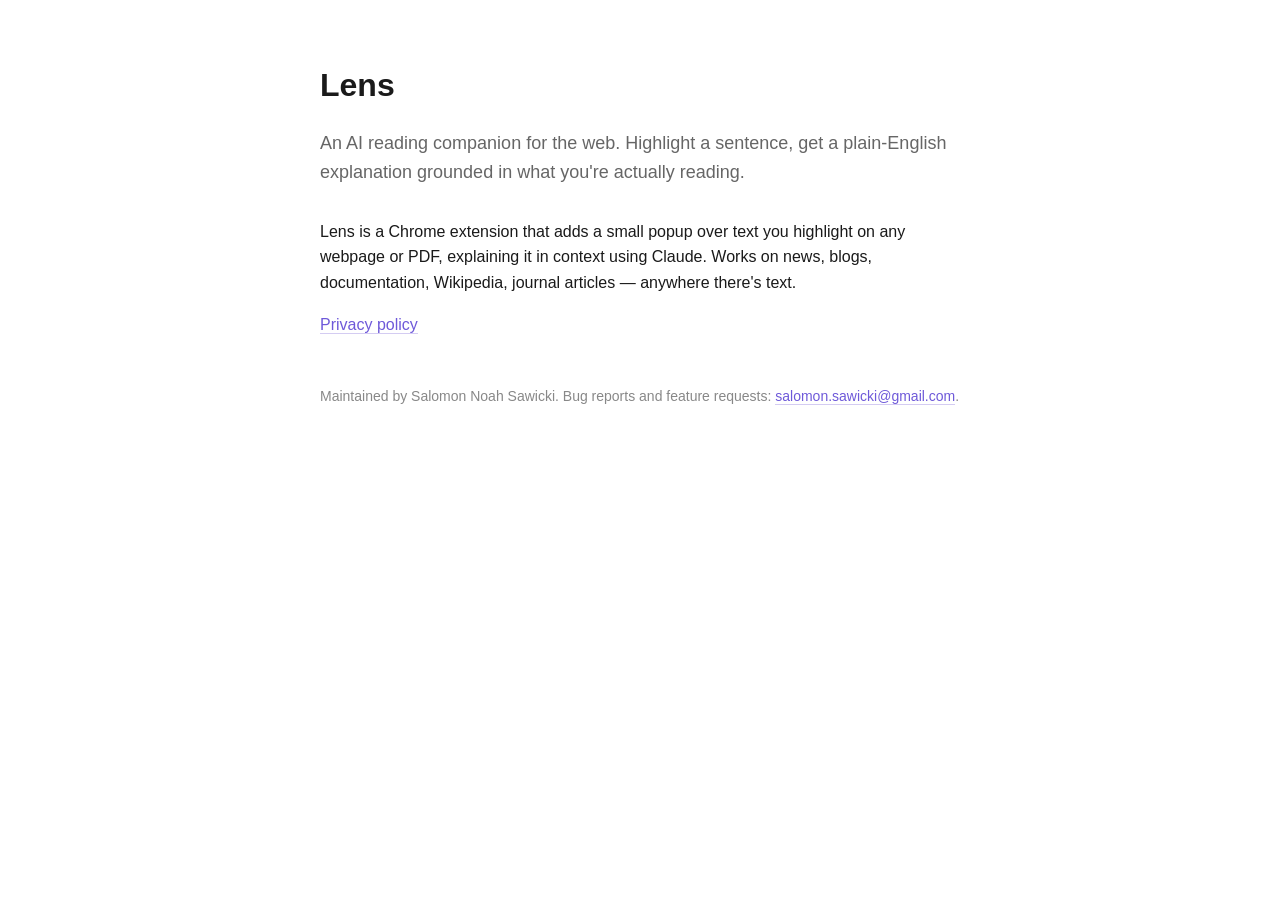
<file: index.html>
<!DOCTYPE html>
<html lang="en">
<head>
  <meta charset="UTF-8">
  <meta name="viewport" content="width=device-width, initial-scale=1.0">
  <title>Lens — AI Reading Companion</title>
  <style>
    body {
      font-family: -apple-system, BlinkMacSystemFont, "Segoe UI", Roboto, sans-serif;
      max-width: 640px;
      margin: 60px auto;
      padding: 0 24px;
      color: #1a1a1a;
      line-height: 1.6;
    }
    h1 { font-weight: 600; margin-bottom: 8px; }
    .tagline { color: #666; font-size: 18px; margin-bottom: 32px; }
    a { color: #6e59d9; text-decoration: none; border-bottom: 1px solid #d4ccf2; }
    a:hover { background: #f3efff; }
    .meta { margin-top: 48px; color: #888; font-size: 14px; }
  </style>
</head>
<body>
  <h1>Lens</h1>
  <p class="tagline">An AI reading companion for the web. Highlight a sentence, get a plain-English explanation grounded in what you're actually reading.</p>

  <p>Lens is a Chrome extension that adds a small popup over text you highlight on any webpage or PDF, explaining it in context using Claude. Works on news, blogs, documentation, Wikipedia, journal articles — anywhere there's text.</p>

  <p>
    <a href="PRIVACY.md">Privacy policy</a>
  </p>

  <p class="meta">Maintained by Salomon Noah Sawicki. Bug reports and feature requests: <a href="mailto:salomon.sawicki@gmail.com">salomon.sawicki@gmail.com</a>.</p>
</body>
</html>
</file>
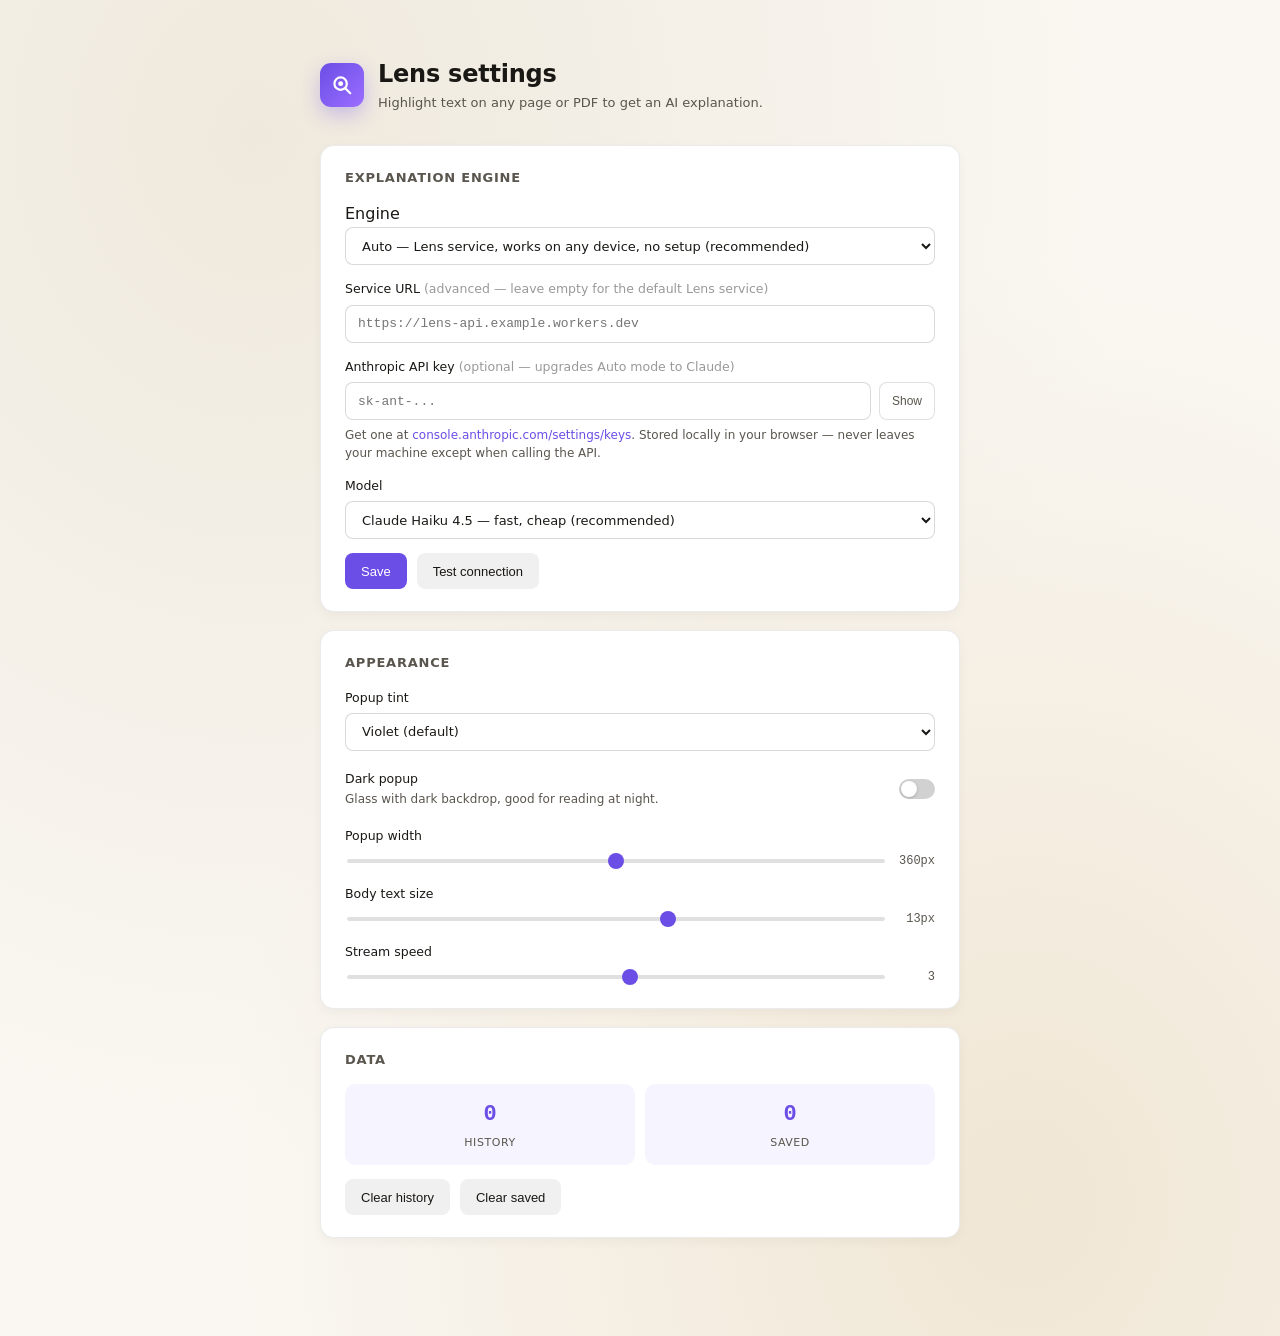
<file: extension/options.html>
<!DOCTYPE html>
<html lang="en">
<head>


<meta charset="UTF-8" />
<meta name="viewport" content="width=device-width, initial-scale=1" />
<title>Lens — Settings</title>
<style>
  :root {
    --accent: #6b4ee6;
    --ink: #1a1814;
    --ink-soft: #5a564e;
    --ink-faint: #8a8378;
    --bg: #faf7f2;
    --card: #ffffff;
    --rule: rgba(0,0,0,.08);
  }
  * { box-sizing: border-box; }
  body {
    margin: 0;
    background:
      radial-gradient(ellipse at 20% 10%, #efe9dd 0%, transparent 60%),
      radial-gradient(ellipse at 80% 90%, #f0e6d4 0%, transparent 55%),
      var(--bg);
    color: var(--ink);
    font-family: -apple-system, BlinkMacSystemFont, "Inter", system-ui, sans-serif;
    line-height: 1.55;
    min-height: 100vh;
    padding: 56px 24px 80px;
  }
  .wrap { max-width: 640px; margin: 0 auto; }
  .header {
    display: flex;
    align-items: center;
    gap: 14px;
    margin-bottom: 32px;
  }
  .logo {
    width: 44px; height: 44px;
    border-radius: 11px;
    background: linear-gradient(135deg, #6b4ee6, #9b6dff);
    color: #fff;
    display: flex; align-items: center; justify-content: center;
    box-shadow: 0 8px 20px rgba(107,78,230,.3);
  }
  h1 { font-size: 24px; margin: 0; font-weight: 600; letter-spacing: -0.01em; }
  .header-sub { color: var(--ink-soft); font-size: 13px; }
  .card {
    background: var(--card);
    border: 0.5px solid var(--rule);
    border-radius: 14px;
    padding: 22px 24px;
    box-shadow: 0 1px 0 rgba(255,255,255,.6) inset, 0 4px 12px rgba(0,0,0,.04);
    margin-bottom: 18px;
  }
  .card-title {
    font-size: 13px;
    font-weight: 600;
    text-transform: uppercase;
    letter-spacing: 0.06em;
    color: var(--ink-soft);
    margin: 0 0 14px;
  }
  label { display: block; margin-bottom: 14px; }
  label:last-child { margin-bottom: 0; }
  .lbl {
    display: block;
    font-size: 12.5px;
    font-weight: 500;
    margin-bottom: 6px;
    color: var(--ink);
  }
  .hint {
    font-size: 12px;
    color: var(--ink-soft);
    margin-top: 6px;
    line-height: 1.5;
  }
  .hint a { color: var(--accent); text-decoration: none; font-weight: 500; }
  .hint a:hover { text-decoration: underline; }
  input[type="text"], input[type="password"], select {
    width: 100%;
    height: 38px;
    padding: 0 12px;
    border: 0.5px solid rgba(0,0,0,.15);
    border-radius: 8px;
    background: #fff;
    font: inherit;
    font-size: 13px;
    color: var(--ink);
    outline: none;
    transition: border-color 0.12s, box-shadow 0.12s;
    font-family: ui-monospace, "SF Mono", Menlo, monospace;
  }
  select { font-family: inherit; }
  input:focus, select:focus {
    border-color: var(--accent);
    box-shadow: 0 0 0 3px rgba(107,78,230,.16);
  }
  .row {
    display: flex;
    gap: 8px;
    align-items: center;
  }
  .row > input { flex: 1; }
  .row .show-btn {
    height: 38px;
    padding: 0 12px;
    border: 0.5px solid rgba(0,0,0,.12);
    background: #fff;
    border-radius: 8px;
    font-size: 12px;
    color: var(--ink-soft);
    cursor: pointer;
  }
  .row .show-btn:hover { background: rgba(0,0,0,.04); }
  .btn-row {
    display: flex;
    gap: 10px;
    margin-top: 4px;
    align-items: center;
  }
  .btn {
    height: 36px;
    padding: 0 16px;
    border: 0;
    border-radius: 8px;
    background: var(--accent);
    color: #fff;
    font-size: 13px;
    font-weight: 500;
    cursor: pointer;
  }
  .btn:hover { background: #5a3fd9; }
  .btn.secondary {
    background: rgba(0,0,0,.06);
    color: var(--ink);
  }
  .btn.secondary:hover { background: rgba(0,0,0,.1); }
  .status {
    font-size: 12px;
    color: var(--ink-soft);
    margin-left: 8px;
  }
  .status.ok { color: #1f8a5b; }
  .status.err { color: #b91c1c; }
  .slider-row {
    display: grid;
    grid-template-columns: 1fr auto;
    gap: 12px;
    align-items: center;
  }
  input[type="range"] {
    -webkit-appearance: none;
    width: 100%;
    height: 4px;
    border-radius: 999px;
    background: rgba(0,0,0,.12);
    outline: none;
  }
  input[type="range"]::-webkit-slider-thumb {
    -webkit-appearance: none;
    width: 16px; height: 16px;
    border-radius: 50%;
    background: var(--accent);
    cursor: pointer;
  }
  .val {
    font-family: ui-monospace, "SF Mono", Menlo, monospace;
    font-size: 12px;
    color: var(--ink-soft);
    min-width: 40px;
    text-align: right;
  }
  .toggle-row {
    display: flex;
    align-items: center;
    justify-content: space-between;
    padding: 4px 0;
  }
  .toggle {
    position: relative;
    width: 36px; height: 20px;
    border: 0;
    border-radius: 999px;
    background: rgba(0,0,0,.18);
    cursor: pointer;
    transition: background 0.15s;
  }
  .toggle[data-on="1"] { background: var(--accent); }
  .toggle i {
    position: absolute;
    top: 2px; left: 2px;
    width: 16px; height: 16px;
    border-radius: 50%;
    background: #fff;
    box-shadow: 0 1px 3px rgba(0,0,0,.2);
    transition: transform 0.15s;
  }
  .toggle[data-on="1"] i { transform: translateX(16px); }

  .stats {
    display: grid;
    grid-template-columns: repeat(2, 1fr);
    gap: 10px;
    margin-top: 8px;
  }
  .stat {
    padding: 14px;
    background: rgba(107,78,230,.06);
    border-radius: 10px;
    text-align: center;
  }
  .stat-n {
    font-size: 22px;
    font-weight: 600;
    color: var(--accent);
    font-family: ui-monospace, "SF Mono", Menlo, monospace;
  }
  .stat-l {
    font-size: 11px;
    color: var(--ink-soft);
    text-transform: uppercase;
    letter-spacing: 0.05em;
    margin-top: 2px;
  }
  .danger { color: #b91c1c; }
  .danger:hover { background: rgba(185,28,28,.08); }
</style>
</head>
<body>
<div class="wrap">
  <div class="header">
    <div class="logo">
      <svg width="22" height="22" viewBox="0 0 16 16" fill="none">
        <circle cx="7" cy="7" r="4.5" stroke="currentColor" stroke-width="1.6"/>
        <path d="M10.5 10.5L14 14" stroke="currentColor" stroke-width="1.6" stroke-linecap="round"/>
        <circle cx="7" cy="7" r="1.8" fill="currentColor"/>
      </svg>
    </div>
    <div>
      <h1>Lens settings</h1>
      <div class="header-sub">Highlight text on any page or PDF to get an AI explanation.</div>
    </div>
  </div>

  <div class="card">
    <div class="card-title">Explanation engine</div>
    <label>
      <span>Engine</span>
      <select id="engine">
        <option value="auto">Auto — Lens service, works on any device, no setup (recommended)</option>
        <option value="lens">Lens service only — free cloud, no key needed</option>
        <option value="builtin">Built-in AI only — on-device, private, needs supported hardware</option>
        <option value="cloud">Claude API — highest quality, needs your Anthropic key</option>
      </select>
      <div class="hint" id="engineStatus" style="margin-top:6px;font-size:12px;color:#777"></div>
      <button class="btn secondary" id="downloadBtn" style="display:none;margin-top:6px">Download built-in model</button>
    </label>

    <label>
      <span class="lbl">Service URL <span style="font-weight:400;color:#999">(advanced — leave empty for the default Lens service)</span></span>
      <input type="text" id="serverUrl" placeholder="https://lens-api.example.workers.dev" autocomplete="off" spellcheck="false" />
    </label>

    <label>
      <span class="lbl">Anthropic API key <span style="font-weight:400;color:#999">(optional — upgrades Auto mode to Claude)</span></span>
      <div class="row">
        <input type="password" id="apiKey" placeholder="sk-ant-..." autocomplete="off" spellcheck="false" />
        <button class="show-btn" id="showBtn" type="button">Show</button>
      </div>
      <div class="hint">
        Get one at <a href="https://console.anthropic.com/settings/keys" target="_blank" rel="noreferrer">console.anthropic.com/settings/keys</a>. Stored locally in your browser — never leaves your machine except when calling the API.
      </div>
    </label>
    <label>
      <span class="lbl">Model</span>
      <select id="model">
        <option value="claude-haiku-4-5-20251001">Claude Haiku 4.5 — fast, cheap (recommended)</option>
        <option value="claude-sonnet-4-6">Claude Sonnet 4.6 — slower, more thorough</option>
        <option value="claude-opus-4-7">Claude Opus 4.7 — most capable</option>
      </select>
    </label>
    <div class="btn-row">
      <button class="btn" id="saveBtn">Save</button>
      <button class="btn secondary" id="testBtn">Test connection</button>
      <span class="status" id="status"></span>
    </div>
  </div>

  <div class="card">
    <div class="card-title">Appearance</div>
    <label>
      <span class="lbl">Popup tint</span>
      <select id="tint">
        <option value="violet">Violet (default)</option>
        <option value="slate">Slate</option>
        <option value="amber">Amber</option>
      </select>
    </label>
    <div class="toggle-row">
      <div>
        <div class="lbl" style="margin-bottom:0">Dark popup</div>
        <div class="hint" style="margin-top:2px">Glass with dark backdrop, good for reading at night.</div>
      </div>
      <button class="toggle" id="dark" data-on="0"><i></i></button>
    </div>
    <label style="margin-top:14px">
      <span class="lbl">Popup width</span>
      <div class="slider-row">
        <input type="range" id="popupWidth" min="280" max="460" step="10" />
        <span class="val" id="popupWidthVal">360px</span>
      </div>
    </label>
    <label>
      <span class="lbl">Body text size</span>
      <div class="slider-row">
        <input type="range" id="fontSize" min="11" max="16" step="1" />
        <span class="val" id="fontSizeVal">13px</span>
      </div>
    </label>
    <label>
      <span class="lbl">Stream speed</span>
      <div class="slider-row">
        <input type="range" id="streamSpeed" min="1" max="20" step="1" />
        <span class="val" id="streamSpeedVal">3</span>
      </div>
    </label>
  </div>

  <div class="card">
    <div class="card-title">Data</div>
    <div class="stats">
      <div class="stat"><div class="stat-n" id="historyCount">0</div><div class="stat-l">history</div></div>
      <div class="stat"><div class="stat-n" id="savedCount">0</div><div class="stat-l">saved</div></div>
    </div>
    <div class="btn-row" style="margin-top:14px">
      <button class="btn secondary" id="clearHistory">Clear history</button>
      <button class="btn secondary" id="clearSaved">Clear saved</button>
    </div>
  </div>
</div>
<script src="options.js"></script>
</body>
</html>
</file>
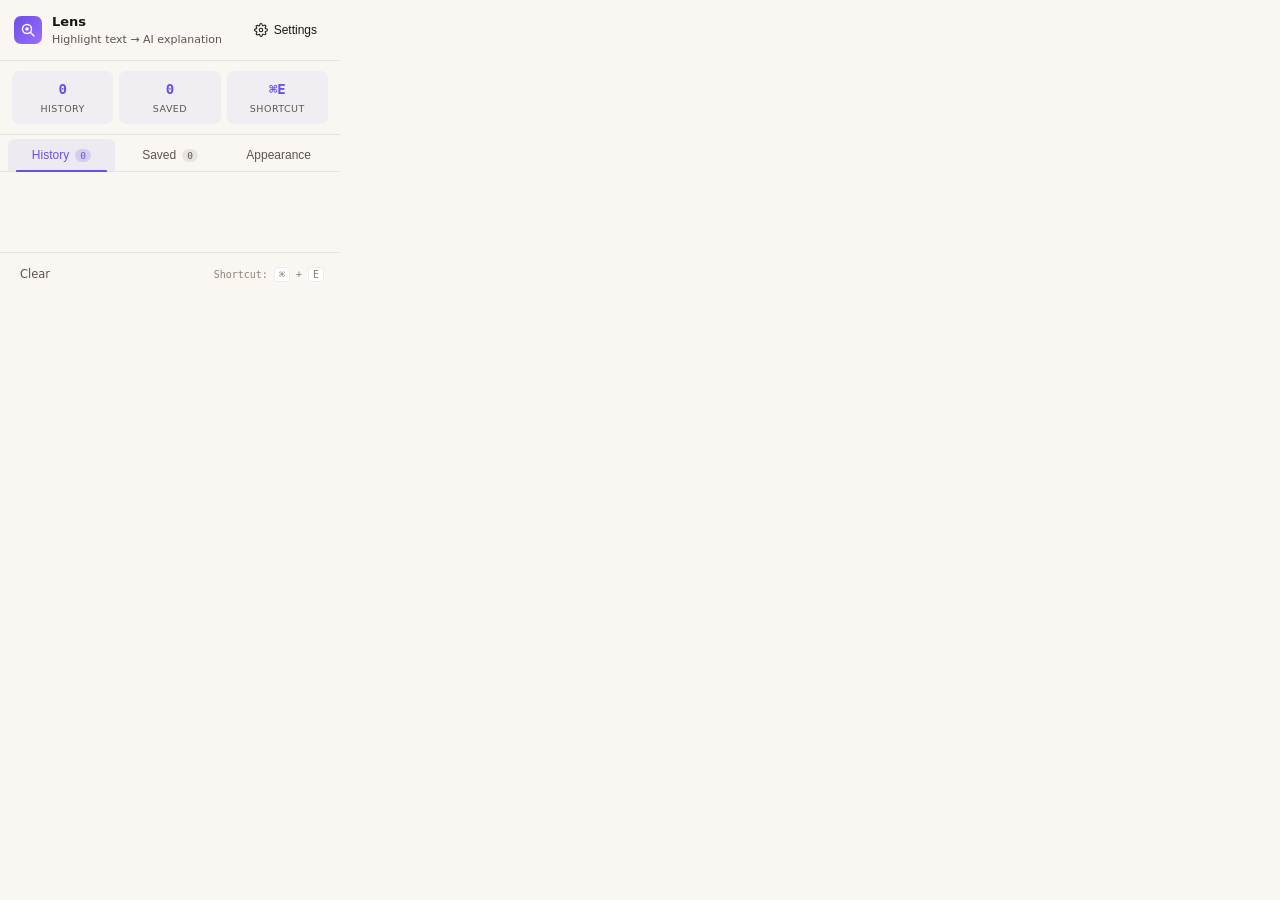
<file: extension/popup.html>
<!DOCTYPE html>
<html lang="en">
<head>


<meta charset="UTF-8" />
<title>Lens</title>
<style>
  :root {
    --accent: #6b4ee6;
    --ink: #1a1814;
    --ink-soft: #5a564e;
    --ink-faint: #8a8378;
    --bg: #faf7f2;
    --rule: rgba(0,0,0,.08);
  }
  * { box-sizing: border-box; }
  body {
    margin: 0;
    width: 340px;
    max-height: 520px;
    overflow-y: auto;
    background: var(--bg);
    color: var(--ink);
    font-family: -apple-system, BlinkMacSystemFont, "Inter", system-ui, sans-serif;
    font-size: 13px;
    line-height: 1.5;
  }
  .hd {
    display: flex;
    align-items: center;
    gap: 10px;
    padding: 12px 14px;
    border-bottom: 0.5px solid var(--rule);
  }
  .logo {
    width: 28px; height: 28px;
    border-radius: 7px;
    background: linear-gradient(135deg, #6b4ee6, #9b6dff);
    color: #fff;
    display: flex; align-items: center; justify-content: center;
  }
  .hd-title { font-size: 13px; font-weight: 600; }
  .hd-sub { font-size: 11px; color: var(--ink-soft); }
  .hd-actions { margin-left: auto; display: flex; gap: 2px; }
  .icon-btn {
    width: 26px; height: 26px;
    border: 0;
    background: transparent;
    color: var(--ink-soft);
    border-radius: 5px;
    display: flex; align-items: center; justify-content: center;
    cursor: pointer;
  }
  .icon-btn:hover { background: rgba(0,0,0,.06); color: var(--ink); }
  .icon-btn.icon-btn-wide { width: auto; padding: 0 9px; gap: 6px; font-size: 12px; font-weight: 500; color: var(--ink); }

  .stats {
    display: grid;
    grid-template-columns: repeat(3, 1fr);
    gap: 6px;
    padding: 10px 12px;
    border-bottom: 0.5px solid var(--rule);
  }
  .stat {
    padding: 8px 6px;
    background: rgba(107,78,230,.06);
    border-radius: 7px;
    text-align: center;
  }
  .stat-n {
    font-family: ui-monospace, "SF Mono", Menlo, monospace;
    font-size: 14px;
    font-weight: 600;
    color: var(--accent);
  }
  .stat-l {
    font-size: 9.5px;
    color: var(--ink-soft);
    text-transform: uppercase;
    letter-spacing: 0.05em;
    margin-top: 2px;
  }

  .tabs {
    display: flex;
    padding: 4px 8px 0;
    gap: 2px;
    border-bottom: 0.5px solid var(--rule);
  }
  .tab {
    flex: 1;
    height: 32px;
    border: 0;
    background: transparent;
    color: var(--ink-soft);
    font-size: 12px;
    font-weight: 500;
    border-radius: 6px 6px 0 0;
    cursor: pointer;
    display: inline-flex;
    align-items: center;
    justify-content: center;
    gap: 6px;
    position: relative;
  }
  .tab.is-active { color: var(--accent); background: rgba(107,78,230,.08); }
  .tab.is-active::after {
    content: '';
    position: absolute;
    bottom: -0.5px; left: 8px; right: 8px;
    height: 2px;
    background: var(--accent);
    border-radius: 1px 1px 0 0;
  }
  .tab-count {
    font-family: ui-monospace, monospace;
    font-size: 9.5px;
    padding: 1px 5px;
    border-radius: 999px;
    background: rgba(0,0,0,.07);
  }
  .tab.is-active .tab-count { background: rgba(107,78,230,.18); }

  .body {
    padding: 6px 0;
    min-height: 80px;
    max-height: 320px;
    overflow-y: auto;
  }
  .empty {
    padding: 22px 16px;
    text-align: center;
    color: var(--ink-soft);
    font-size: 12px;
    line-height: 1.5;
  }
  .item {
    padding: 9px 14px;
    cursor: pointer;
    border-bottom: 0.5px solid var(--rule);
    transition: background 0.12s;
  }
  .item:hover { background: rgba(0,0,0,.04); }
  .item:last-child { border-bottom: 0; }
  .item-row {
    display: flex;
    align-items: flex-start;
    gap: 8px;
    margin-bottom: 5px;
  }
  .item-q {
    flex: 1;
    font-family: "Source Serif Pro", Charter, Georgia, serif;
    font-style: italic;
    font-size: 12px;
    color: rgba(26,24,20,.78);
    line-height: 1.4;
  }
  .item-bookmark { color: var(--accent); flex-shrink: 0; margin-top: 2px; }
  .item-e {
    font-size: 11.5px;
    color: var(--ink-soft);
    line-height: 1.4;
    margin-bottom: 4px;
  }
  .item-meta {
    display: flex;
    justify-content: space-between;
    align-items: center;
    font-family: ui-monospace, monospace;
    font-size: 9.5px;
    text-transform: uppercase;
    letter-spacing: 0.05em;
    color: var(--ink-faint);
  }
  .item-meta .go { color: var(--accent); opacity: 0; transition: opacity 0.12s; }
  .item:hover .item-meta .go { opacity: 1; }

  .ft {
    border-top: 0.5px solid var(--rule);
    padding: 8px 10px;
    display: flex;
    gap: 6px;
    align-items: center;
  }
  .ft button {
    height: 26px;
    padding: 0 10px;
    border: 0;
    background: transparent;
    color: var(--ink-soft);
    font: inherit;
    font-size: 11.5px;
    font-weight: 500;
    border-radius: 6px;
    cursor: pointer;
    display: inline-flex;
    align-items: center;
    gap: 5px;
  }
  .ft button:hover { background: rgba(0,0,0,.06); color: var(--ink); }
  .ft .spacer { flex: 1; }
  .ft .kbd-hint {
    font-family: ui-monospace, monospace;
    font-size: 10px;
    color: var(--ink-faint);
    padding: 0 6px;
  }
  .ft .kbd-hint kbd {
    padding: 1px 4px;
    border: 0.5px solid var(--rule);
    border-radius: 3px;
    background: #fff;
  }

  .appearance { padding: 14px 16px; display: flex; flex-direction: column; gap: 14px; }
  .ap-row { display: flex; align-items: center; gap: 12px; }
  .ap-row.ap-col { flex-direction: column; align-items: stretch; gap: 6px; }
  .ap-lbl { font-size: 12px; font-weight: 500; color: var(--ink); flex: 1; }
  .ap-lbl-row { display: flex; justify-content: space-between; align-items: baseline; }
  .ap-val { font-size: 11px; color: var(--ink-soft); font-variant-numeric: tabular-nums; }
  .ap-tints { display: flex; gap: 8px; }
  .ap-tint { width: 22px; height: 22px; border-radius: 50%; border: 2px solid transparent; background: var(--c); cursor: pointer; padding: 0; }
  .ap-tint.is-active { border-color: var(--ink); box-shadow: inset 0 0 0 2px #fff; }
  .ap-toggle { width: 36px; height: 20px; border-radius: 999px; background: rgba(0,0,0,.12); border: 0; padding: 0; cursor: pointer; position: relative; transition: background .15s; }
  .ap-toggle i { position: absolute; left: 2px; top: 2px; width: 16px; height: 16px; border-radius: 50%; background: #fff; transition: left .15s; box-shadow: 0 1px 2px rgba(0,0,0,.2); display: block; }
  .ap-toggle[data-on="1"] { background: var(--accent); }
  .ap-toggle[data-on="1"] i { left: 18px; }
  .appearance input[type="range"] { -webkit-appearance: none; appearance: none; width: 100%; height: 4px; background: rgba(0,0,0,.1); border-radius: 2px; }
  .appearance input[type="range"]::-webkit-slider-thumb { -webkit-appearance: none; appearance: none; width: 14px; height: 14px; background: var(--accent); border-radius: 50%; cursor: pointer; border: 0; }
  body.on-appearance .ft #clearBtn,
  body.on-appearance .ft .kbd-hint { display: none; }
  body.on-appearance .ft::before { content: "Changes apply to the in-page Lens popup."; font-size: 11px; color: var(--ink-soft); flex: 1; }
</style>
</head>
<body>
<div class="hd">
  <div class="logo">
    <svg width="16" height="16" viewBox="0 0 16 16" fill="none">
      <circle cx="7" cy="7" r="4.5" stroke="currentColor" stroke-width="1.4"/>
      <path d="M10.5 10.5L14 14" stroke="currentColor" stroke-width="1.4" stroke-linecap="round"/>
      <circle cx="7" cy="7" r="1.8" fill="currentColor"/>
    </svg>
  </div>
  <div>
    <div class="hd-title">Lens</div>
    <div class="hd-sub">Highlight text → AI explanation</div>
  </div>
  <div class="hd-actions">
    <button class="icon-btn icon-btn-wide" id="optionsBtn" title="Open Lens settings">
      <svg width="14" height="14" viewBox="0 0 24 24" fill="none">
        <circle cx="12" cy="12" r="3" stroke="currentColor" stroke-width="1.8"/>
        <path d="M19.4 15a1.65 1.65 0 0 0 .33 1.82l.06.06a2 2 0 1 1-2.83 2.83l-.06-.06a1.65 1.65 0 0 0-1.82-.33 1.65 1.65 0 0 0-1 1.51V21a2 2 0 1 1-4 0v-.09a1.65 1.65 0 0 0-1-1.51 1.65 1.65 0 0 0-1.82.33l-.06.06a2 2 0 1 1-2.83-2.83l.06-.06a1.65 1.65 0 0 0 .33-1.82 1.65 1.65 0 0 0-1.51-1H3a2 2 0 1 1 0-4h.09a1.65 1.65 0 0 0 1.51-1 1.65 1.65 0 0 0-.33-1.82l-.06-.06a2 2 0 1 1 2.83-2.83l.06.06a1.65 1.65 0 0 0 1.82.33H9a1.65 1.65 0 0 0 1-1.51V3a2 2 0 1 1 4 0v.09a1.65 1.65 0 0 0 1 1.51 1.65 1.65 0 0 0 1.82-.33l.06-.06a2 2 0 1 1 2.83 2.83l-.06.06a1.65 1.65 0 0 0-.33 1.82V9a1.65 1.65 0 0 0 1.51 1H21a2 2 0 1 1 0 4h-.09a1.65 1.65 0 0 0-1.51 1z" stroke="currentColor" stroke-width="1.8"/>
      </svg>
      <span>Settings</span>
    </button>
  </div>
</div>

<div class="stats">
  <div class="stat"><div class="stat-n" id="histN">0</div><div class="stat-l">history</div></div>
  <div class="stat"><div class="stat-n" id="savedN">0</div><div class="stat-l">saved</div></div>
  <div class="stat"><div class="stat-n">⌘E</div><div class="stat-l">shortcut</div></div>
</div>

<div class="tabs">
  <button class="tab is-active" data-tab="history">
    History <span class="tab-count" id="histCount">0</span>
  </button>
  <button class="tab" data-tab="saved">
    Saved <span class="tab-count" id="savedCount">0</span>
  </button>
  <button class="tab" data-tab="appearance">Appearance</button>
</div>

<div class="body" id="body"></div>

<div class="ft">
  <button id="clearBtn">Clear</button>
  <div class="spacer"></div>
  <span class="kbd-hint">Shortcut: <kbd>⌘</kbd> + <kbd>E</kbd></span>
</div>

<script src="popup.js"></script>
</body>
</html>
</file>
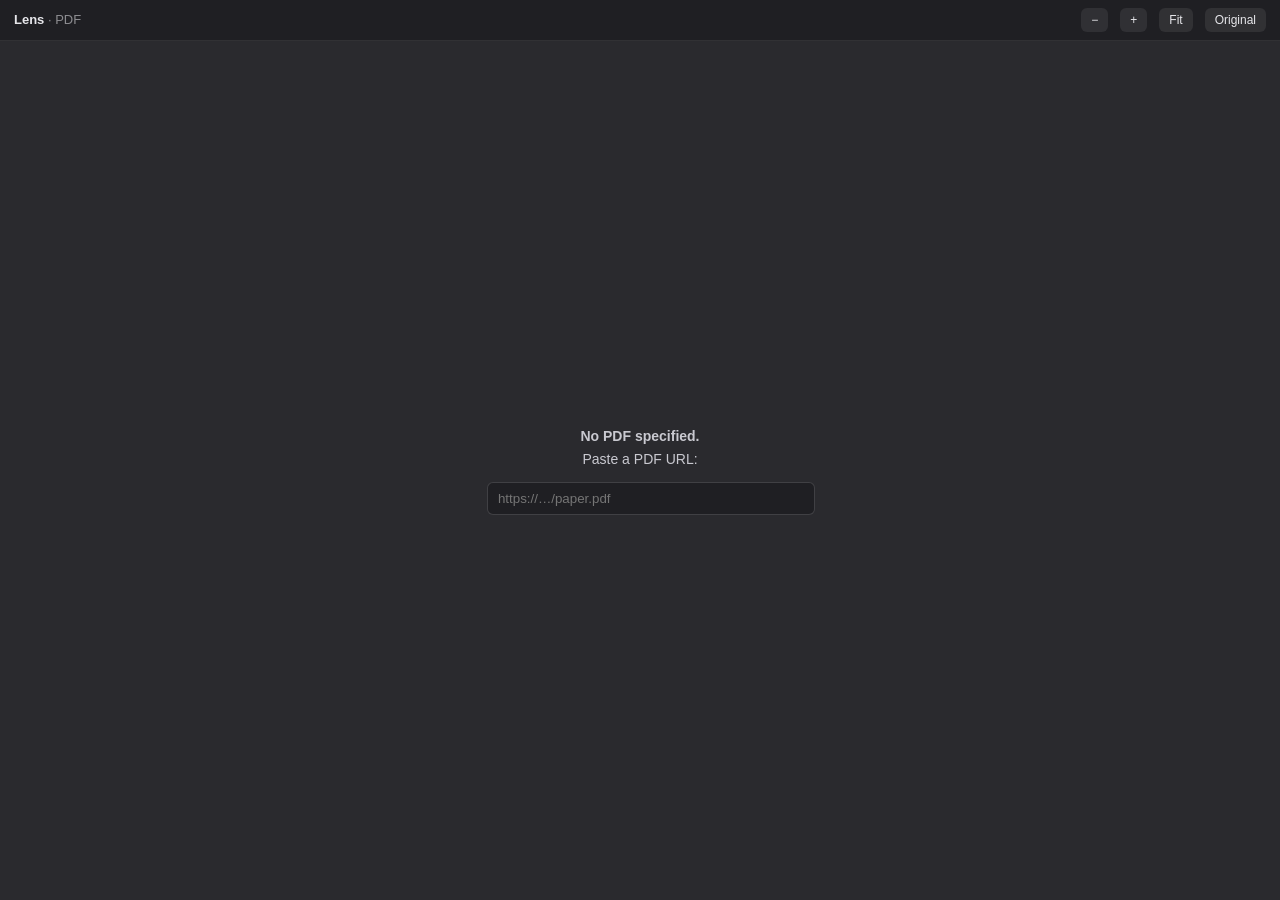
<file: extension/pdfjs/viewer.html>
<!DOCTYPE html>
<html lang="en">
<head>
<meta charset="utf-8">
<meta name="viewport" content="width=device-width, initial-scale=1">
<title>Lens PDF</title>
<link rel="stylesheet" href="./web/pdf_viewer.css">
<link rel="stylesheet" href="../content.css">
<style>
  [hidden] { display: none !important; }   /* must beat #status display:flex */
  html, body { margin: 0; padding: 0; height: 100%; background: #2a2a2e; }
  #toolbar {
    position: fixed; inset: 0 0 auto 0; height: 40px; z-index: 5;
    display: flex; align-items: center; gap: 12px; padding: 0 14px;
    background: #1f1f23; color: #e6e6ea;
    font: 13px/1.4 -apple-system, BlinkMacSystemFont, "Segoe UI", sans-serif;
    border-bottom: 1px solid rgba(255,255,255,.08);
  }
  #toolbar .brand { font-weight: 600; }
  #toolbar .brand span { opacity: .55; font-weight: 400; }
  #toolbar .spacer { flex: 1; }
  #toolbar button {
    background: rgba(255,255,255,.08); color: #e6e6ea; border: 0;
    padding: 5px 10px; border-radius: 6px; font-size: 12px; cursor: pointer;
  }
  #toolbar button:hover { background: rgba(255,255,255,.15); }
  #viewerContainer { position: absolute; inset: 40px 0 0 0; overflow: auto; }
  #viewer { padding: 18px 0 60px; display: flex; flex-direction: column;
            align-items: center; gap: 14px; }
  .page { position: relative; background: #fff;
          box-shadow: 0 2px 14px rgba(0,0,0,.4); }
  .page canvas { display: block; }
  #status {
    position: absolute; inset: 40px 0 0 0; display: flex;
    align-items: center; justify-content: center; color: #c9c9d0;
    font: 14px/1.6 -apple-system, BlinkMacSystemFont, "Segoe UI", sans-serif;
    text-align: center; padding: 24px;
  }
  #status .box { max-width: 460px; }
  #status a { color: #b8a8ff; }
  #status input {
    width: 100%; margin-top: 12px; padding: 8px 10px; border-radius: 6px;
    border: 1px solid rgba(255,255,255,.15); background: #1f1f23; color: #e6e6ea;
  }
</style>
</head>
<body>
  <div id="toolbar">
    <div class="brand">Lens <span>&middot; PDF</span></div>
    <div class="spacer"></div>
    <button id="zoomOut" title="Zoom out">&minus;</button>
    <button id="zoomIn" title="Zoom in">+</button>
    <button id="fitWidth" title="Fit width">Fit</button>
    <button id="openOriginal" title="Open the original PDF in Chrome">Original</button>
  </div>

  <div id="viewerContainer"><div id="viewer"></div></div>

  <div id="status" hidden><div class="box" id="statusBox"></div></div>

  <script type="module" src="./viewer.js"></script>
  <script src="../content.js"></script>
</body>
</html>
</file>
<file: extension/pdfjs/web/pdf_viewer.css>
/* Copyright 2014 Mozilla Foundation
 *
 * Licensed under the Apache License, Version 2.0 (the "License");
 * you may not use this file except in compliance with the License.
 * You may obtain a copy of the License at
 *
 *     http://www.apache.org/licenses/LICENSE-2.0
 *
 * Unless required by applicable law or agreed to in writing, software
 * distributed under the License is distributed on an "AS IS" BASIS,
 * WITHOUT WARRANTIES OR CONDITIONS OF ANY KIND, either express or implied.
 * See the License for the specific language governing permissions and
 * limitations under the License.
 */

.messageBar{
  --closing-button-icon:url(images/messageBar_closingButton.svg);
  --message-bar-close-button-color:var(--text-primary-color);
  --message-bar-close-button-color-hover:var(--text-primary-color);
  --message-bar-close-button-border-radius:4px;
  --message-bar-close-button-border:none;
  --csstools-light-dark-toggle--0:var(--csstools-color-scheme--light) rgb(251 251 254 / 0.14);
  --message-bar-close-button-hover-bg-color:var(--csstools-light-dark-toggle--0, rgb(21 20 26 / 0.14));
  --csstools-light-dark-toggle--1:var(--csstools-color-scheme--light) rgb(251 251 254 / 0.21);
  --message-bar-close-button-active-bg-color:var(--csstools-light-dark-toggle--1, rgb(21 20 26 / 0.21));
  --csstools-light-dark-toggle--2:var(--csstools-color-scheme--light) rgb(251 251 254 / 0.07);
  --message-bar-close-button-focus-bg-color:var(--csstools-light-dark-toggle--2, rgb(21 20 26 / 0.07));
}

@supports (color: light-dark(red, red)) and (color: rgb(0 0 0 / 0)){
.messageBar{
  --message-bar-close-button-hover-bg-color:light-dark(
    rgb(21 20 26 / 0.14),
    rgb(251 251 254 / 0.14)
  );
  --message-bar-close-button-active-bg-color:light-dark(
    rgb(21 20 26 / 0.21),
    rgb(251 251 254 / 0.21)
  );
  --message-bar-close-button-focus-bg-color:light-dark(
    rgb(21 20 26 / 0.07),
    rgb(251 251 254 / 0.07)
  );
}
}

@supports not (color: light-dark(tan, tan)){

.messageBar *{
  --csstools-light-dark-toggle--0:var(--csstools-color-scheme--light) rgb(251 251 254 / 0.14);
  --message-bar-close-button-hover-bg-color:var(--csstools-light-dark-toggle--0, rgb(21 20 26 / 0.14));
  --csstools-light-dark-toggle--1:var(--csstools-color-scheme--light) rgb(251 251 254 / 0.21);
  --message-bar-close-button-active-bg-color:var(--csstools-light-dark-toggle--1, rgb(21 20 26 / 0.21));
  --csstools-light-dark-toggle--2:var(--csstools-color-scheme--light) rgb(251 251 254 / 0.07);
  --message-bar-close-button-focus-bg-color:var(--csstools-light-dark-toggle--2, rgb(21 20 26 / 0.07));
  }
}

@media screen and (forced-colors: active){

.messageBar{
    --message-bar-close-button-color:ButtonText;
    --message-bar-close-button-border:1px solid ButtonText;
    --message-bar-close-button-hover-bg-color:ButtonText;
    --message-bar-close-button-active-bg-color:ButtonText;
    --message-bar-close-button-focus-bg-color:ButtonText;
    --message-bar-close-button-color-hover:HighlightText;
}
  }

.messageBar{

  display:flex;
  position:relative;
  padding:8px 8px 8px 16px;
  flex-direction:column;
  justify-content:center;
  align-items:center;
  gap:8px;
  -webkit-user-select:none;
     -moz-user-select:none;
          user-select:none;

  border-radius:4px;

  border:1px solid var(--message-bar-border-color);
  background:var(--message-bar-bg-color);
  color:var(--message-bar-fg-color);
}

.messageBar  > div{
    display:flex;
    align-items:flex-start;
    gap:8px;
    align-self:stretch;
  }

:is(.messageBar > div)::before{
      content:"";
      display:inline-block;
      width:16px;
      height:16px;
      -webkit-mask-image:var(--message-bar-icon);
              mask-image:var(--message-bar-icon);
      -webkit-mask-size:cover;
              mask-size:cover;
      background-color:var(--message-bar-icon-color);
      flex-shrink:0;
    }

.messageBar button{
    cursor:pointer;
  }

:is(.messageBar button):focus-visible{
      outline:var(--focus-ring-outline);
      outline-offset:2px;
    }

.messageBar .closeButton{
    width:32px;
    height:32px;
    background:none;
    border-radius:var(--message-bar-close-button-border-radius);
    border:var(--message-bar-close-button-border);

    display:flex;
    align-items:center;
    justify-content:center;
  }

:is(.messageBar .closeButton)::before{
      content:"";
      display:inline-block;
      width:16px;
      height:16px;
      -webkit-mask-image:var(--closing-button-icon);
              mask-image:var(--closing-button-icon);
      -webkit-mask-size:cover;
              mask-size:cover;
      background-color:var(--message-bar-close-button-color);
    }

:is(.messageBar .closeButton):is(:hover,:active,:focus)::before{
      background-color:var(--message-bar-close-button-color-hover);
    }

:is(.messageBar .closeButton):hover{
      background-color:var(--message-bar-close-button-hover-bg-color);
    }

:is(.messageBar .closeButton):active{
      background-color:var(--message-bar-close-button-active-bg-color);
    }

:is(.messageBar .closeButton):focus{
      background-color:var(--message-bar-close-button-focus-bg-color);
    }

:is(.messageBar .closeButton)  > span{
      display:inline-block;
      width:0;
      height:0;
      overflow:hidden;
    }

#editorUndoBar{
  --csstools-light-dark-toggle--3:var(--csstools-color-scheme--light) #fbfbfe;
  --text-primary-color:var(--csstools-light-dark-toggle--3, #15141a);

  --message-bar-icon:url(images/messageBar_info.svg);
  --csstools-light-dark-toggle--4:var(--csstools-color-scheme--light) #73a7f3;
  --message-bar-icon-color:var(--csstools-light-dark-toggle--4, #0060df);
  --csstools-light-dark-toggle--5:var(--csstools-color-scheme--light) #003070;
  --message-bar-bg-color:var(--csstools-light-dark-toggle--5, #deeafc);
  --message-bar-fg-color:var(--text-primary-color);
  --csstools-light-dark-toggle--6:var(--csstools-color-scheme--light) rgb(255 255 255 / 0.08);
  --message-bar-border-color:var(--csstools-light-dark-toggle--6, rgb(0 0 0 / 0.08));

  --csstools-light-dark-toggle--7:var(--csstools-color-scheme--light) rgb(255 255 255 / 0.08);

  --undo-button-bg-color:var(--csstools-light-dark-toggle--7, rgb(21 20 26 / 0.07));
  --csstools-light-dark-toggle--8:var(--csstools-color-scheme--light) rgb(255 255 255 / 0.14);
  --undo-button-bg-color-hover:var(--csstools-light-dark-toggle--8, rgb(21 20 26 / 0.14));
  --csstools-light-dark-toggle--9:var(--csstools-color-scheme--light) rgb(255 255 255 / 0.21);
  --undo-button-bg-color-active:var(--csstools-light-dark-toggle--9, rgb(21 20 26 / 0.21));

  --csstools-light-dark-toggle--10:var(--csstools-color-scheme--light) #0df;

  --undo-button-border:1px solid var(--csstools-light-dark-toggle--10, #0060df);

  --undo-button-fg-color:var(--message-bar-fg-color);
  --undo-button-fg-color-hover:var(--undo-button-fg-color);
  --undo-button-fg-color-active:var(--undo-button-fg-color);
}

@supports (color: light-dark(red, red)){
#editorUndoBar{
  --text-primary-color:light-dark(#15141a, #fbfbfe);
  --message-bar-icon-color:light-dark(#0060df, #73a7f3);
  --message-bar-bg-color:light-dark(#deeafc, #003070);
}
}

@supports (color: light-dark(red, red)) and (color: rgb(0 0 0 / 0)){
#editorUndoBar{
  --message-bar-border-color:light-dark(
    rgb(0 0 0 / 0.08),
    rgb(255 255 255 / 0.08)
  );

  --undo-button-bg-color:light-dark(
    rgb(21 20 26 / 0.07),
    rgb(255 255 255 / 0.08)
  );
  --undo-button-bg-color-hover:light-dark(
    rgb(21 20 26 / 0.14),
    rgb(255 255 255 / 0.14)
  );
  --undo-button-bg-color-active:light-dark(
    rgb(21 20 26 / 0.21),
    rgb(255 255 255 / 0.21)
  );
}
}

@supports (color: light-dark(red, red)){
#editorUndoBar{

  --undo-button-border:1px solid light-dark(#0060df, #0df);
}
}

@supports not (color: light-dark(tan, tan)){

#editorUndoBar *{
  --csstools-light-dark-toggle--3:var(--csstools-color-scheme--light) #fbfbfe;
  --text-primary-color:var(--csstools-light-dark-toggle--3, #15141a);
  --csstools-light-dark-toggle--4:var(--csstools-color-scheme--light) #73a7f3;
  --message-bar-icon-color:var(--csstools-light-dark-toggle--4, #0060df);
  --csstools-light-dark-toggle--5:var(--csstools-color-scheme--light) #003070;
  --message-bar-bg-color:var(--csstools-light-dark-toggle--5, #deeafc);
  --csstools-light-dark-toggle--6:var(--csstools-color-scheme--light) rgb(255 255 255 / 0.08);
  --message-bar-border-color:var(--csstools-light-dark-toggle--6, rgb(0 0 0 / 0.08));

  --csstools-light-dark-toggle--7:var(--csstools-color-scheme--light) rgb(255 255 255 / 0.08);

  --undo-button-bg-color:var(--csstools-light-dark-toggle--7, rgb(21 20 26 / 0.07));
  --csstools-light-dark-toggle--8:var(--csstools-color-scheme--light) rgb(255 255 255 / 0.14);
  --undo-button-bg-color-hover:var(--csstools-light-dark-toggle--8, rgb(21 20 26 / 0.14));
  --csstools-light-dark-toggle--9:var(--csstools-color-scheme--light) rgb(255 255 255 / 0.21);
  --undo-button-bg-color-active:var(--csstools-light-dark-toggle--9, rgb(21 20 26 / 0.21));

  --csstools-light-dark-toggle--10:var(--csstools-color-scheme--light) #0df;

  --undo-button-border:1px solid var(--csstools-light-dark-toggle--10, #0060df);
  }
}

@media screen and (forced-colors: active){

#editorUndoBar{
    --text-primary-color:CanvasText;

    --message-bar-icon-color:CanvasText;
    --message-bar-bg-color:Canvas;
    --message-bar-border-color:CanvasText;

    --undo-button-bg-color:ButtonText;
    --undo-button-bg-color-hover:SelectedItem;
    --undo-button-bg-color-active:SelectedItem;

    --undo-button-fg-color:ButtonFace;
    --undo-button-fg-color-hover:SelectedItemText;
    --undo-button-fg-color-active:SelectedItemText;

    --undo-button-border:none;
}
  }

#editorUndoBar{

  position:fixed;
  top:50px;
  left:50%;
  transform:translateX(-50%);
  z-index:10;

  padding-block:8px;
  padding-inline:16px 8px;

  font:menu;
  font-size:15px;

  cursor:default;
}

#editorUndoBar button{
    cursor:pointer;
  }

#editorUndoBar #editorUndoBarUndoButton{
    border-radius:4px;
    font-weight:590;
    line-height:19.5px;
    color:var(--undo-button-fg-color);
    border:var(--undo-button-border);
    padding:4px 16px;
    margin-inline-start:8px;
    height:32px;

    background-color:var(--undo-button-bg-color);
  }

:is(#editorUndoBar #editorUndoBarUndoButton):hover{
      background-color:var(--undo-button-bg-color-hover);
      color:var(--undo-button-fg-color-hover);
    }

:is(#editorUndoBar #editorUndoBarUndoButton):active{
      background-color:var(--undo-button-bg-color-active);
      color:var(--undo-button-fg-color-active);
    }

#editorUndoBar  > div{
    align-items:center;
  }

.dialog{
  --csstools-light-dark-toggle--11:var(--csstools-color-scheme--light) #1c1b22;
  --dialog-bg-color:var(--csstools-light-dark-toggle--11, white);
  --csstools-light-dark-toggle--12:var(--csstools-color-scheme--light) #1c1b22;
  --dialog-border-color:var(--csstools-light-dark-toggle--12, white);
  --csstools-light-dark-toggle--13:var(--csstools-color-scheme--light) #15141a;
  --dialog-shadow:0 2px 14px 0 var(--csstools-light-dark-toggle--13, rgb(58 57 68 / 0.2));
  --csstools-light-dark-toggle--14:var(--csstools-color-scheme--light) #fbfbfe;
  --text-primary-color:var(--csstools-light-dark-toggle--14, #15141a);
  --csstools-light-dark-toggle--15:var(--csstools-color-scheme--light) #cfcfd8;
  --text-secondary-color:var(--csstools-light-dark-toggle--15, #5b5b66);
  --hover-filter:brightness(0.9);
  --csstools-light-dark-toggle--16:var(--csstools-color-scheme--light) #0df;
  --link-fg-color:var(--csstools-light-dark-toggle--16, #0060df);
  --csstools-light-dark-toggle--17:var(--csstools-color-scheme--light) #80ebff;
  --link-hover-fg-color:var(--csstools-light-dark-toggle--17, #0250bb);
  --csstools-light-dark-toggle--18:var(--csstools-color-scheme--light) #52525e;
  --separator-color:var(--csstools-light-dark-toggle--18, #f0f0f4);

  --textarea-border-color:#8f8f9d;
  --csstools-light-dark-toggle--19:var(--csstools-color-scheme--light) #42414d;
  --textarea-bg-color:var(--csstools-light-dark-toggle--19, white);
  --textarea-fg-color:var(--text-secondary-color);

  --csstools-light-dark-toggle--20:var(--csstools-color-scheme--light) #2b2a33;

  --radio-bg-color:var(--csstools-light-dark-toggle--20, #f0f0f4);
  --csstools-light-dark-toggle--21:var(--csstools-color-scheme--light) #15141a;
  --radio-checked-bg-color:var(--csstools-light-dark-toggle--21, #fbfbfe);
  --radio-border-color:#8f8f9d;
  --csstools-light-dark-toggle--22:var(--csstools-color-scheme--light) #0df;
  --radio-checked-border-color:var(--csstools-light-dark-toggle--22, #0060df);

  --csstools-light-dark-toggle--23:var(--csstools-color-scheme--light) rgb(251 251 254 / 0.07);

  --button-secondary-bg-color:var(--csstools-light-dark-toggle--23, rgb(21 20 26 / 0.07));
  --button-secondary-fg-color:var(--text-primary-color);
  --button-secondary-border-color:var(--button-secondary-bg-color);
  --csstools-light-dark-toggle--24:var(--csstools-color-scheme--light) rgb(251 251 254 / 0.21);
  --button-secondary-active-bg-color:var(--csstools-light-dark-toggle--24, rgb(21 20 26 / 0.21));
  --button-secondary-active-fg-color:var(--button-secondary-fg-color);
  --button-secondary-active-border-color:var(--button-secondary-bg-color);
  --csstools-light-dark-toggle--25:var(--csstools-color-scheme--light) rgb(251 251 254 / 0.14);
  --button-secondary-hover-bg-color:var(--csstools-light-dark-toggle--25, rgb(21 20 26 / 0.14));
  --button-secondary-hover-fg-color:var(--button-secondary-fg-color);
  --button-secondary-hover-border-color:var(--button-secondary-hover-bg-color);
  --button-secondary-disabled-bg-color:var(--button-secondary-bg-color);
  --button-secondary-disabled-border-color:var(
    --button-secondary-border-color
  );
  --button-secondary-disabled-fg-color:var(--button-secondary-fg-color);

  --csstools-light-dark-toggle--26:var(--csstools-color-scheme--light) #0df;

  --button-primary-bg-color:var(--csstools-light-dark-toggle--26, #0060df);
  --csstools-light-dark-toggle--27:var(--csstools-color-scheme--light) #15141a;
  --button-primary-fg-color:var(--csstools-light-dark-toggle--27, #fbfbfe);
  --button-primary-border-color:var(--button-primary-bg-color);
  --csstools-light-dark-toggle--28:var(--csstools-color-scheme--light) #aaf2ff;
  --button-primary-active-bg-color:var(--csstools-light-dark-toggle--28, #054096);
  --button-primary-active-fg-color:var(--button-primary-fg-color);
  --button-primary-active-border-color:var(--button-primary-active-bg-color);
  --csstools-light-dark-toggle--29:var(--csstools-color-scheme--light) #80ebff;
  --button-primary-hover-bg-color:var(--csstools-light-dark-toggle--29, #0250bb);
  --button-primary-hover-fg-color:var(--button-primary-fg-color);
  --button-primary-hover-border-color:var(--button-primary-hover-bg-color);
  --button-primary-disabled-bg-color:var(--button-primary-bg-color);
  --button-primary-disabled-border-color:var(--button-primary-border-color);
  --button-primary-disabled-fg-color:var(--button-primary-fg-color);
  --button-disabled-opacity:0.4;

  --csstools-light-dark-toggle--30:var(--csstools-color-scheme--light) #42414d;

  --input-text-bg-color:var(--csstools-light-dark-toggle--30, white);
  --input-text-fg-color:var(--text-primary-color);
}

@supports (color: light-dark(red, red)){
.dialog{
  --dialog-bg-color:light-dark(white, #1c1b22);
  --dialog-border-color:light-dark(white, #1c1b22);
}
}

@supports (color: light-dark(red, red)) and (color: rgb(0 0 0 / 0)){
.dialog{
  --dialog-shadow:0 2px 14px 0 light-dark(rgb(58 57 68 / 0.2), #15141a);
}
}

@supports (color: light-dark(red, red)){
.dialog{
  --text-primary-color:light-dark(#15141a, #fbfbfe);
  --text-secondary-color:light-dark(#5b5b66, #cfcfd8);
  --link-fg-color:light-dark(#0060df, #0df);
  --link-hover-fg-color:light-dark(#0250bb, #80ebff);
  --separator-color:light-dark(#f0f0f4, #52525e);
  --textarea-bg-color:light-dark(white, #42414d);

  --radio-bg-color:light-dark(#f0f0f4, #2b2a33);
  --radio-checked-bg-color:light-dark(#fbfbfe, #15141a);
  --radio-checked-border-color:light-dark(#0060df, #0df);
}
}

@supports (color: light-dark(red, red)) and (color: rgb(0 0 0 / 0)){
.dialog{

  --button-secondary-bg-color:light-dark(
    rgb(21 20 26 / 0.07),
    rgb(251 251 254 / 0.07)
  );
  --button-secondary-active-bg-color:light-dark(
    rgb(21 20 26 / 0.21),
    rgb(251 251 254 / 0.21)
  );
  --button-secondary-hover-bg-color:light-dark(
    rgb(21 20 26 / 0.14),
    rgb(251 251 254 / 0.14)
  );
}
}

@supports (color: light-dark(red, red)){
.dialog{

  --button-primary-bg-color:light-dark(#0060df, #0df);
  --button-primary-fg-color:light-dark(#fbfbfe, #15141a);
  --button-primary-active-bg-color:light-dark(#054096, #aaf2ff);
  --button-primary-hover-bg-color:light-dark(#0250bb, #80ebff);

  --input-text-bg-color:light-dark(white, #42414d);
}
}

@supports not (color: light-dark(tan, tan)){

.dialog *{
  --csstools-light-dark-toggle--11:var(--csstools-color-scheme--light) #1c1b22;
  --dialog-bg-color:var(--csstools-light-dark-toggle--11, white);
  --csstools-light-dark-toggle--12:var(--csstools-color-scheme--light) #1c1b22;
  --dialog-border-color:var(--csstools-light-dark-toggle--12, white);
  --csstools-light-dark-toggle--13:var(--csstools-color-scheme--light) #15141a;
  --dialog-shadow:0 2px 14px 0 var(--csstools-light-dark-toggle--13, rgb(58 57 68 / 0.2));
  --csstools-light-dark-toggle--14:var(--csstools-color-scheme--light) #fbfbfe;
  --text-primary-color:var(--csstools-light-dark-toggle--14, #15141a);
  --csstools-light-dark-toggle--15:var(--csstools-color-scheme--light) #cfcfd8;
  --text-secondary-color:var(--csstools-light-dark-toggle--15, #5b5b66);
  --csstools-light-dark-toggle--16:var(--csstools-color-scheme--light) #0df;
  --link-fg-color:var(--csstools-light-dark-toggle--16, #0060df);
  --csstools-light-dark-toggle--17:var(--csstools-color-scheme--light) #80ebff;
  --link-hover-fg-color:var(--csstools-light-dark-toggle--17, #0250bb);
  --csstools-light-dark-toggle--18:var(--csstools-color-scheme--light) #52525e;
  --separator-color:var(--csstools-light-dark-toggle--18, #f0f0f4);
  --csstools-light-dark-toggle--19:var(--csstools-color-scheme--light) #42414d;
  --textarea-bg-color:var(--csstools-light-dark-toggle--19, white);

  --csstools-light-dark-toggle--20:var(--csstools-color-scheme--light) #2b2a33;

  --radio-bg-color:var(--csstools-light-dark-toggle--20, #f0f0f4);
  --csstools-light-dark-toggle--21:var(--csstools-color-scheme--light) #15141a;
  --radio-checked-bg-color:var(--csstools-light-dark-toggle--21, #fbfbfe);
  --csstools-light-dark-toggle--22:var(--csstools-color-scheme--light) #0df;
  --radio-checked-border-color:var(--csstools-light-dark-toggle--22, #0060df);

  --csstools-light-dark-toggle--23:var(--csstools-color-scheme--light) rgb(251 251 254 / 0.07);

  --button-secondary-bg-color:var(--csstools-light-dark-toggle--23, rgb(21 20 26 / 0.07));
  --csstools-light-dark-toggle--24:var(--csstools-color-scheme--light) rgb(251 251 254 / 0.21);
  --button-secondary-active-bg-color:var(--csstools-light-dark-toggle--24, rgb(21 20 26 / 0.21));
  --csstools-light-dark-toggle--25:var(--csstools-color-scheme--light) rgb(251 251 254 / 0.14);
  --button-secondary-hover-bg-color:var(--csstools-light-dark-toggle--25, rgb(21 20 26 / 0.14));

  --csstools-light-dark-toggle--26:var(--csstools-color-scheme--light) #0df;

  --button-primary-bg-color:var(--csstools-light-dark-toggle--26, #0060df);
  --csstools-light-dark-toggle--27:var(--csstools-color-scheme--light) #15141a;
  --button-primary-fg-color:var(--csstools-light-dark-toggle--27, #fbfbfe);
  --csstools-light-dark-toggle--28:var(--csstools-color-scheme--light) #aaf2ff;
  --button-primary-active-bg-color:var(--csstools-light-dark-toggle--28, #054096);
  --csstools-light-dark-toggle--29:var(--csstools-color-scheme--light) #80ebff;
  --button-primary-hover-bg-color:var(--csstools-light-dark-toggle--29, #0250bb);

  --csstools-light-dark-toggle--30:var(--csstools-color-scheme--light) #42414d;

  --input-text-bg-color:var(--csstools-light-dark-toggle--30, white);
  }
}

@media (prefers-color-scheme: dark){

.dialog{
    --hover-filter:brightness(1.4);
    --button-disabled-opacity:0.6;
}
  }

@media screen and (forced-colors: active){

.dialog{
    --dialog-bg-color:Canvas;
    --dialog-border-color:CanvasText;
    --dialog-shadow:none;
    --text-primary-color:CanvasText;
    --text-secondary-color:CanvasText;
    --hover-filter:none;
    --link-fg-color:LinkText;
    --link-hover-fg-color:LinkText;
    --separator-color:CanvasText;

    --textarea-border-color:ButtonBorder;
    --textarea-bg-color:Field;
    --textarea-fg-color:ButtonText;

    --radio-bg-color:ButtonFace;
    --radio-checked-bg-color:ButtonFace;
    --radio-border-color:ButtonText;
    --radio-checked-border-color:ButtonText;

    --button-secondary-bg-color:ButtonFace;
    --button-secondary-fg-color:ButtonText;
    --button-secondary-border-color:ButtonText;
    --button-secondary-active-bg-color:HighlightText;
    --button-secondary-active-fg-color:SelectedItem;
    --button-secondary-active-border-color:ButtonText;
    --button-secondary-hover-bg-color:HighlightText;
    --button-secondary-hover-fg-color:SelectedItem;
    --button-secondary-hover-border-color:SelectedItem;
    --button-secondary-disabled-fg-color:GrayText;
    --button-secondary-disabled-border-color:GrayText;

    --button-primary-bg-color:ButtonText;
    --button-primary-fg-color:ButtonFace;
    --button-primary-border-color:ButtonText;
    --button-primary-active-bg-color:SelectedItem;
    --button-primary-active-fg-color:HighlightText;
    --button-primary-active-border-color:ButtonText;
    --button-primary-hover-bg-color:SelectedItem;
    --button-primary-hover-fg-color:HighlightText;
    --button-primary-hover-border-color:SelectedItem;
    --button-primary-disabled-bg-color:GrayText;
    --button-primary-disabled-fg-color:ButtonFace;
    --button-primary-disabled-border-color:GrayText;
    --button-disabled-opacity:1;

    --input-text-bg-color:Field;
    --input-text-fg-color:FieldText;
}
  }

.dialog{

  font:message-box;
  font-size:13px;
  font-weight:400;
  line-height:150%;
  border-radius:4px;
  padding:12px 16px;
  border:1px solid var(--dialog-border-color);
  background:var(--dialog-bg-color);
  color:var(--text-primary-color);
  box-shadow:var(--dialog-shadow);
}

:is(.dialog .mainContainer) *:focus-visible{
      outline:var(--focus-ring-outline);
      outline-offset:2px;
    }

:is(.dialog .mainContainer) .title{
      display:flex;
      width:auto;
      flex-direction:column;
      justify-content:flex-end;
      align-items:flex-start;
      gap:12px;
    }

:is(:is(.dialog .mainContainer) .title)  > span{
        font-size:13px;
        font-style:normal;
        font-weight:590;
        line-height:150%;
      }

:is(.dialog .mainContainer) .dialogSeparator{
      width:100%;
      height:0;
      margin-block:4px;
      border-top:1px solid var(--separator-color);
      border-bottom:none;
    }

:is(.dialog .mainContainer) .dialogButtonsGroup{
      display:flex;
      gap:12px;
      align-self:flex-end;
    }

:is(.dialog .mainContainer) .radio{
      display:flex;
      flex-direction:column;
      align-items:flex-start;
      gap:4px;
    }

:is(:is(.dialog .mainContainer) .radio)  > .radioButton{
        display:flex;
        gap:8px;
        align-self:stretch;
        align-items:center;
      }

:is(:is(:is(.dialog .mainContainer) .radio) > .radioButton) input{
          -webkit-appearance:none;
             -moz-appearance:none;
                  appearance:none;
          box-sizing:border-box;
          width:16px;
          height:16px;
          border-radius:50%;
          background-color:var(--radio-bg-color);
          border:1px solid var(--radio-border-color);
        }

:is(:is(:is(:is(.dialog .mainContainer) .radio) > .radioButton) input):hover{
            filter:var(--hover-filter);
          }

:is(:is(:is(:is(.dialog .mainContainer) .radio) > .radioButton) input):checked{
            background-color:var(--radio-checked-bg-color);
            border:4px solid var(--radio-checked-border-color);
          }

:is(:is(.dialog .mainContainer) .radio)  > .radioLabel{
        display:flex;
        padding-inline-start:24px;
        align-items:flex-start;
        gap:10px;
        align-self:stretch;
      }

:is(:is(:is(.dialog .mainContainer) .radio) > .radioLabel)  > span{
          flex:1 0 0;
          font-size:11px;
          color:var(--text-secondary-color);
        }

:is(.dialog .mainContainer) button:not(:is(.toggle-button,.closeButton,.clearInputButton)){
      border-radius:4px;
      border:1px solid;
      font:menu;
      font-weight:590;
      font-size:13px;
      padding:4px 16px;
      width:auto;
      height:32px;
    }

:is(:is(.dialog .mainContainer) button:not(:is(.toggle-button,.closeButton,.clearInputButton))):hover{
        cursor:pointer;
        filter:var(--hover-filter);
      }

:is(:is(.dialog .mainContainer) button:not(:is(.toggle-button,.closeButton,.clearInputButton)))  > span{
        color:inherit;
        font:inherit;
      }

.secondaryButton:is(:is(.dialog .mainContainer) button:not(:is(.toggle-button,.closeButton,.clearInputButton))){
        color:var(--button-secondary-fg-color);
        background-color:var(--button-secondary-bg-color);
        border-color:var(--button-secondary-border-color);
      }

.secondaryButton:is(:is(.dialog .mainContainer) button:not(:is(.toggle-button,.closeButton,.clearInputButton))):hover{
          color:var(--button-secondary-hover-fg-color);
          background-color:var(--button-secondary-hover-bg-color);
          border-color:var(--button-secondary-hover-border-color);
        }

.secondaryButton:is(:is(.dialog .mainContainer) button:not(:is(.toggle-button,.closeButton,.clearInputButton))):active{
          color:var(--button-secondary-active-fg-color);
          background-color:var(--button-secondary-active-bg-color);
          border-color:var(--button-secondary-active-border-color);
        }

.secondaryButton:is(:is(.dialog .mainContainer) button:not(:is(.toggle-button,.closeButton,.clearInputButton))):disabled{
          background-color:var(--button-secondary-disabled-bg-color);
          border-color:var(--button-secondary-disabled-border-color);
          color:var(--button-secondary-disabled-fg-color);
          opacity:var(--button-disabled-opacity);
        }

.primaryButton:is(:is(.dialog .mainContainer) button:not(:is(.toggle-button,.closeButton,.clearInputButton))){
        color:var(--button-primary-fg-color);
        background-color:var(--button-primary-bg-color);
        border-color:var(--button-primary-border-color);
        opacity:1;
      }

.primaryButton:is(:is(.dialog .mainContainer) button:not(:is(.toggle-button,.closeButton,.clearInputButton))):hover{
          color:var(--button-primary-hover-fg-color);
          background-color:var(--button-primary-hover-bg-color);
          border-color:var(--button-primary-hover-border-color);
        }

.primaryButton:is(:is(.dialog .mainContainer) button:not(:is(.toggle-button,.closeButton,.clearInputButton))):active{
          color:var(--button-primary-active-fg-color);
          background-color:var(--button-primary-active-bg-color);
          border-color:var(--button-primary-active-border-color);
        }

.primaryButton:is(:is(.dialog .mainContainer) button:not(:is(.toggle-button,.closeButton,.clearInputButton))):disabled{
          background-color:var(--button-primary-disabled-bg-color);
          border-color:var(--button-primary-disabled-border-color);
          color:var(--button-primary-disabled-fg-color);
          opacity:var(--button-disabled-opacity);
        }

:is(:is(.dialog .mainContainer) button:not(:is(.toggle-button,.closeButton,.clearInputButton))):disabled{
        pointer-events:none;
      }

:is(.dialog .mainContainer) a{
      color:var(--link-fg-color);
    }

:is(:is(.dialog .mainContainer) a):hover{
        color:var(--link-hover-fg-color);
      }

:is(.dialog .mainContainer) textarea{
      font:inherit;
      padding:8px;
      resize:none;
      margin:0;
      box-sizing:border-box;
      border-radius:4px;
      border:1px solid var(--textarea-border-color);
      background:var(--textarea-bg-color);
      color:var(--textarea-fg-color);
    }

:is(:is(.dialog .mainContainer) textarea):focus{
        outline-offset:0;
        border-color:transparent;
      }

:is(:is(.dialog .mainContainer) textarea):disabled{
        pointer-events:none;
        opacity:0.4;
      }

:is(.dialog .mainContainer) input[type="text"]{
      background-color:var(--input-text-bg-color);
      color:var(--input-text-fg-color);
    }

:is(.dialog .mainContainer) .messageBar{
      --csstools-light-dark-toggle--31:var(--csstools-color-scheme--light) #5a3100;
      --message-bar-bg-color:var(--csstools-light-dark-toggle--31, #ffebcd);
      --csstools-light-dark-toggle--32:var(--csstools-color-scheme--light) #fbfbfe;
      --message-bar-fg-color:var(--csstools-light-dark-toggle--32, #15141a);
      --csstools-light-dark-toggle--33:var(--csstools-color-scheme--light) rgb(255 255 255 / 0.08);
      --message-bar-border-color:var(--csstools-light-dark-toggle--33, rgb(0 0 0 / 0.08));
      --message-bar-icon:url(images/messageBar_warning.svg);
      --csstools-light-dark-toggle--34:var(--csstools-color-scheme--light) #e49c49;
      --message-bar-icon-color:var(--csstools-light-dark-toggle--34, #cd411e);
    }

@supports (color: light-dark(red, red)){
:is(.dialog .mainContainer) .messageBar{
      --message-bar-bg-color:light-dark(#ffebcd, #5a3100);
      --message-bar-fg-color:light-dark(#15141a, #fbfbfe);
    }
}

@supports (color: light-dark(red, red)) and (color: rgb(0 0 0 / 0)){
:is(.dialog .mainContainer) .messageBar{
      --message-bar-border-color:light-dark(
        rgb(0 0 0 / 0.08),
        rgb(255 255 255 / 0.08)
      );
    }
}

@supports (color: light-dark(red, red)){
:is(.dialog .mainContainer) .messageBar{
      --message-bar-icon-color:light-dark(#cd411e, #e49c49);
    }
}

@supports not (color: light-dark(tan, tan)){

:is(:is(.dialog .mainContainer) .messageBar) *{
      --csstools-light-dark-toggle--31:var(--csstools-color-scheme--light) #5a3100;
      --message-bar-bg-color:var(--csstools-light-dark-toggle--31, #ffebcd);
      --csstools-light-dark-toggle--32:var(--csstools-color-scheme--light) #fbfbfe;
      --message-bar-fg-color:var(--csstools-light-dark-toggle--32, #15141a);
      --csstools-light-dark-toggle--33:var(--csstools-color-scheme--light) rgb(255 255 255 / 0.08);
      --message-bar-border-color:var(--csstools-light-dark-toggle--33, rgb(0 0 0 / 0.08));
      --csstools-light-dark-toggle--34:var(--csstools-color-scheme--light) #e49c49;
      --message-bar-icon-color:var(--csstools-light-dark-toggle--34, #cd411e);
  }
}

@media screen and (forced-colors: active){

:is(.dialog .mainContainer) .messageBar{
        --message-bar-bg-color:HighlightText;
        --message-bar-fg-color:CanvasText;
        --message-bar-border-color:CanvasText;
        --message-bar-icon-color:CanvasText;
    }
      }

:is(.dialog .mainContainer) .messageBar{

      align-self:stretch;
    }

:is(:is(:is(.dialog .mainContainer) .messageBar) > div)::before,:is(:is(:is(.dialog .mainContainer) .messageBar) > div)  > div{
          margin-block:4px;
        }

:is(:is(:is(.dialog .mainContainer) .messageBar) > div)  > div{
          display:flex;
          flex-direction:column;
          align-items:flex-start;
          gap:8px;
          flex:1 0 0;
        }

:is(:is(:is(:is(.dialog .mainContainer) .messageBar) > div) > div) .title{
            font-size:13px;
            font-weight:590;
          }

:is(:is(:is(:is(.dialog .mainContainer) .messageBar) > div) > div) .description{
            font-size:13px;
          }

:is(.dialog .mainContainer) .toggler{
      display:flex;
      align-items:center;
      gap:8px;
      align-self:stretch;
    }

:is(:is(.dialog .mainContainer) .toggler)  > .togglerLabel{
        -webkit-user-select:none;
           -moz-user-select:none;
                user-select:none;
      }

.textLayer{
  --csstools-color-scheme--light:initial;
  color-scheme:only light;

  position:absolute;
  text-align:initial;
  inset:0;
  overflow:clip;
  opacity:1;
  line-height:1;
  -webkit-text-size-adjust:none;
     -moz-text-size-adjust:none;
          text-size-adjust:none;
  forced-color-adjust:none;
  transform-origin:0 0;
  caret-color:CanvasText;
  z-index:0;
}

.textLayer.highlighting{
    touch-action:none;
  }

.textLayer :is(span,br){
    color:transparent;
    position:absolute;
    white-space:pre;
    cursor:text;
    transform-origin:0% 0%;
  }

.textLayer{
  --min-font-size:1;
  --text-scale-factor:calc(var(--total-scale-factor) * var(--min-font-size));
  --min-font-size-inv:calc(1 / var(--min-font-size));
}

.textLayer  > :not(.markedContent),.textLayer .markedContent span:not(.markedContent){
    z-index:1;

    --font-height:0;
    font-size:calc(var(--text-scale-factor) * var(--font-height));

    --scale-x:1;
    --rotate:0deg;
    transform:rotate(var(--rotate)) scaleX(var(--scale-x)) scale(var(--min-font-size-inv));
  }

.textLayer .markedContent{
    display:contents;
  }

.textLayer span[role="img"]{
    -webkit-user-select:none;
       -moz-user-select:none;
            user-select:none;
    cursor:default;
  }

.textLayer .highlight{
    --highlight-bg-color:rgb(180 0 170 / 0.25);
    --highlight-selected-bg-color:rgb(0 100 0 / 0.25);
    --highlight-backdrop-filter:none;
    --highlight-selected-backdrop-filter:none;
  }

@media screen and (forced-colors: active){

.textLayer .highlight{
      --highlight-bg-color:transparent;
      --highlight-selected-bg-color:transparent;
      --highlight-backdrop-filter:var(--hcm-highlight-filter);
      --highlight-selected-backdrop-filter:var(
        --hcm-highlight-selected-filter
      );
  }
    }

.textLayer .highlight{

    margin:-1px;
    padding:1px;
    background-color:var(--highlight-bg-color);
    -webkit-backdrop-filter:var(--highlight-backdrop-filter);
            backdrop-filter:var(--highlight-backdrop-filter);
    border-radius:4px;
  }

.appended:is(.textLayer .highlight){
      position:initial;
    }

.begin:is(.textLayer .highlight){
      border-radius:4px 0 0 4px;
    }

.end:is(.textLayer .highlight){
      border-radius:0 4px 4px 0;
    }

.middle:is(.textLayer .highlight){
      border-radius:0;
    }

.selected:is(.textLayer .highlight){
      background-color:var(--highlight-selected-bg-color);
      -webkit-backdrop-filter:var(--highlight-selected-backdrop-filter);
              backdrop-filter:var(--highlight-selected-backdrop-filter);
      scroll-margin-top:50px;
    }

.textLayer ::-moz-selection{
    background:rgba(0 0 255 / 0.25);
    background:color-mix(in srgb, AccentColor, transparent 75%);
  }

.textLayer ::selection{
    background:rgba(0 0 255 / 0.25);
    background:color-mix(in srgb, AccentColor, transparent 75%);
  }

.textLayer br::-moz-selection{
    background:transparent;
  }

.textLayer br::selection{
    background:transparent;
  }

.textLayer .endOfContent{
    display:block;
    position:absolute;
    inset:100% 0 0;
    z-index:0;
    cursor:default;
    -webkit-user-select:none;
       -moz-user-select:none;
            user-select:none;
  }

.textLayer.selecting .endOfContent{
    top:0;
  }

.textLayerImages{
  position:absolute;
  inset:0;
  -webkit-user-select:none;
     -moz-user-select:none;
          user-select:none;
}

.textLayerImages canvas{
    position:absolute;
    transform-origin:0% 0%;
  }

.annotationLayer{
  --csstools-color-scheme--light:initial;
  color-scheme:only light;

  --annotation-unfocused-field-background:url("data:image/svg+xml;charset=UTF-8,<svg width='1px' height='1px' xmlns='http://www.w3.org/2000/svg'><rect width='100%' height='100%' style='fill:rgba(0, 54, 255, 0.13);'/></svg>");
  --input-focus-border-color:Highlight;
  --input-focus-outline:1px solid Canvas;
  --input-unfocused-border-color:transparent;
  --input-disabled-border-color:transparent;
  --input-hover-border-color:black;
  --link-outline:none;
}

@media screen and (forced-colors: active){

.annotationLayer{
    --input-focus-border-color:CanvasText;
    --input-unfocused-border-color:ActiveText;
    --input-disabled-border-color:GrayText;
    --input-hover-border-color:Highlight;
    --link-outline:1.5px solid LinkText;
}

    .annotationLayer .textWidgetAnnotation :is(input,textarea):required,.annotationLayer .choiceWidgetAnnotation select:required,.annotationLayer .buttonWidgetAnnotation:is(.checkBox,.radioButton) input:required{
      outline:1.5px solid selectedItem;
    }

    .annotationLayer .linkAnnotation{
      outline:var(--link-outline);
    }

      :is(.annotationLayer .linkAnnotation):hover{
        -webkit-backdrop-filter:var(--hcm-highlight-filter);
                backdrop-filter:var(--hcm-highlight-filter);
      }

      :is(.annotationLayer .linkAnnotation) > a:hover{
        opacity:0 !important;
        background:none !important;
        box-shadow:none;
      }

    .annotationLayer .popupAnnotation .popup{
      outline:calc(1.5px * var(--total-scale-factor)) solid CanvasText !important;
      background-color:ButtonFace !important;
      color:ButtonText !important;
    }

    .annotationLayer .highlightArea:hover::after{
      position:absolute;
      top:0;
      left:0;
      width:100%;
      height:100%;
      -webkit-backdrop-filter:var(--hcm-highlight-filter);
              backdrop-filter:var(--hcm-highlight-filter);
      content:"";
      pointer-events:none;
    }

    .annotationLayer .popupAnnotation.focused .popup{
      outline:calc(3px * var(--total-scale-factor)) solid Highlight !important;
    }
  }

.annotationLayer{

  position:absolute;
  top:0;
  left:0;
  pointer-events:none;
  transform-origin:0 0;
}

.annotationLayer[data-main-rotation="90"] .norotate{
    transform:rotate(270deg) translateX(-100%);
  }

.annotationLayer[data-main-rotation="180"] .norotate{
    transform:rotate(180deg) translate(-100%, -100%);
  }

.annotationLayer[data-main-rotation="270"] .norotate{
    transform:rotate(90deg) translateY(-100%);
  }

.annotationLayer.disabled section,.annotationLayer.disabled .popup{
      pointer-events:none;
    }

.annotationLayer .annotationContent{
    position:absolute;
    width:100%;
    height:100%;
    pointer-events:none;
  }

.freetext:is(.annotationLayer .annotationContent){
      background:transparent;
      border:none;
      inset:0;
      overflow:visible;
      white-space:nowrap;
      font:10px sans-serif;
      line-height:1.35;
    }

.annotationLayer section{
    position:absolute;
    text-align:initial;
    pointer-events:auto;
    box-sizing:border-box;
    transform-origin:0 0;
    -webkit-user-select:none;
       -moz-user-select:none;
            user-select:none;
  }

:is(.annotationLayer section):has(div.annotationContent) canvas.annotationContent{
        display:none;
      }

:is(.annotationLayer section) .overlaidText{
      position:absolute;
      top:0;
      left:0;
      width:0;
      height:0;
      display:inline-block;
      overflow:hidden;
    }

.textLayer.selecting ~ .annotationLayer section{
    pointer-events:none;
  }

.annotationLayer :is(.linkAnnotation,.buttonWidgetAnnotation.pushButton) > a{
    position:absolute;
    font-size:1em;
    top:0;
    left:0;
    width:100%;
    height:100%;
  }

.annotationLayer :is(.linkAnnotation,.buttonWidgetAnnotation.pushButton):not(.hasBorder) > a:hover{
    opacity:0.2;
    background-color:rgb(255 255 0);
  }

.annotationLayer .linkAnnotation.hasBorder:hover{
    background-color:rgb(255 255 0 / 0.2);
  }

.annotationLayer .hasBorder{
    background-size:100% 100%;
  }

.annotationLayer .textAnnotation img{
    position:absolute;
    cursor:pointer;
    width:100%;
    height:100%;
    top:0;
    left:0;
  }

.annotationLayer .textWidgetAnnotation :is(input,textarea),.annotationLayer .choiceWidgetAnnotation select,.annotationLayer .buttonWidgetAnnotation:is(.checkBox,.radioButton) input{
    background-image:var(--annotation-unfocused-field-background);
    border:2px solid var(--input-unfocused-border-color);
    box-sizing:border-box;
    font:calc(9px * var(--total-scale-factor)) sans-serif;
    height:100%;
    margin:0;
    vertical-align:top;
    width:100%;
  }

.annotationLayer .textWidgetAnnotation :is(input,textarea):required,.annotationLayer .choiceWidgetAnnotation select:required,.annotationLayer .buttonWidgetAnnotation:is(.checkBox,.radioButton) input:required{
    outline:1.5px solid red;
  }

.annotationLayer .choiceWidgetAnnotation select option{
    padding:0;
  }

.annotationLayer .buttonWidgetAnnotation.radioButton input{
    border-radius:50%;
  }

.annotationLayer .textWidgetAnnotation textarea{
    resize:none;
  }

.annotationLayer .textWidgetAnnotation [disabled]:is(input,textarea),.annotationLayer .choiceWidgetAnnotation select[disabled],.annotationLayer .buttonWidgetAnnotation:is(.checkBox,.radioButton) input[disabled]{
    background:none;
    border:2px solid var(--input-disabled-border-color);
    cursor:not-allowed;
  }

.annotationLayer .textWidgetAnnotation :is(input,textarea):hover,.annotationLayer .choiceWidgetAnnotation select:hover,.annotationLayer .buttonWidgetAnnotation:is(.checkBox,.radioButton) input:hover{
    border:2px solid var(--input-hover-border-color);
  }

.annotationLayer .textWidgetAnnotation :is(input,textarea):hover,.annotationLayer .choiceWidgetAnnotation select:hover,.annotationLayer .buttonWidgetAnnotation.checkBox input:hover{
    border-radius:2px;
  }

.annotationLayer .textWidgetAnnotation :is(input,textarea):focus,.annotationLayer .choiceWidgetAnnotation select:focus{
    background:none;
    border:2px solid var(--input-focus-border-color);
    border-radius:2px;
    outline:var(--input-focus-outline);
  }

.annotationLayer .buttonWidgetAnnotation:is(.checkBox,.radioButton) :focus{
    background-image:none;
    background-color:transparent;
  }

.annotationLayer .buttonWidgetAnnotation.checkBox :focus{
    border:2px solid var(--input-focus-border-color);
    border-radius:2px;
    outline:var(--input-focus-outline);
  }

.annotationLayer .buttonWidgetAnnotation.radioButton :focus{
    border:2px solid var(--input-focus-border-color);
    outline:var(--input-focus-outline);
  }

.annotationLayer .buttonWidgetAnnotation.checkBox input:checked::before,.annotationLayer .buttonWidgetAnnotation.checkBox input:checked::after,.annotationLayer .buttonWidgetAnnotation.radioButton input:checked::before{
    background-color:CanvasText;
    content:"";
    display:block;
    position:absolute;
  }

.annotationLayer .buttonWidgetAnnotation.checkBox input:checked::before,.annotationLayer .buttonWidgetAnnotation.checkBox input:checked::after{
    height:80%;
    left:45%;
    width:1px;
  }

.annotationLayer .buttonWidgetAnnotation.checkBox input:checked::before{
    transform:rotate(45deg);
  }

.annotationLayer .buttonWidgetAnnotation.checkBox input:checked::after{
    transform:rotate(-45deg);
  }

.annotationLayer .buttonWidgetAnnotation.radioButton input:checked::before{
    border-radius:50%;
    height:50%;
    left:25%;
    top:25%;
    width:50%;
  }

.annotationLayer .textWidgetAnnotation input.comb{
    font-family:monospace;
    padding-left:2px;
    padding-right:0;
  }

.annotationLayer .textWidgetAnnotation input.comb:focus{
    width:103%;
  }

.annotationLayer .buttonWidgetAnnotation:is(.checkBox,.radioButton) input{
    -webkit-appearance:none;
       -moz-appearance:none;
            appearance:none;
  }

.annotationLayer .fileAttachmentAnnotation .popupTriggerArea{
    height:100%;
    width:100%;
  }

.annotationLayer .popupAnnotation{
    position:absolute;
    font-size:calc(9px * var(--total-scale-factor));
    pointer-events:none;
    width:-moz-max-content;
    width:max-content;
    max-width:45%;
    height:auto;
  }

.annotationLayer .popup{
    background-color:rgb(255 255 153);
    color:black;
    box-shadow:0 calc(2px * var(--total-scale-factor)) calc(5px * var(--total-scale-factor)) rgb(136 136 136);
    border-radius:calc(2px * var(--total-scale-factor));
    outline:1.5px solid rgb(255 255 74);
    padding:calc(6px * var(--total-scale-factor));
    cursor:pointer;
    font:message-box;
    white-space:normal;
    word-wrap:break-word;
    pointer-events:auto;
    -webkit-user-select:text;
       -moz-user-select:text;
            user-select:text;
  }

.annotationLayer .popupAnnotation.focused .popup{
    outline-width:3px;
  }

.annotationLayer .popup *{
    font-size:calc(9px * var(--total-scale-factor));
  }

.annotationLayer .popup > .header{
    display:inline-block;
  }

.annotationLayer .popup > .header > .title{
    display:inline;
    font-weight:bold;
  }

.annotationLayer .popup > .header .popupDate{
    display:inline-block;
    margin-left:calc(5px * var(--total-scale-factor));
    width:-moz-fit-content;
    width:fit-content;
  }

.annotationLayer .popupContent{
    border-top:1px solid rgb(51 51 51);
    margin-top:calc(2px * var(--total-scale-factor));
    padding-top:calc(2px * var(--total-scale-factor));
  }

.annotationLayer .richText > *{
    white-space:pre-wrap;
    font-size:calc(9px * var(--total-scale-factor));
  }

.annotationLayer .popupTriggerArea{
    cursor:pointer;
  }

:is(.annotationLayer .popupTriggerArea):hover{
      -webkit-backdrop-filter:var(--hcm-highlight-filter);
              backdrop-filter:var(--hcm-highlight-filter);
    }

.annotationLayer section svg{
    position:absolute;
    width:100%;
    height:100%;
    top:0;
    left:0;
  }

.annotationLayer .annotationTextContent{
    position:absolute;
    width:100%;
    height:100%;
    opacity:0;
    color:transparent;
    -webkit-user-select:none;
       -moz-user-select:none;
            user-select:none;
    pointer-events:none;
  }

:is(.annotationLayer .annotationTextContent) span{
      width:100%;
      display:inline-block;
    }

.annotationLayer svg.quadrilateralsContainer{
    contain:strict;
    width:0;
    height:0;
    position:absolute;
    top:0;
    left:0;
    z-index:-1;
  }

:root{
  --xfa-unfocused-field-background:url("data:image/svg+xml;charset=UTF-8,<svg width='1px' height='1px' xmlns='http://www.w3.org/2000/svg'><rect width='100%' height='100%' style='fill:rgba(0, 54, 255, 0.13);'/></svg>");
  --xfa-focus-outline:auto;
}

@media screen and (forced-colors: active){
  :root{
    --xfa-focus-outline:2px solid CanvasText;
  }
  .xfaLayer *:required{
    outline:1.5px solid selectedItem;
  }
}

.xfaLayer{
  --csstools-color-scheme--light:initial;
  color-scheme:only light;

  background-color:transparent;
}

.xfaLayer .highlight{
  margin:-1px;
  padding:1px;
  background-color:rgb(239 203 237);
  border-radius:4px;
}

.xfaLayer .highlight.appended{
  position:initial;
}

.xfaLayer .highlight.begin{
  border-radius:4px 0 0 4px;
}

.xfaLayer .highlight.end{
  border-radius:0 4px 4px 0;
}

.xfaLayer .highlight.middle{
  border-radius:0;
}

.xfaLayer .highlight.selected{
  background-color:rgb(203 223 203);
}

.xfaPage{
  overflow:hidden;
  position:relative;
}

.xfaContentarea{
  position:absolute;
}

.xfaPrintOnly{
  display:none;
}

.xfaLayer{
  position:absolute;
  text-align:initial;
  top:0;
  left:0;
  transform-origin:0 0;
  line-height:1.2;
}

.xfaLayer *{
  color:inherit;
  font:inherit;
  font-style:inherit;
  font-weight:inherit;
  font-kerning:inherit;
  letter-spacing:-0.01px;
  text-align:inherit;
  text-decoration:inherit;
  box-sizing:border-box;
  background-color:transparent;
  padding:0;
  margin:0;
  pointer-events:auto;
  line-height:inherit;
}

.xfaLayer *:required{
  outline:1.5px solid red;
}

.xfaLayer div,
.xfaLayer svg,
.xfaLayer svg *{
  pointer-events:none;
}

.xfaLayer a{
  color:blue;
}

.xfaRich li{
  margin-left:3em;
}

.xfaFont{
  color:black;
  font-weight:normal;
  font-kerning:none;
  font-size:10px;
  font-style:normal;
  letter-spacing:0;
  text-decoration:none;
  vertical-align:0;
}

.xfaCaption{
  overflow:hidden;
  flex:0 0 auto;
}

.xfaCaptionForCheckButton{
  overflow:hidden;
  flex:1 1 auto;
}

.xfaLabel{
  height:100%;
  width:100%;
}

.xfaLeft{
  display:flex;
  flex-direction:row;
  align-items:center;
}

.xfaRight{
  display:flex;
  flex-direction:row-reverse;
  align-items:center;
}

:is(.xfaLeft, .xfaRight) > :is(.xfaCaption, .xfaCaptionForCheckButton){
  max-height:100%;
}

.xfaTop{
  display:flex;
  flex-direction:column;
  align-items:flex-start;
}

.xfaBottom{
  display:flex;
  flex-direction:column-reverse;
  align-items:flex-start;
}

:is(.xfaTop, .xfaBottom) > :is(.xfaCaption, .xfaCaptionForCheckButton){
  width:100%;
}

.xfaBorder{
  background-color:transparent;
  position:absolute;
  pointer-events:none;
}

.xfaWrapped{
  width:100%;
  height:100%;
}

:is(.xfaTextfield, .xfaSelect):focus{
  background-image:none;
  background-color:transparent;
  outline:var(--xfa-focus-outline);
  outline-offset:-1px;
}

:is(.xfaCheckbox, .xfaRadio):focus{
  outline:var(--xfa-focus-outline);
}

.xfaTextfield,
.xfaSelect{
  height:100%;
  width:100%;
  flex:1 1 auto;
  border:none;
  resize:none;
  background-image:var(--xfa-unfocused-field-background);
}

.xfaSelect{
  padding-inline:2px;
}

:is(.xfaTop, .xfaBottom) > :is(.xfaTextfield, .xfaSelect){
  flex:0 1 auto;
}

.xfaButton{
  cursor:pointer;
  width:100%;
  height:100%;
  border:none;
  text-align:center;
}

.xfaLink{
  width:100%;
  height:100%;
  position:absolute;
  top:0;
  left:0;
}

.xfaCheckbox,
.xfaRadio{
  width:100%;
  height:100%;
  flex:0 0 auto;
  border:none;
}

.xfaRich{
  white-space:pre-wrap;
  width:100%;
  height:100%;
}

.xfaImage{
  -o-object-position:left top;
     object-position:left top;
  -o-object-fit:contain;
     object-fit:contain;
  width:100%;
  height:100%;
}

.xfaLrTb,
.xfaRlTb,
.xfaTb{
  display:flex;
  flex-direction:column;
  align-items:stretch;
}

.xfaLr{
  display:flex;
  flex-direction:row;
  align-items:stretch;
}

.xfaRl{
  display:flex;
  flex-direction:row-reverse;
  align-items:stretch;
}

.xfaTb > div{
  justify-content:left;
}

.xfaPosition{
  position:relative;
}

.xfaArea{
  position:relative;
}

.xfaValignMiddle{
  display:flex;
  align-items:center;
}

.xfaTable{
  display:flex;
  flex-direction:column;
  align-items:stretch;
}

.xfaTable .xfaRow{
  display:flex;
  flex-direction:row;
  align-items:stretch;
}

.xfaTable .xfaRlRow{
  display:flex;
  flex-direction:row-reverse;
  align-items:stretch;
  flex:1;
}

.xfaTable .xfaRlRow > div{
  flex:1;
}

:is(.xfaNonInteractive, .xfaDisabled, .xfaReadOnly) :is(input, textarea){
  background:initial;
}

@media print{
  .xfaTextfield,
  .xfaSelect{
    background:transparent;
  }

  .xfaSelect{
    -webkit-appearance:none;
       -moz-appearance:none;
            appearance:none;
    text-indent:1px;
    text-overflow:"";
  }
}

.canvasWrapper svg{
    transform:none;
  }

.moving:is(.canvasWrapper svg){
      z-index:100000;
    }

[data-main-rotation="90"]:is(.highlight:is(.canvasWrapper svg),.highlightOutline:is(.canvasWrapper svg)) mask,[data-main-rotation="90"]:is(.highlight:is(.canvasWrapper svg),.highlightOutline:is(.canvasWrapper svg)) use:not(.clip,.mask){
          transform:matrix(0, 1, -1, 0, 1, 0);
        }

[data-main-rotation="180"]:is(.highlight:is(.canvasWrapper svg),.highlightOutline:is(.canvasWrapper svg)) mask,[data-main-rotation="180"]:is(.highlight:is(.canvasWrapper svg),.highlightOutline:is(.canvasWrapper svg)) use:not(.clip,.mask){
          transform:matrix(-1, 0, 0, -1, 1, 1);
        }

[data-main-rotation="270"]:is(.highlight:is(.canvasWrapper svg),.highlightOutline:is(.canvasWrapper svg)) mask,[data-main-rotation="270"]:is(.highlight:is(.canvasWrapper svg),.highlightOutline:is(.canvasWrapper svg)) use:not(.clip,.mask){
          transform:matrix(0, -1, 1, 0, 0, 1);
        }

.draw:is(.canvasWrapper svg){
      position:absolute;
      mix-blend-mode:normal;
    }

.draw[data-draw-rotation="90"]:is(.canvasWrapper svg){
        transform:rotate(90deg);
      }

.draw[data-draw-rotation="180"]:is(.canvasWrapper svg){
        transform:rotate(180deg);
      }

.draw[data-draw-rotation="270"]:is(.canvasWrapper svg){
        transform:rotate(270deg);
      }

.highlight:is(.canvasWrapper svg){
      --blend-mode:multiply;
    }

@media screen and (forced-colors: active){

.highlight:is(.canvasWrapper svg){
        --blend-mode:difference;
    }
      }

.highlight:is(.canvasWrapper svg){

      position:absolute;
      mix-blend-mode:var(--blend-mode);
    }

.highlight:is(.canvasWrapper svg):not(.free){
        fill-rule:evenodd;
      }

.highlightOutline:is(.canvasWrapper svg){
      position:absolute;
      mix-blend-mode:normal;
      fill-rule:evenodd;
      fill:none;
    }

.highlightOutline.hovered:is(.canvasWrapper svg):not(.free):not(.selected){
          stroke:var(--hover-outline-color);
          stroke-width:var(--outline-width);
        }

.highlightOutline.selected:is(.canvasWrapper svg):not(.free) .mainOutline{
            stroke:var(--outline-around-color);
            stroke-width:calc(
              var(--outline-width) + 2 * var(--outline-around-width)
            );
          }

.highlightOutline.selected:is(.canvasWrapper svg):not(.free) .secondaryOutline{
            stroke:var(--outline-color);
            stroke-width:var(--outline-width);
          }

.highlightOutline.free.hovered:is(.canvasWrapper svg):not(.selected){
          stroke:var(--hover-outline-color);
          stroke-width:calc(2 * var(--outline-width));
        }

.highlightOutline.free.selected:is(.canvasWrapper svg) .mainOutline{
            stroke:var(--outline-around-color);
            stroke-width:calc(
              2 * (var(--outline-width) + var(--outline-around-width))
            );
          }

.highlightOutline.free.selected:is(.canvasWrapper svg) .secondaryOutline{
            stroke:var(--outline-color);
            stroke-width:calc(2 * var(--outline-width));
          }

.toggle-button{
  --button-background-color:color-mix(in srgb, currentColor 7%, transparent);
  --button-background-color-hover:color-mix(
    in srgb,
    currentColor 14%,
    transparent
  );
  --button-background-color-active:color-mix(
    in srgb,
    currentColor 21%,
    transparent
  );
  --csstools-light-dark-toggle--35:var(--csstools-color-scheme--light) #0df;
  --color-accent-primary:var(--csstools-light-dark-toggle--35, #0060df);
  --csstools-light-dark-toggle--36:var(--csstools-color-scheme--light) #80ebff;
  --color-accent-primary-hover:var(--csstools-light-dark-toggle--36, #0250bb);
  --csstools-light-dark-toggle--37:var(--csstools-color-scheme--light) #aaf2ff;
  --color-accent-primary-active:var(--csstools-light-dark-toggle--37, #054096);
  --border-radius-circle:9999px;
  --border-width:1px;
  --size-item-small:16px;
  --size-item-large:32px;
  --csstools-light-dark-toggle--38:var(--csstools-color-scheme--light) #1c1b22;
  --color-canvas:var(--csstools-light-dark-toggle--38, white);
  --background-color-canvas:var(--color-canvas);
  --csstools-light-dark-toggle--39:var(--csstools-color-scheme--light) #f9f9fa;
  --border-color-interactive:var(--csstools-light-dark-toggle--39, #8f8f9d);
  --border-color-interactive-hover:var(--border-color-interactive);
  --border-color-interactive-active:var(--border-color-interactive);
  --focus-outline-offset:2px;
}

@supports (color: light-dark(red, red)){
.toggle-button{
  --color-accent-primary:light-dark(#0060df, #0df);
  --color-accent-primary-hover:light-dark(#0250bb, #80ebff);
  --color-accent-primary-active:light-dark(#054096, #aaf2ff);
  --color-canvas:light-dark(white, #1c1b22);
  --border-color-interactive:light-dark(#8f8f9d, #f9f9fa);
}
}

@supports not (color: light-dark(tan, tan)){

.toggle-button *{
  --csstools-light-dark-toggle--35:var(--csstools-color-scheme--light) #0df;
  --color-accent-primary:var(--csstools-light-dark-toggle--35, #0060df);
  --csstools-light-dark-toggle--36:var(--csstools-color-scheme--light) #80ebff;
  --color-accent-primary-hover:var(--csstools-light-dark-toggle--36, #0250bb);
  --csstools-light-dark-toggle--37:var(--csstools-color-scheme--light) #aaf2ff;
  --color-accent-primary-active:var(--csstools-light-dark-toggle--37, #054096);
  --csstools-light-dark-toggle--38:var(--csstools-color-scheme--light) #1c1b22;
  --color-canvas:var(--csstools-light-dark-toggle--38, white);
  --csstools-light-dark-toggle--39:var(--csstools-color-scheme--light) #f9f9fa;
  --border-color-interactive:var(--csstools-light-dark-toggle--39, #8f8f9d);
  }
}

@media (forced-colors: active){

.toggle-button{
    --color-accent-primary:ButtonText;
    --color-accent-primary-hover:SelectedItem;
    --color-accent-primary-active:SelectedItem;
    --button-background-color:ButtonFace;
    --border-color-interactive:ButtonText;
    --border-color-interactive-hover:SelectedItem;
    --border-color-interactive-active:ButtonText;
    --color-canvas:ButtonText;
    --background-color-canvas:Canvas;
}
  }

.toggle-button{
  --toggle-background-color:var(--button-background-color);
  --toggle-background-color-hover:var(--button-background-color-hover);
  --toggle-background-color-active:var(--button-background-color-active);
  --toggle-background-color-pressed:var(--color-accent-primary);
  --toggle-background-color-pressed-hover:var(--color-accent-primary-hover);
  --toggle-background-color-pressed-active:var(--color-accent-primary-active);
  --toggle-border-color:var(--border-color-interactive);
  --toggle-border-color-hover:var(--toggle-border-color);
  --toggle-border-color-active:var(--toggle-border-color);
  --toggle-border-radius:var(--border-radius-circle);
  --toggle-border-width:var(--border-width);
  --toggle-height:var(--size-item-small);
  --toggle-width:var(--size-item-large);
  --toggle-dot-background-color:var(--toggle-border-color);
  --toggle-dot-background-color-hover:var(--toggle-dot-background-color);
  --toggle-dot-background-color-active:var(--toggle-dot-background-color);
  --toggle-dot-background-color-on-pressed:var(--background-color-canvas);
  --toggle-dot-margin:1px;
  --toggle-dot-height:calc(
    var(--toggle-height) - 2 * var(--toggle-dot-margin) - 2 *
      var(--toggle-border-width)
  );
  --toggle-dot-width:var(--toggle-dot-height);
  --toggle-dot-transform-x:calc(
    var(--toggle-width) - 4 * var(--toggle-dot-margin) - var(--toggle-dot-width)
  );
  --input-width:var(--toggle-width);

  -webkit-appearance:none;

     -moz-appearance:none;

          appearance:none;
  padding:0;
  border:var(--toggle-border-width) solid var(--toggle-border-color);
  height:var(--toggle-height);
  width:var(--toggle-width);
  border-radius:var(--toggle-border-radius);
  background-color:var(--toggle-background-color);
  box-sizing:border-box;
}

.toggle-button:focus-visible{
    outline:var(--focus-outline);
    outline-offset:var(--focus-outline-offset);
  }

.toggle-button:enabled:hover{
    background-color:var(--toggle-background-color-hover);
    border-color:var(--toggle-border-color);
  }

.toggle-button:enabled:hover:active{
    background-color:var(--toggle-background-color-active);
    border-color:var(--toggle-border-color);
  }

.toggle-button::before{
    display:block;
    content:"";
    background-color:var(--toggle-dot-background-color);
    height:var(--toggle-dot-height);
    width:var(--toggle-dot-width);
    margin:var(--toggle-dot-margin);
    border-radius:var(--toggle-border-radius);
    translate:0;
  }

.toggle-button[aria-pressed="true"]{
  background-color:var(--toggle-background-color-pressed);
  border-color:transparent;
}

.toggle-button[aria-pressed="true"]:enabled:hover{
    background-color:var(--toggle-background-color-pressed-hover);
    border-color:transparent;
  }

.toggle-button[aria-pressed="true"]:enabled:hover:active{
    background-color:var(--toggle-background-color-pressed-active);
    border-color:transparent;
  }

.toggle-button[aria-pressed="true"]::before{
    translate:var(--toggle-dot-transform-x);
    background-color:var(--toggle-dot-background-color-on-pressed);
  }

.toggle-button[aria-pressed="true"]:enabled:hover::before,.toggle-button[aria-pressed="true"]:enabled:hover:active::before{
    background-color:var(--toggle-dot-background-color-on-pressed);
  }

.toggle-button[aria-pressed="true"]:-moz-locale-dir(rtl)::before,[dir="rtl"] .toggle-button[aria-pressed="true"]::before{
    translate:calc(-1 * var(--toggle-dot-transform-x));
  }

@media (prefers-reduced-motion: no-preference){
  .toggle-button::before{
    transition:translate 100ms;
  }
}

@media (prefers-contrast){
  .toggle-button:enabled:hover{
    border-color:var(--toggle-border-color-hover);
  }

  .toggle-button:enabled:hover:active{
    border-color:var(--toggle-border-color-active);
  }

  .toggle-button[aria-pressed="true"]:enabled{
    border-color:var(--toggle-border-color);
    position:relative;
  }

    .toggle-button[aria-pressed="true"]:enabled:hover{
      border-color:var(--toggle-border-color-hover);
    }

      .toggle-button[aria-pressed="true"]:enabled:hover:active{
        background-color:var(--toggle-dot-background-color-active);
        border-color:var(--toggle-dot-background-color-hover);
      }

  .toggle-button:enabled:hover::before,
  .toggle-button:enabled:hover:active::before{
    background-color:var(--toggle-dot-background-color-hover);
  }
}

@media (forced-colors){
  .toggle-button{
    --toggle-dot-background-color:var(--color-accent-primary);
    --toggle-dot-background-color-hover:var(--color-accent-primary-hover);
    --toggle-dot-background-color-active:var(--color-accent-primary-active);
    --toggle-dot-background-color-on-pressed:var(--button-background-color);
    --toggle-border-color-hover:var(--border-color-interactive-hover);
    --toggle-border-color-active:var(--border-color-interactive-active);
  }

  .toggle-button[aria-pressed="true"]:enabled::after{
    border:1px solid var(--button-background-color);
    content:"";
    position:absolute;
    height:var(--toggle-height);
    width:var(--toggle-width);
    display:block;
    border-radius:var(--toggle-border-radius);
    inset:-2px;
  }

  .toggle-button[aria-pressed="true"]:enabled:hover:active::after{
    border-color:var(--toggle-border-color-active);
  }
}

:root{
  --clear-signature-button-icon:url(images/editor-toolbar-delete.svg);
  --csstools-light-dark-toggle--40:var(--csstools-color-scheme--light) #2b2a33;
  --signature-bg:var(--csstools-light-dark-toggle--40, #f9f9fb);
  --csstools-light-dark-toggle--41:var(--csstools-color-scheme--light) var(--signature-bg);
  --signature-hover-bg:var(--csstools-light-dark-toggle--41, #f0f0f4);
  --button-signature-bg:transparent;
  --button-signature-color:var(--main-color);
  --csstools-light-dark-toggle--42:var(--csstools-color-scheme--light) #5b5b66;
  --button-signature-active-bg:var(--csstools-light-dark-toggle--42, #cfcfd8);
  --button-signature-active-border:none;
  --button-signature-active-color:var(--button-signature-color);
  --button-signature-border:none;
  --csstools-light-dark-toggle--43:var(--csstools-color-scheme--light) #52525e;
  --button-signature-hover-bg:var(--csstools-light-dark-toggle--43, #e0e0e6);
  --button-signature-hover-color:var(--button-signature-color);
}

@supports (color: light-dark(red, red)){
:root{
  --signature-bg:light-dark(#f9f9fb, #2b2a33);
  --signature-hover-bg:light-dark(#f0f0f4, var(--signature-bg));
  --button-signature-active-bg:light-dark(#cfcfd8, #5b5b66);
  --button-signature-hover-bg:light-dark(#e0e0e6, #52525e);
}
}

@supports not (color: light-dark(tan, tan)){

:root *{
  --csstools-light-dark-toggle--40:var(--csstools-color-scheme--light) #2b2a33;
  --signature-bg:var(--csstools-light-dark-toggle--40, #f9f9fb);
  --csstools-light-dark-toggle--41:var(--csstools-color-scheme--light) var(--signature-bg);
  --signature-hover-bg:var(--csstools-light-dark-toggle--41, #f0f0f4);
  --csstools-light-dark-toggle--42:var(--csstools-color-scheme--light) #5b5b66;
  --button-signature-active-bg:var(--csstools-light-dark-toggle--42, #cfcfd8);
  --csstools-light-dark-toggle--43:var(--csstools-color-scheme--light) #52525e;
  --button-signature-hover-bg:var(--csstools-light-dark-toggle--43, #e0e0e6);
  }
}

@media screen and (forced-colors: active){

:root{
    --signature-bg:HighlightText;
    --signature-hover-bg:var(--signature-bg);
    --button-signature-bg:HighlightText;
    --button-signature-color:ButtonText;
    --button-signature-active-bg:ButtonText;
    --button-signature-active-color:HighlightText;
    --button-signature-border:1px solid ButtonText;
    --button-signature-hover-bg:Highlight;
    --button-signature-hover-color:HighlightText;
}
  }

.signatureDialog{
  --primary-color:var(--text-primary-color);
  --border-color:#8f8f9d;
  --open-link-fg:var(--link-fg-color);
  --open-link-hover-fg:var(--link-hover-fg-color);
}

@media screen and (forced-colors: active){

.signatureDialog{
    --primary-color:ButtonText;
    --border-color:ButtonText;
    --open-link-fg:ButtonText;
    --open-link-hover-fg:ButtonText;
}
  }

.signatureDialog{

  width:570px;
  max-width:100%;
  min-width:300px;
  padding:16px 0;
}

.signatureDialog .mainContainer{
    width:100%;
    display:flex;
    flex-direction:column;
    align-items:flex-start;
    gap:12px;
  }

:is(.signatureDialog .mainContainer) span:not([role="sectionhead"]){
      font-size:13px;
      font-style:normal;
      font-weight:400;
      line-height:normal;
    }

:is(.signatureDialog .mainContainer) .title{
      margin-inline-start:16px;
    }

.signatureDialog .inputWithClearButton{
    --button-dimension:24px;
    --clear-button-icon:url(images/messageBar_closingButton.svg);

    width:100%;
    position:relative;
    display:flex;
    align-items:center;
    justify-content:center;
  }

:is(.signatureDialog .inputWithClearButton)  > input{
      width:100%;
      height:32px;
      padding-inline:8px calc(4px + var(--button-dimension));
      box-sizing:border-box;
      border-radius:4px;
      border:1px solid var(--border-color);
    }

:is(.signatureDialog .inputWithClearButton) .clearInputButton{
      position:absolute;
      inset-block-start:4px;
      inset-inline-end:4px;
      display:inline-block;
      width:var(--button-dimension);
      height:var(--button-dimension);
      background-color:var(--input-text-fg-color);
      -webkit-mask-size:cover;
              mask-size:cover;
      -webkit-mask-image:var(--clear-button-icon);
              mask-image:var(--clear-button-icon);
      padding:0;
      border:0;
    }

#addSignatureDialog{
  --secondary-color:var(--text-secondary-color);
  --bg-hover:#e0e0e6;
  --tab-top-line-active-color:#0060df;
  --tab-top-line-active-hover-color:var(--tab-text-hover-color);
  --tab-top-line-hover-color:#8f8f9d;
  --tab-top-line-inactive-color:#cfcfd8;
  --tab-bottom-line-active-color:var(--tab-top-line-inactive-color);
  --tab-bottom-line-hover-color:var(--tab-top-line-inactive-color);
  --tab-bottom-line-inactive-color:var(--tab-top-line-inactive-color);
  --tab-bg:var(--dialog-bg-color);
  --tab-bg-active-color:var(--tab-bg);
  --tab-bg-active-hover-color:var(--bg-hover);
  --tab-bg-hover:var(--bg-hover);
  --tab-panel-border:none;
  --tab-panel-border-radius:4px;
  --tab-text-color:var(--primary-color);
  --tab-text-active-color:var(--tab-top-line-active-color);
  --tab-text-active-hover-color:var(--tab-text-hover-color);
  --tab-text-hover-color:var(--tab-text-color);
  --signature-placeholder-color:var(--secondary-color);
  --signature-draw-placeholder-color:var(--primary-color);
  --signature-color:var(--primary-color);
  --clear-signature-button-border-width:0;
  --clear-signature-button-border-style:solid;
  --clear-signature-button-border-color:transparent;
  --clear-signature-button-border-disabled-color:transparent;
  --clear-signature-button-color:var(--primary-color);
  --clear-signature-button-hover-color:var(--clear-signature-button-color);
  --clear-signature-button-active-color:var(--clear-signature-button-color);
  --clear-signature-button-disabled-color:var(--clear-signature-button-color);
  --clear-signature-button-focus-color:var(--clear-signature-button-color);
  --clear-signature-button-bg:var(--dialog-bg-color);
  --clear-signature-button-bg-hover:var(--bg-hover);
  --clear-signature-button-bg-active:#cfcfd8;
  --clear-signature-button-bg-focus:#f0f0f4;
  --clear-signature-button-bg-disabled:color-mix(
    in srgb,
    #f0f0f4,
    transparent 40%
  );
  --save-warning-color:var(--secondary-color);
  --thickness-bg:var(--dialog-bg-color);
  --thickness-label-color:var(--primary-color);
  --thickness-slider-color:var(--primary-color);
  --thickness-border:none;
  --draw-cursor:url(images/cursor-editorInk.svg) 0 16, pointer;
}

@media (prefers-color-scheme: dark){

#addSignatureDialog{
    --dialog-bg-color:#42414d;
    --bg-hover:#52525e;
    --primary-color:#fbfbfe;
    --secondary-color:#cfcfd8;
    --tab-top-line-active-color:#0df;
    --tab-top-line-inactive-color:#8f8f9d;
    --clear-signature-button-bg-active:#5b5b66;
    --clear-signature-button-bg-focus:#2b2a33;
    --clear-signature-button-bg-disabled:color-mix(
      in srgb,
      #2b2a33,
      transparent 40%
    );
}
  }

@media screen and (forced-colors: active){

#addSignatureDialog{
    --secondary-color:ButtonText;
    --bg:HighlightText;
    --bg-hover:var(--bg);
    --tab-top-line-active-color:ButtonText;
    --tab-top-line-active-hover-color:HighlightText;
    --tab-top-line-hover-color:SelectedItem;
    --tab-top-line-inactive-color:ButtonText;
    --tab-bottom-line-active-color:var(--tab-top-line-active-color);
    --tab-bottom-line-hover-color:var(--tab-top-line-hover-color);
    --tab-bg:var(--bg);
    --tab-bg-active-color:SelectedItem;
    --tab-bg-active-hover-color:SelectedItem;
    --tab-panel-border:1px solid ButtonText;
    --tab-panel-border-radius:8px;
    --tab-text-color:ButtonText;
    --tab-text-active-color:HighlightText;
    --tab-text-active-hover-color:HighlightText;
    --tab-text-hover-color:SelectedItem;
    --signature-color:ButtonText;
    --clear-signature-button-border-width:1px;
    --clear-signature-button-border-style:solid;
    --clear-signature-button-border-color:ButtonText;
    --clear-signature-button-border-disabled-color:GrayText;
    --clear-signature-button-color:ButtonText;
    --clear-signature-button-hover-color:HighlightText;
    --clear-signature-button-active-color:SelectedItem;
    --clear-signature-button-focus-color:CanvasText;
    --clear-signature-button-disabled-color:GrayText;
    --clear-signature-button-bg:var(--bg);
    --clear-signature-button-bg-hover:SelectedItem;
    --clear-signature-button-bg-active:var(--bg);
    --clear-signature-button-bg-focus:var(--bg);
    --clear-signature-button-bg-disabled:var(--bg);
    --thickness-bg:Canvas;
    --thickness-label-color:CanvasText;
    --thickness-slider-color:ButtonText;
    --thickness-border:1px solid var(--border-color);
}
  }

#addSignatureDialog #addSignatureDialogLabel{
    overflow:hidden;
    position:absolute;
    inset:0;
    width:0;
    height:0;
  }

#addSignatureDialog.waiting::after{
    content:"";
    cursor:wait;
    position:absolute;
    inset:0;
    width:100%;
    height:100%;
  }

:is(#addSignatureDialog .mainContainer) [role="tablist"]{
      width:100%;
      display:flex;
      align-items:flex-start;
      gap:0;
    }

:is(:is(#addSignatureDialog .mainContainer) [role="tablist"])  > [role="tab"]{
        flex:1 0 0;
        align-self:stretch;
        background-color:var(--tab-bg);
        padding-inline:0;
        cursor:default;

        border-inline:0;
        border-block-width:1px;
        border-block-style:solid;
        border-block-start-color:var(--tab-top-line-inactive-color);
        border-block-end-color:var(--tab-bottom-line-inactive-color);
        border-radius:0;

        font:menu;
        font-size:13px;
        font-style:normal;
        line-height:normal;
        font-weight:400;
        color:var(--tab-text-color);
      }

:is(:is(:is(#addSignatureDialog .mainContainer) [role="tablist"]) > [role="tab"]):hover{
          border-block-start-width:2px;
          border-block-start-color:var(--tab-top-line-hover-color);
          border-block-end-color:var(--tab-bottom-line-hover-color);
          background-color:var(--tab-bg-hover);
          color:var(--tab-text-hover-color);
        }

:is(:is(:is(#addSignatureDialog .mainContainer) [role="tablist"]) > [role="tab"]):focus-visible{
          outline:2px solid var(--tab-top-line-active-color);
          outline-offset:-2px;
        }

[aria-selected="true"]:is(:is(:is(#addSignatureDialog .mainContainer) [role="tablist"]) > [role="tab"]){
          border-block-start-width:2px;
          border-block-start-color:var(--tab-top-line-active-color);
          border-block-end-color:var(--tab-bottom-line-active-color);
          background-color:var(--tab-bg-active-color);
          font-weight:590;
          color:var(--tab-text-active-color);
        }

[aria-selected="true"]:is(:is(:is(#addSignatureDialog .mainContainer) [role="tablist"]) > [role="tab"]):hover{
            border-block-start-color:var(--tab-top-line-active-hover-color);
            background-color:var(--tab-bg-active-hover-color);
            color:var(--tab-text-active-hover-color);
          }

:is(#addSignatureDialog .mainContainer) #addSignatureActionContainer{
      width:100%;
      height:auto;
      display:flex;
      flex-direction:column;
      align-items:flex-end;
      align-self:stretch;
      gap:12px;
      padding-inline:16px;
      box-sizing:border-box;
    }

:is(:is(#addSignatureDialog .mainContainer) #addSignatureActionContainer)  > [role="tabpanel"]{
        position:relative;
        width:100%;
        height:220px;
        background-color:var(--signature-bg);
        border:var(--tab-panel-border);
        border-radius:var(--tab-panel-border-radius);
      }

:is(:is(:is(#addSignatureDialog .mainContainer) #addSignatureActionContainer) > [role="tabpanel"])  > svg{
          position:absolute;
          inset:0;
          width:100%;
          height:100%;
          background-color:transparent;
        }

#addSignatureTypeContainer:is(:is(:is(#addSignatureDialog .mainContainer) #addSignatureActionContainer) > [role="tabpanel"]){
          display:none;
        }

#addSignatureTypeContainer:is(:is(:is(#addSignatureDialog .mainContainer) #addSignatureActionContainer) > [role="tabpanel"]) #addSignatureTypeInput{
            position:absolute;
            inset:0;
            width:100%;
            height:100%;
            border:0;
            padding:0;
            text-align:center;
            color:var(--signature-color);
            background-color:transparent;
            border-radius:var(--tab-panel-border-radius);

            font-family:"Brush script", "Apple Chancery", "Segoe script", "Freestyle Script", "Palace Script MT", "Brush Script MT", TK, cursive, serif;
            font-size:44px;
            font-style:italic;
            font-weight:400;
          }

:is(#addSignatureTypeContainer:is(:is(:is(#addSignatureDialog .mainContainer) #addSignatureActionContainer) > [role="tabpanel"]) #addSignatureTypeInput)::-moz-placeholder{
              color:var(--signature-placeholder-color);
              text-align:center;

              font:menu;
              font-style:normal;
              font-weight:274;
              font-size:44px;
              line-height:normal;
            }

:is(#addSignatureTypeContainer:is(:is(:is(#addSignatureDialog .mainContainer) #addSignatureActionContainer) > [role="tabpanel"]) #addSignatureTypeInput)::placeholder{
              color:var(--signature-placeholder-color);
              text-align:center;

              font:menu;
              font-style:normal;
              font-weight:274;
              font-size:44px;
              line-height:normal;
            }

#addSignatureDrawContainer:is(:is(:is(#addSignatureDialog .mainContainer) #addSignatureActionContainer) > [role="tabpanel"]){
          display:none;
        }

#addSignatureDrawContainer:is(:is(:is(#addSignatureDialog .mainContainer) #addSignatureActionContainer) > [role="tabpanel"])  > span{
            position:absolute;
            top:0;
            left:0;
            width:100%;
            height:100%;
            display:grid;
            align-items:center;
            justify-content:center;

            background-color:transparent;
            color:var(--signature-placeholder-color);
            -webkit-user-select:none;
               -moz-user-select:none;
                    user-select:none;
          }

#addSignatureDrawContainer:is(:is(:is(#addSignatureDialog .mainContainer) #addSignatureActionContainer) > [role="tabpanel"])  > svg{
            stroke:var(--signature-color);
            fill:none;
            stroke-opacity:1;
            stroke-linecap:round;
            stroke-linejoin:round;
            stroke-miterlimit:10;
          }

:is(#addSignatureDrawContainer:is(:is(:is(#addSignatureDialog .mainContainer) #addSignatureActionContainer) > [role="tabpanel"]) > svg):hover{
              cursor:var(--draw-cursor);
            }

#addSignatureDrawContainer:is(:is(:is(#addSignatureDialog .mainContainer) #addSignatureActionContainer) > [role="tabpanel"]) #thickness{
            position:absolute;
            width:100%;
            inset-block-end:0;
            display:grid;
            align-items:center;
            justify-content:center;
            pointer-events:none;
          }

:is(#addSignatureDrawContainer:is(:is(:is(#addSignatureDialog .mainContainer) #addSignatureActionContainer) > [role="tabpanel"]) #thickness)  > span{
              color:var(--signature-draw-placeholder-color);
            }

:is(#addSignatureDrawContainer:is(:is(:is(#addSignatureDialog .mainContainer) #addSignatureActionContainer) > [role="tabpanel"]) #thickness)  > div{
              width:auto;
              height:auto;
              display:flex;
              align-items:center;
              justify-content:center;
              gap:8px;
              padding:6px 8px 7px;
              margin:0;
              background-color:var(--thickness-bg);
              border-radius:4px 4px 0 0;
              border-inline:var(--thickness-border);
              border-top:var(--thickness-border);
              pointer-events:auto;
              position:relative;
              top:1px;
            }

:is(:is(#addSignatureDrawContainer:is(:is(:is(#addSignatureDialog .mainContainer) #addSignatureActionContainer) > [role="tabpanel"]) #thickness) > div)  > label{
                color:var(--thickness-label-color);
              }

:is(:is(#addSignatureDrawContainer:is(:is(:is(#addSignatureDialog .mainContainer) #addSignatureActionContainer) > [role="tabpanel"]) #thickness) > div)  > input{
                width:100px;
                height:14px;
                background-color:transparent;
              }

:is(:is(:is(#addSignatureDrawContainer:is(:is(:is(#addSignatureDialog .mainContainer) #addSignatureActionContainer) > [role="tabpanel"]) #thickness) > div) > input)::-webkit-slider-runnable-track,:is(:is(:is(#addSignatureDrawContainer:is(:is(:is(#addSignatureDialog .mainContainer) #addSignatureActionContainer) > [role="tabpanel"]) #thickness) > div) > input)::-moz-range-track,:is(:is(:is(#addSignatureDrawContainer:is(:is(:is(#addSignatureDialog .mainContainer) #addSignatureActionContainer) > [role="tabpanel"]) #thickness) > div) > input)::-moz-range-progress{
                  background-color:var(--thickness-slider-color);
                }

:is(:is(:is(#addSignatureDrawContainer:is(:is(:is(#addSignatureDialog .mainContainer) #addSignatureActionContainer) > [role="tabpanel"]) #thickness) > div) > input)::-webkit-slider-thumb,:is(:is(:is(#addSignatureDrawContainer:is(:is(:is(#addSignatureDialog .mainContainer) #addSignatureActionContainer) > [role="tabpanel"]) #thickness) > div) > input)::-moz-range-thumb{
                  background-color:var(--thickness-bg);
                }

:is(:is(#addSignatureDrawContainer:is(:is(:is(#addSignatureDialog .mainContainer) #addSignatureActionContainer) > [role="tabpanel"]) #thickness) > div)  > input{

                border-radius:4.5px;
                border:0;
                color:var(--signature-color);
              }

#addSignatureImageContainer:is(:is(:is(#addSignatureDialog .mainContainer) #addSignatureActionContainer) > [role="tabpanel"]){
          display:none;
        }

#addSignatureImageContainer:is(:is(:is(#addSignatureDialog .mainContainer) #addSignatureActionContainer) > [role="tabpanel"])  > svg{
            stroke:none;
            stroke-width:0;
            fill:var(--signature-color);
            fill-opacity:1;
          }

#addSignatureImageContainer:is(:is(:is(#addSignatureDialog .mainContainer) #addSignatureActionContainer) > [role="tabpanel"]) #addSignatureImagePlaceholder{
            position:absolute;
            top:0;
            left:0;
            width:100%;
            height:100%;
            background-color:transparent;
            display:flex;
            flex-direction:column;
            align-items:center;
            justify-content:center;
          }

:is(#addSignatureImageContainer:is(:is(:is(#addSignatureDialog .mainContainer) #addSignatureActionContainer) > [role="tabpanel"]) #addSignatureImagePlaceholder) span{
              color:var(--signature-placeholder-color);
            }

:is(#addSignatureImageContainer:is(:is(:is(#addSignatureDialog .mainContainer) #addSignatureActionContainer) > [role="tabpanel"]) #addSignatureImagePlaceholder) a{
              color:var(--open-link-fg);
              text-decoration:underline;
              cursor:pointer;
            }

:is(:is(#addSignatureImageContainer:is(:is(:is(#addSignatureDialog .mainContainer) #addSignatureActionContainer) > [role="tabpanel"]) #addSignatureImagePlaceholder) a):hover{
                color:var(--open-link-hover-fg);
              }

#addSignatureImageContainer:is(:is(:is(#addSignatureDialog .mainContainer) #addSignatureActionContainer) > [role="tabpanel"]) #addSignatureFilePicker{
            visibility:hidden;
            position:relative;
            width:0;
            height:0;
          }

[data-selected="type"]:is(:is(#addSignatureDialog .mainContainer) #addSignatureActionContainer) > #addSignatureTypeContainer,[data-selected="draw"]:is(:is(#addSignatureDialog .mainContainer) #addSignatureActionContainer) > #addSignatureDrawContainer,[data-selected="image"]:is(:is(#addSignatureDialog .mainContainer) #addSignatureActionContainer) > #addSignatureImageContainer{
        display:block;
      }

:is(:is(#addSignatureDialog .mainContainer) #addSignatureActionContainer) #addSignatureControls{
        display:flex;
        flex-direction:column;
        justify-content:center;
        align-items:flex-start;
        gap:12px;
        align-self:stretch;
      }

:is(:is(:is(#addSignatureDialog .mainContainer) #addSignatureActionContainer) #addSignatureControls) #horizontalContainer{
          display:flex;
          align-items:flex-end;
          gap:16px;
          align-self:stretch;
        }

:is(:is(:is(:is(#addSignatureDialog .mainContainer) #addSignatureActionContainer) #addSignatureControls) #horizontalContainer) #addSignatureDescriptionContainer{
            display:flex;
            flex-direction:column;
            align-items:flex-start;
            gap:4px;
            flex:1 0 0;
          }

:is(:is(:is(:is(:is(#addSignatureDialog .mainContainer) #addSignatureActionContainer) #addSignatureControls) #horizontalContainer) #addSignatureDescriptionContainer):has(input:disabled) > label{
              opacity:0.4;
            }

:is(:is(:is(:is(:is(#addSignatureDialog .mainContainer) #addSignatureActionContainer) #addSignatureControls) #horizontalContainer) #addSignatureDescriptionContainer)  > label{
              width:auto;
            }

:is(:is(:is(:is(#addSignatureDialog .mainContainer) #addSignatureActionContainer) #addSignatureControls) #horizontalContainer) #clearSignatureButton{
            display:flex;
            height:32px;
            padding:4px 8px;
            align-items:center;
            background-color:var(--clear-signature-button-bg);
            border-width:var(--clear-signature-button-border-width);
            border-style:var(--clear-signature-button-border-style);
            border-color:var(--clear-signature-button-border-color);
            border-radius:4px;
          }

:is(:is(:is(:is(:is(#addSignatureDialog .mainContainer) #addSignatureActionContainer) #addSignatureControls) #horizontalContainer) #clearSignatureButton)  > span{
              display:flex;
              height:24px;
              align-items:center;
              gap:4px;
              flex-shrink:0;

              color:var(--clear-signature-button-color);
            }

:is(:is(:is(:is(:is(:is(#addSignatureDialog .mainContainer) #addSignatureActionContainer) #addSignatureControls) #horizontalContainer) #clearSignatureButton) > span)::after{
                content:"";
                display:inline-block;
                width:16px;
                height:16px;
                -webkit-mask-image:var(--clear-signature-button-icon);
                        mask-image:var(--clear-signature-button-icon);
                -webkit-mask-size:cover;
                        mask-size:cover;
                background-color:var(--clear-signature-button-color);
                flex-shrink:0;
              }

:is(:is(:is(:is(:is(#addSignatureDialog .mainContainer) #addSignatureActionContainer) #addSignatureControls) #horizontalContainer) #clearSignatureButton):hover{
              background-color:var(--clear-signature-button-bg-hover);
            }

:is(:is(:is(:is(:is(#addSignatureDialog .mainContainer) #addSignatureActionContainer) #addSignatureControls) #horizontalContainer) #clearSignatureButton):hover  > span{
                color:var(--clear-signature-button-hover-color);
              }

:is(:is(:is(:is(:is(:is(#addSignatureDialog .mainContainer) #addSignatureActionContainer) #addSignatureControls) #horizontalContainer) #clearSignatureButton):hover > span)::after{
                  background-color:var(--clear-signature-button-hover-color);
                }

:is(:is(:is(:is(:is(#addSignatureDialog .mainContainer) #addSignatureActionContainer) #addSignatureControls) #horizontalContainer) #clearSignatureButton):active{
              background-color:var(--clear-signature-button-bg-active);
            }

:is(:is(:is(:is(:is(#addSignatureDialog .mainContainer) #addSignatureActionContainer) #addSignatureControls) #horizontalContainer) #clearSignatureButton):active  > span{
                color:var(--clear-signature-button-active-color);
              }

:is(:is(:is(:is(:is(:is(#addSignatureDialog .mainContainer) #addSignatureActionContainer) #addSignatureControls) #horizontalContainer) #clearSignatureButton):active > span)::after{
                  background-color:var(--clear-signature-button-active-color);
                }

:is(:is(:is(:is(:is(#addSignatureDialog .mainContainer) #addSignatureActionContainer) #addSignatureControls) #horizontalContainer) #clearSignatureButton):focus-visible{
              background-color:var(--clear-signature-button-bg-focus);
            }

:is(:is(:is(:is(:is(#addSignatureDialog .mainContainer) #addSignatureActionContainer) #addSignatureControls) #horizontalContainer) #clearSignatureButton):focus-visible  > span{
                color:var(--clear-signature-button-focus-color);
              }

:is(:is(:is(:is(:is(:is(#addSignatureDialog .mainContainer) #addSignatureActionContainer) #addSignatureControls) #horizontalContainer) #clearSignatureButton):focus-visible > span)::after{
                  background-color:var(--clear-signature-button-focus-color);
                }

:is(:is(:is(:is(:is(#addSignatureDialog .mainContainer) #addSignatureActionContainer) #addSignatureControls) #horizontalContainer) #clearSignatureButton):disabled{
              background-color:var(--clear-signature-button-bg-disabled);
              border-color:var(--clear-signature-button-border-disabled-color);
            }

:is(:is(:is(:is(:is(#addSignatureDialog .mainContainer) #addSignatureActionContainer) #addSignatureControls) #horizontalContainer) #clearSignatureButton):disabled  > span{
                color:var(--clear-signature-button-disabled-color);
              }

:is(:is(:is(:is(:is(:is(#addSignatureDialog .mainContainer) #addSignatureActionContainer) #addSignatureControls) #horizontalContainer) #clearSignatureButton):disabled > span)::after{
                  background-color:var(
                    --clear-signature-button-disabled-color
                  );
                }

:is(:is(:is(#addSignatureDialog .mainContainer) #addSignatureActionContainer) #addSignatureControls) #addSignatureSaveContainer{
          display:grid;
          grid-template-columns:max-content auto;
          gap:4px;
          width:100%;
        }

:is(:is(:is(:is(#addSignatureDialog .mainContainer) #addSignatureActionContainer) #addSignatureControls) #addSignatureSaveContainer)  > input{
            margin:0;
          }

:is(:is(:is(:is(:is(#addSignatureDialog .mainContainer) #addSignatureActionContainer) #addSignatureControls) #addSignatureSaveContainer) > input):disabled + label{
              opacity:0.4;
            }

:is(:is(:is(:is(#addSignatureDialog .mainContainer) #addSignatureActionContainer) #addSignatureControls) #addSignatureSaveContainer)  > label{
            -webkit-user-select:none;
               -moz-user-select:none;
                    user-select:none;
          }

:is(:is(:is(:is(#addSignatureDialog .mainContainer) #addSignatureActionContainer) #addSignatureControls) #addSignatureSaveContainer):not(.fullStorage) #addSignatureSaveWarning{
            display:none;
          }

.fullStorage:is(:is(:is(:is(#addSignatureDialog .mainContainer) #addSignatureActionContainer) #addSignatureControls) #addSignatureSaveContainer) #addSignatureSaveWarning{
            display:block;
            opacity:1;
            color:var(--save-warning-color);
            font-size:11px;
          }

#editSignatureDescriptionDialog .mainContainer{
    padding-inline:16px;
    box-sizing:border-box;
  }

:is(#editSignatureDescriptionDialog .mainContainer) .title{
      margin-inline-start:0;
    }

:is(#editSignatureDescriptionDialog .mainContainer) #editSignatureDescriptionAndView{
      width:auto;
      display:flex;
      justify-content:flex-end;
      align-items:flex-start;
      gap:12px;
      align-self:stretch;
    }

:is(:is(#editSignatureDescriptionDialog .mainContainer) #editSignatureDescriptionAndView) #editSignatureDescriptionContainer{
        display:flex;
        flex-direction:column;
        align-items:flex-start;
        gap:4px;
        flex:1 1 auto;
      }

:is(:is(#editSignatureDescriptionDialog .mainContainer) #editSignatureDescriptionAndView)  > svg{
        width:210px;
        height:180px;
        padding:8px;
        background-color:var(--signature-bg);
      }

:is(:is(:is(#editSignatureDescriptionDialog .mainContainer) #editSignatureDescriptionAndView) > svg)  > path{
          stroke:var(--button-signature-color);
          stroke-width:1px;
          stroke-linecap:round;
          stroke-linejoin:round;
          stroke-miterlimit:10;
          vector-effect:non-scaling-stroke;
          fill:none;
        }

.contours:is(:is(:is(:is(#editSignatureDescriptionDialog .mainContainer) #editSignatureDescriptionAndView) > svg) > path){
            fill:var(--button-signature-color);
            stroke-width:0.5px;
          }

#editorSignatureParamsToolbar{
  padding:8px;
}

#editorSignatureParamsToolbar #addSignatureDoorHanger{
    gap:8px;
    padding:2px;
  }

:is(#editorSignatureParamsToolbar #addSignatureDoorHanger) .toolbarAddSignatureButtonContainer{
      height:32px;
      display:flex;
      justify-content:space-between;
      align-items:center;
      align-self:stretch;
      gap:8px;
    }

:is(:is(#editorSignatureParamsToolbar #addSignatureDoorHanger) .toolbarAddSignatureButtonContainer) button{
        border:var(--button-signature-border);
        border-radius:4px;
        background-color:var(--button-signature-bg);
        color:var(--button-signature-color);
      }

:is(:is(:is(#editorSignatureParamsToolbar #addSignatureDoorHanger) .toolbarAddSignatureButtonContainer) button):hover{
          background-color:var(--button-signature-hover-bg);
        }

:is(:is(:is(#editorSignatureParamsToolbar #addSignatureDoorHanger) .toolbarAddSignatureButtonContainer) button):active{
          border:var(--button-signature-active-border);
          background-color:var(--button-signature-active-bg);
          color:var(--button-signature-active-color);
        }

:is(:is(:is(#editorSignatureParamsToolbar #addSignatureDoorHanger) .toolbarAddSignatureButtonContainer) button):active::before{
            background-color:var(--button-signature-active-color);
          }

:is(:is(:is(#editorSignatureParamsToolbar #addSignatureDoorHanger) .toolbarAddSignatureButtonContainer) button):focus-visible{
          outline:var(--focus-ring-outline);
        }

:is(:is(:is(#editorSignatureParamsToolbar #addSignatureDoorHanger) .toolbarAddSignatureButtonContainer) button):focus-visible::before{
            background-color:var(--button-signature-color);
          }

:is(:is(:is(#editorSignatureParamsToolbar #addSignatureDoorHanger) .toolbarAddSignatureButtonContainer) .deleteButton)::before{
          -webkit-mask-image:var(--clear-signature-button-icon);
                  mask-image:var(--clear-signature-button-icon);
        }

:is(:is(#editorSignatureParamsToolbar #addSignatureDoorHanger) .toolbarAddSignatureButtonContainer) .toolbarAddSignatureButton{
        width:calc(0.8 * var(--editor-toolbar-min-width));
        height:100%;
        min-height:var(--menuitem-height);
        aspect-ratio:unset;
        display:flex;
        align-items:center;
        justify-content:flex-start;
        outline:none;
        border-radius:4px;
        box-sizing:border-box;
        font:message-box;
        position:relative;
        flex:1 1 auto;
        padding:0;
        gap:8px;
        text-align:start;
        white-space:normal;
        cursor:default;
        overflow:hidden;
      }

:is(:is(:is(#editorSignatureParamsToolbar #addSignatureDoorHanger) .toolbarAddSignatureButtonContainer) .toolbarAddSignatureButton)  > svg{
          display:inline-block;
          height:100%;
          aspect-ratio:1;
          background-color:var(--signature-bg);
          flex:none;
          padding:4px;
          box-sizing:border-box;
          border:none;
          border-radius:4px;
        }

:is(:is(:is(:is(#editorSignatureParamsToolbar #addSignatureDoorHanger) .toolbarAddSignatureButtonContainer) .toolbarAddSignatureButton) > svg)  > path{
            stroke:var(--button-signature-color);
            stroke-width:1px;
            stroke-linecap:round;
            stroke-linejoin:round;
            stroke-miterlimit:10;
            vector-effect:non-scaling-stroke;
            fill:none;
          }

.contours:is(:is(:is(:is(:is(#editorSignatureParamsToolbar #addSignatureDoorHanger) .toolbarAddSignatureButtonContainer) .toolbarAddSignatureButton) > svg) > path){
              fill:var(--button-signature-color);
              stroke-width:0.5px;
            }

:is(:is(:is(#editorSignatureParamsToolbar #addSignatureDoorHanger) .toolbarAddSignatureButtonContainer) .toolbarAddSignatureButton):is(:hover,:active) > svg{
          border-radius:4px 0 0 4px;
          background-color:var(--signature-hover-bg);
        }

:is(:is(:is(#editorSignatureParamsToolbar #addSignatureDoorHanger) .toolbarAddSignatureButtonContainer) .toolbarAddSignatureButton):hover  > span{
            color:var(--button-signature-hover-color);
          }

:is(:is(:is(#editorSignatureParamsToolbar #addSignatureDoorHanger) .toolbarAddSignatureButtonContainer) .toolbarAddSignatureButton):active{
          background-color:var(--button-signature-active-bg);
        }

:is(:is(:is(#editorSignatureParamsToolbar #addSignatureDoorHanger) .toolbarAddSignatureButtonContainer) .toolbarAddSignatureButton):is([disabled="disabled"],[disabled]){
          opacity:0.5;
          pointer-events:none;
        }

:is(:is(:is(#editorSignatureParamsToolbar #addSignatureDoorHanger) .toolbarAddSignatureButtonContainer) .toolbarAddSignatureButton)  > span{
          height:auto;
          text-overflow:ellipsis;
          white-space:nowrap;
          flex:1 1 auto;
          font:menu;
          font-size:13px;
          font-style:normal;
          font-weight:400;
          line-height:normal;
          overflow:hidden;
        }

.editDescription.altText{
  --alt-text-add-image:url(images/editor-toolbar-edit.svg) !important;
}

.editDescription.altText::before{
    width:16px !important;
    height:16px !important;
  }

.commentPopup,
#commentManagerDialog{
  width:360px;
  max-width:100%;
  min-width:200px;
  position:absolute;
  padding:8px 16px 16px;
  margin-left:0;
  margin-top:0;
  box-sizing:border-box;

  border-radius:8px;
}

#commentManagerDialog{
  --comment-close-button-icon:url(images/comment-closeButton.svg);
}

#commentManagerDialog .mainContainer{
    width:100%;
    height:auto;
    display:flex;
    flex-direction:column;
    align-items:flex-start;
    gap:4px;
  }

:is(#commentManagerDialog .mainContainer) #commentManagerToolbar{
      width:100%;
      height:32px;
      display:flex;
      justify-content:flex-start;
      align-items:flex-start;
      gap:8px;
      align-self:stretch;

      cursor:move;
    }

:is(#commentManagerDialog .mainContainer) #commentManagerTextInput{
      width:100%;
      min-height:132px;
      margin-bottom:12px;
    }

.annotationLayer.disabled :is(.annotationCommentButton){
  display:none;
}

:is(.annotationLayer,.annotationEditorLayer) .annotationCommentButton{
    --csstools-color-scheme--light:initial;
    color-scheme:light dark;
    --csstools-light-dark-toggle--44:var(--csstools-color-scheme--light) #1c1b22;
    --comment-button-bg:var(--csstools-light-dark-toggle--44, white);
    --csstools-light-dark-toggle--45:var(--csstools-color-scheme--light) #fbfbfe;
    --comment-button-fg:var(--csstools-light-dark-toggle--45, #5b5b66);
    --csstools-light-dark-toggle--46:var(--csstools-color-scheme--light) #a6ecf4;
    --comment-button-active-bg:var(--csstools-light-dark-toggle--46, #0041a4);
    --csstools-light-dark-toggle--47:var(--csstools-color-scheme--light) #15141a;
    --comment-button-active-fg:var(--csstools-light-dark-toggle--47, white);
    --csstools-light-dark-toggle--48:var(--csstools-color-scheme--light) #61dce9;
    --comment-button-hover-bg:var(--csstools-light-dark-toggle--48, #0053cb);
    --csstools-light-dark-toggle--49:var(--csstools-color-scheme--light) #15141a;
    --comment-button-hover-fg:var(--csstools-light-dark-toggle--49, white);
    --csstools-light-dark-toggle--50:var(--csstools-color-scheme--light) #00cadb;
    --comment-button-selected-bg:var(--csstools-light-dark-toggle--50, #0062fa);
    --csstools-light-dark-toggle--51:var(--csstools-color-scheme--light) #bfbfc9;
    --comment-button-border-color:var(--csstools-light-dark-toggle--51, #8f8f9d);
    --comment-button-active-border-color:var(--comment-button-active-bg);
    --csstools-light-dark-toggle--52:var(--csstools-color-scheme--light) #3a3944;
    --comment-button-focus-border-color:var(--csstools-light-dark-toggle--52, #cfcfd8);
    --comment-button-hover-border-color:var(--comment-button-hover-bg);
    --comment-button-selected-border-color:var(--comment-button-selected-bg);
    --csstools-light-dark-toggle--53:var(--csstools-color-scheme--light) #15141a;
    --comment-button-selected-fg:var(--csstools-light-dark-toggle--53, white);
    --comment-button-dim:24px;
    --csstools-light-dark-toggle--54:var(--csstools-color-scheme--light) rgb(0 0 0 / 0.2);
    --csstools-light-dark-toggle--55:var(--csstools-color-scheme--light) rgb(0 0 0 / 0.4);
    --comment-button-box-shadow:0 0.25px 0.75px 0 var(--csstools-light-dark-toggle--54, rgb(0 0 0 / 0.05)), 0 2px 6px 0 var(--csstools-light-dark-toggle--55, rgb(0 0 0 / 0.1));
    --csstools-light-dark-toggle--56:var(--csstools-color-scheme--light) #00cadb;
    --comment-button-focus-outline-color:var(--csstools-light-dark-toggle--56, #0062fa);
  }

@supports (color: light-dark(red, red)){
:is(.annotationLayer,.annotationEditorLayer) .annotationCommentButton{
    --comment-button-bg:light-dark(white, #1c1b22);
    --comment-button-fg:light-dark(#5b5b66, #fbfbfe);
    --comment-button-active-bg:light-dark(#0041a4, #a6ecf4);
    --comment-button-active-fg:light-dark(white, #15141a);
    --comment-button-hover-bg:light-dark(#0053cb, #61dce9);
    --comment-button-hover-fg:light-dark(white, #15141a);
    --comment-button-selected-bg:light-dark(#0062fa, #00cadb);
    --comment-button-border-color:light-dark(#8f8f9d, #bfbfc9);
    --comment-button-focus-border-color:light-dark(#cfcfd8, #3a3944);
    --comment-button-selected-fg:light-dark(white, #15141a);
  }
}

@supports (color: light-dark(red, red)) and (color: rgb(0 0 0 / 0)){
:is(.annotationLayer,.annotationEditorLayer) .annotationCommentButton{
    --comment-button-box-shadow:0 0.25px 0.75px 0 light-dark(rgb(0 0 0 / 0.05), rgb(0 0 0 / 0.2)), 0 2px 6px 0 light-dark(rgb(0 0 0 / 0.1), rgb(0 0 0 / 0.4));
  }
}

@supports (color: light-dark(red, red)){
:is(.annotationLayer,.annotationEditorLayer) .annotationCommentButton{
    --comment-button-focus-outline-color:light-dark(#0062fa, #00cadb);
  }
}

@supports not (color: light-dark(tan, tan)){

:is(:is(.annotationLayer,.annotationEditorLayer) .annotationCommentButton) *{
    --csstools-light-dark-toggle--44:var(--csstools-color-scheme--light) #1c1b22;
    --comment-button-bg:var(--csstools-light-dark-toggle--44, white);
    --csstools-light-dark-toggle--45:var(--csstools-color-scheme--light) #fbfbfe;
    --comment-button-fg:var(--csstools-light-dark-toggle--45, #5b5b66);
    --csstools-light-dark-toggle--46:var(--csstools-color-scheme--light) #a6ecf4;
    --comment-button-active-bg:var(--csstools-light-dark-toggle--46, #0041a4);
    --csstools-light-dark-toggle--47:var(--csstools-color-scheme--light) #15141a;
    --comment-button-active-fg:var(--csstools-light-dark-toggle--47, white);
    --csstools-light-dark-toggle--48:var(--csstools-color-scheme--light) #61dce9;
    --comment-button-hover-bg:var(--csstools-light-dark-toggle--48, #0053cb);
    --csstools-light-dark-toggle--49:var(--csstools-color-scheme--light) #15141a;
    --comment-button-hover-fg:var(--csstools-light-dark-toggle--49, white);
    --csstools-light-dark-toggle--50:var(--csstools-color-scheme--light) #00cadb;
    --comment-button-selected-bg:var(--csstools-light-dark-toggle--50, #0062fa);
    --csstools-light-dark-toggle--51:var(--csstools-color-scheme--light) #bfbfc9;
    --comment-button-border-color:var(--csstools-light-dark-toggle--51, #8f8f9d);
    --csstools-light-dark-toggle--52:var(--csstools-color-scheme--light) #3a3944;
    --comment-button-focus-border-color:var(--csstools-light-dark-toggle--52, #cfcfd8);
    --csstools-light-dark-toggle--53:var(--csstools-color-scheme--light) #15141a;
    --comment-button-selected-fg:var(--csstools-light-dark-toggle--53, white);
    --csstools-light-dark-toggle--54:var(--csstools-color-scheme--light) rgb(0 0 0 / 0.2);
    --csstools-light-dark-toggle--55:var(--csstools-color-scheme--light) rgb(0 0 0 / 0.4);
    --comment-button-box-shadow:0 0.25px 0.75px 0 var(--csstools-light-dark-toggle--54, rgb(0 0 0 / 0.05)), 0 2px 6px 0 var(--csstools-light-dark-toggle--55, rgb(0 0 0 / 0.1));
    --csstools-light-dark-toggle--56:var(--csstools-color-scheme--light) #00cadb;
    --comment-button-focus-outline-color:var(--csstools-light-dark-toggle--56, #0062fa);
  }
}

@media (prefers-color-scheme: dark){

:is(.annotationLayer,.annotationEditorLayer) .annotationCommentButton{
    --csstools-color-scheme--light:;
  }
}

@media screen and (forced-colors: active){

:is(.annotationLayer,.annotationEditorLayer) .annotationCommentButton{
      --comment-button-bg:ButtonFace;
      --comment-button-fg:ButtonText;
      --comment-button-hover-bg:SelectedItemText;
      --comment-button-hover-fg:SelectedItem;
      --comment-button-active-bg:SelectedItemText;
      --comment-button-active-fg:SelectedItem;
      --comment-button-border-color:ButtonBorder;
      --comment-button-active-border-color:ButtonBorder;
      --comment-button-hover-border-color:SelectedItem;
      --comment-button-box-shadow:none;
      --comment-button-focus-outline-color:CanvasText;
      --comment-button-selected-bg:ButtonBorder;
      --comment-button-selected-fg:ButtonFace;
  }
    }

:is(.annotationLayer,.annotationEditorLayer) .annotationCommentButton{

    position:absolute;
    width:var(--comment-button-dim);
    height:var(--comment-button-dim);
    background-color:var(--comment-button-bg);
    border-radius:6px 6px 6px 0;
    border:1px solid var(--comment-button-border-color);
    box-shadow:var(--comment-button-box-shadow);
    cursor:auto;
    z-index:1;
    padding:4px;
    margin:0;
    box-sizing:border-box;
    pointer-events:auto;
  }

[dir="rtl"] :is(:is(.annotationLayer,.annotationEditorLayer) .annotationCommentButton){
      border-radius:6px 6px 0;
    }

:is(:is(.annotationLayer,.annotationEditorLayer) .annotationCommentButton)::before{
      content:"";
      display:inline-block;
      width:100%;
      height:100%;
      -webkit-mask-repeat:no-repeat;
              mask-repeat:no-repeat;
      -webkit-mask-size:cover;
              mask-size:cover;
      -webkit-mask-image:var(--comment-edit-button-icon);
              mask-image:var(--comment-edit-button-icon);
      background-color:var(--comment-button-fg);
      margin:0;
      padding:0;
      transform:scaleX(var(--dir-factor));
    }

:is(:is(.annotationLayer,.annotationEditorLayer) .annotationCommentButton):focus-visible{
      outline:2px solid var(--comment-button-focus-outline-color);
      outline-offset:1px;
      border-color:var(--comment-button-focus-border-color);
    }

:is(:is(.annotationLayer,.annotationEditorLayer) .annotationCommentButton):hover{
      background-color:var(--comment-button-hover-bg) !important;
      border-color:var(--comment-button-hover-border-color);
    }

:is(:is(.annotationLayer,.annotationEditorLayer) .annotationCommentButton):hover::before{
        background-color:var(--comment-button-hover-fg);
      }

:is(:is(.annotationLayer,.annotationEditorLayer) .annotationCommentButton):active{
      background-color:var(--comment-button-active-bg) !important;
      border-color:var(--comment-button-active-border-color);
    }

:is(:is(.annotationLayer,.annotationEditorLayer) .annotationCommentButton):active::before{
        background-color:var(--comment-button-active-fg);
      }

.selected:is(:is(.annotationLayer,.annotationEditorLayer) .annotationCommentButton){
      background-color:var(--comment-button-selected-bg) !important;
      border-color:var(--comment-button-selected-border-color);
    }

.selected:is(:is(.annotationLayer,.annotationEditorLayer) .annotationCommentButton)::before{
        background-color:var(--comment-button-selected-fg);
      }

#editorCommentsSidebar,
.commentPopup{
  --comment-close-button-icon:url(images/comment-closeButton.svg);
  --comment-popup-edit-button-icon:url(images/comment-popup-editButton.svg);
  --comment-popup-delete-button-icon:url(images/editor-toolbar-delete.svg);

  --csstools-light-dark-toggle--57:var(--csstools-color-scheme--light) rgb(251 251 254 / 0.69);

  --comment-date-fg-color:var(--csstools-light-dark-toggle--57, rgb(21 20 26 / 0.69));
  --csstools-light-dark-toggle--58:var(--csstools-color-scheme--light) #1c1b22;
  --comment-bg-color:var(--csstools-light-dark-toggle--58, #f9f9fb);
  --csstools-light-dark-toggle--59:var(--csstools-color-scheme--light) #2c2b33;
  --comment-hover-bg-color:var(--csstools-light-dark-toggle--59, #e0e0e6);
  --csstools-light-dark-toggle--60:var(--csstools-color-scheme--light) #3a3944;
  --comment-active-bg-color:var(--csstools-light-dark-toggle--60, #d1d1d9);
  --comment-hover-brightness:0.89;
  --comment-hover-filter:brightness(var(--comment-hover-brightness));
  --comment-active-brightness:0.825;
  --comment-active-filter:brightness(var(--comment-active-brightness));
  --csstools-light-dark-toggle--61:var(--csstools-color-scheme--light) #52525e;
  --comment-border-color:var(--csstools-light-dark-toggle--61, #f0f0f4);
  --csstools-light-dark-toggle--62:var(--csstools-color-scheme--light) #00cadb;
  --comment-focus-outline-color:var(--csstools-light-dark-toggle--62, #0062fa);
  --csstools-light-dark-toggle--63:var(--csstools-color-scheme--light) #fbfbfe;
  --comment-fg-color:var(--csstools-light-dark-toggle--63, #15141a);
  --csstools-light-dark-toggle--64:var(--csstools-color-scheme--light) #00317e;
  --comment-count-bg-color:var(--csstools-light-dark-toggle--64, #e2f7ff);
  --csstools-light-dark-toggle--65:var(--csstools-color-scheme--light) #a6ecf4;
  --comment-indicator-active-fg-color:var(--csstools-light-dark-toggle--65, #0041a4);
  --comment-indicator-active-filter:brightness(
    calc(1 / var(--comment-active-brightness))
  );
  --csstools-light-dark-toggle--66:var(--csstools-color-scheme--light) #fbfbfe;
  --comment-indicator-focus-fg-color:var(--csstools-light-dark-toggle--66, #5b5b66);
  --csstools-light-dark-toggle--67:var(--csstools-color-scheme--light) #61dce9;
  --comment-indicator-hover-fg-color:var(--csstools-light-dark-toggle--67, #0053cb);
  --comment-indicator-hover-filter:brightness(
    calc(1 / var(--comment-hover-brightness))
  );
  --csstools-light-dark-toggle--68:var(--csstools-color-scheme--light) #00cadb;
  --comment-indicator-selected-fg-color:var(--csstools-light-dark-toggle--68, #0062fa);

  --button-comment-bg:transparent;
  --button-comment-color:var(--main-color);
  --csstools-light-dark-toggle--69:var(--csstools-color-scheme--light) #5b5b66;
  --button-comment-active-bg:var(--csstools-light-dark-toggle--69, #cfcfd8);
  --button-comment-active-border:none;
  --button-comment-active-color:var(--button-comment-color);
  --button-comment-border:none;
  --csstools-light-dark-toggle--70:var(--csstools-color-scheme--light) #52525e;
  --button-comment-hover-bg:var(--csstools-light-dark-toggle--70, #e0e0e6);
  --button-comment-hover-color:var(--button-comment-color);

  --csstools-light-dark-toggle--71:var(--csstools-color-scheme--light) #0df;

  --link-fg-color:var(--csstools-light-dark-toggle--71, #0060df);
  --csstools-light-dark-toggle--72:var(--csstools-color-scheme--light) #80ebff;
  --link-hover-fg-color:var(--csstools-light-dark-toggle--72, #0250bb);
}

@supports (color: light-dark(red, red)) and (color: rgb(0 0 0 / 0)){
#editorCommentsSidebar,
.commentPopup{

  --comment-date-fg-color:light-dark(
    rgb(21 20 26 / 0.69),
    rgb(251 251 254 / 0.69)
  );
}
}

@supports (color: light-dark(red, red)){
#editorCommentsSidebar,
.commentPopup{
  --comment-bg-color:light-dark(#f9f9fb, #1c1b22);
  --comment-hover-bg-color:light-dark(#e0e0e6, #2c2b33);
  --comment-active-bg-color:light-dark(#d1d1d9, #3a3944);
  --comment-border-color:light-dark(#f0f0f4, #52525e);
  --comment-focus-outline-color:light-dark(#0062fa, #00cadb);
  --comment-fg-color:light-dark(#15141a, #fbfbfe);
  --comment-count-bg-color:light-dark(#e2f7ff, #00317e);
  --comment-indicator-active-fg-color:light-dark(#0041a4, #a6ecf4);
  --comment-indicator-focus-fg-color:light-dark(#5b5b66, #fbfbfe);
  --comment-indicator-hover-fg-color:light-dark(#0053cb, #61dce9);
  --comment-indicator-selected-fg-color:light-dark(#0062fa, #00cadb);
  --button-comment-active-bg:light-dark(#cfcfd8, #5b5b66);
  --button-comment-hover-bg:light-dark(#e0e0e6, #52525e);

  --link-fg-color:light-dark(#0060df, #0df);
  --link-hover-fg-color:light-dark(#0250bb, #80ebff);
}
}

@supports not (color: light-dark(tan, tan)){

:is(#editorCommentsSidebar,.commentPopup) *{

  --csstools-light-dark-toggle--57:var(--csstools-color-scheme--light) rgb(251 251 254 / 0.69);

  --comment-date-fg-color:var(--csstools-light-dark-toggle--57, rgb(21 20 26 / 0.69));
  --csstools-light-dark-toggle--58:var(--csstools-color-scheme--light) #1c1b22;
  --comment-bg-color:var(--csstools-light-dark-toggle--58, #f9f9fb);
  --csstools-light-dark-toggle--59:var(--csstools-color-scheme--light) #2c2b33;
  --comment-hover-bg-color:var(--csstools-light-dark-toggle--59, #e0e0e6);
  --csstools-light-dark-toggle--60:var(--csstools-color-scheme--light) #3a3944;
  --comment-active-bg-color:var(--csstools-light-dark-toggle--60, #d1d1d9);
  --csstools-light-dark-toggle--61:var(--csstools-color-scheme--light) #52525e;
  --comment-border-color:var(--csstools-light-dark-toggle--61, #f0f0f4);
  --csstools-light-dark-toggle--62:var(--csstools-color-scheme--light) #00cadb;
  --comment-focus-outline-color:var(--csstools-light-dark-toggle--62, #0062fa);
  --csstools-light-dark-toggle--63:var(--csstools-color-scheme--light) #fbfbfe;
  --comment-fg-color:var(--csstools-light-dark-toggle--63, #15141a);
  --csstools-light-dark-toggle--64:var(--csstools-color-scheme--light) #00317e;
  --comment-count-bg-color:var(--csstools-light-dark-toggle--64, #e2f7ff);
  --csstools-light-dark-toggle--65:var(--csstools-color-scheme--light) #a6ecf4;
  --comment-indicator-active-fg-color:var(--csstools-light-dark-toggle--65, #0041a4);
  --csstools-light-dark-toggle--66:var(--csstools-color-scheme--light) #fbfbfe;
  --comment-indicator-focus-fg-color:var(--csstools-light-dark-toggle--66, #5b5b66);
  --csstools-light-dark-toggle--67:var(--csstools-color-scheme--light) #61dce9;
  --comment-indicator-hover-fg-color:var(--csstools-light-dark-toggle--67, #0053cb);
  --csstools-light-dark-toggle--68:var(--csstools-color-scheme--light) #00cadb;
  --comment-indicator-selected-fg-color:var(--csstools-light-dark-toggle--68, #0062fa);
  --csstools-light-dark-toggle--69:var(--csstools-color-scheme--light) #5b5b66;
  --button-comment-active-bg:var(--csstools-light-dark-toggle--69, #cfcfd8);
  --csstools-light-dark-toggle--70:var(--csstools-color-scheme--light) #52525e;
  --button-comment-hover-bg:var(--csstools-light-dark-toggle--70, #e0e0e6);

  --csstools-light-dark-toggle--71:var(--csstools-color-scheme--light) #0df;

  --link-fg-color:var(--csstools-light-dark-toggle--71, #0060df);
  --csstools-light-dark-toggle--72:var(--csstools-color-scheme--light) #80ebff;
  --link-hover-fg-color:var(--csstools-light-dark-toggle--72, #0250bb);
  }
}

@media screen and (forced-colors: active){

#editorCommentsSidebar,
.commentPopup{
    --comment-date-fg-color:CanvasText;
    --comment-bg-color:Canvas;
    --comment-hover-bg-color:Canvas;
    --comment-hover-filter:none;
    --comment-active-bg-color:Canvas;
    --comment-active-filter:none;
    --comment-border-color:CanvasText;
    --comment-fg-color:CanvasText;
    --comment-count-bg-color:Canvas;
    --comment-indicator-active-fg-color:SelectedItem;
    --comment-indicator-focus-fg-color:CanvasText;
    --comment-indicator-hover-fg-color:CanvasText;
    --comment-indicator-selected-fg-color:SelectedItem;
    --button-comment-bg:ButtonFace;
    --button-comment-color:ButtonText;
    --button-comment-active-bg:Highlight;
    --button-comment-active-color:HighlightText;
    --button-comment-border:1px solid ButtonText;
    --button-comment-hover-bg:Highlight;
    --button-comment-hover-color:HighlightText;
    --link-fg-color:LinkText;
    --link-hover-fg-color:LinkText;
}
  }

#editorCommentsSidebar{
  display:flex;
  height:auto;
  padding-bottom:16px;
  flex-direction:column;
  align-items:flex-start;
  overflow-y:visible;
}

#editorCommentsSidebar #editorCommentsSidebarHeader{
    width:100%;
    box-sizing:border-box;
    padding:16px;
    display:flex;
    align-items:center;
    justify-content:space-between;
  }

:is(#editorCommentsSidebar #editorCommentsSidebarHeader) .commentCount{
      display:flex;
      align-items:baseline;
      gap:6px;
      -webkit-user-select:none;
         -moz-user-select:none;
              user-select:none;
    }

:is(:is(#editorCommentsSidebar #editorCommentsSidebarHeader) .commentCount) #editorCommentsSidebarTitle{
        font:menu;
        font-style:normal;
        font-weight:590;
        line-height:normal;
        font-size:17px;
        color:var(--comment-fg-color);
      }

:is(:is(#editorCommentsSidebar #editorCommentsSidebarHeader) .commentCount) #editorCommentsSidebarCount{
        padding:0 4px;
        border-radius:4px;
        background-color:var(--comment-count-bg-color);

        color:var(--comment-fg-color);
        text-align:center;

        font:menu;
        font-size:13px;
        font-style:normal;
        font-weight:400;
        line-height:normal;
      }

:is(#editorCommentsSidebar #editorCommentsSidebarHeader) #editorCommentsSidebarCloseButton{
      width:32px;
      height:32px;
      padding:8px;
      border-radius:4px;
      border:var(--button-comment-border);
      background-color:var(--button-comment-bg);
      cursor:pointer;
    }

:is(:is(#editorCommentsSidebar #editorCommentsSidebarHeader) #editorCommentsSidebarCloseButton)::before{
        content:"";
        display:inline-block;
        width:100%;
        height:100%;
        -webkit-mask-repeat:no-repeat;
                mask-repeat:no-repeat;
        -webkit-mask-position:center;
                mask-position:center;
        -webkit-mask-image:var(--comment-close-button-icon);
                mask-image:var(--comment-close-button-icon);
        background-color:var(--button-comment-color);
      }

:is(:is(#editorCommentsSidebar #editorCommentsSidebarHeader) #editorCommentsSidebarCloseButton):hover{
        background-color:var(--button-comment-hover-bg);
      }

:is(:is(#editorCommentsSidebar #editorCommentsSidebarHeader) #editorCommentsSidebarCloseButton):hover::before{
          background-color:var(--button-comment-hover-color);
        }

:is(:is(#editorCommentsSidebar #editorCommentsSidebarHeader) #editorCommentsSidebarCloseButton):active{
        border:var(--button-comment-active-border);
        background-color:var(--button-comment-active-bg);
      }

:is(:is(#editorCommentsSidebar #editorCommentsSidebarHeader) #editorCommentsSidebarCloseButton):active::before{
          background-color:var(--button-comment-active-color);
        }

:is(:is(#editorCommentsSidebar #editorCommentsSidebarHeader) #editorCommentsSidebarCloseButton):focus-visible{
        outline:var(--focus-ring-outline);
      }

:is(:is(#editorCommentsSidebar #editorCommentsSidebarHeader) #editorCommentsSidebarCloseButton)  > span{
        display:inline-block;
        width:0;
        height:0;
        overflow:hidden;
      }

#editorCommentsSidebar #editorCommentsSidebarListContainer{
    overflow:auto;
    width:100%;
  }

:is(#editorCommentsSidebar #editorCommentsSidebarListContainer) #editorCommentsSidebarList{
      display:flex;
      width:auto;
      padding:4px 16px;
      gap:10px;
      align-items:flex-start;
      flex-direction:column;
      list-style-type:none;
    }

:is(:is(#editorCommentsSidebar #editorCommentsSidebarListContainer) #editorCommentsSidebarList) .sidebarComment{
        display:flex;
        width:auto;
        padding:8px 16px 16px;
        flex-direction:column;
        align-items:flex-start;
        align-self:stretch;
        gap:4px;

        border-radius:8px;
        border:0.5px solid var(--comment-border-color);
        background-color:var(--comment-bg-color);
      }

@media screen and (forced-colors: active){

:is(:is(:is(#editorCommentsSidebar #editorCommentsSidebarListContainer) #editorCommentsSidebarList) .sidebarComment):not(.noComments):hover{
              background-color:var(--comment-hover-bg-color);
          }
            }

:is(:is(:is(#editorCommentsSidebar #editorCommentsSidebarListContainer) #editorCommentsSidebarList) .sidebarComment):not(.noComments):hover{
            filter:var(--comment-hover-filter);
          }

:is(:is(:is(#editorCommentsSidebar #editorCommentsSidebarListContainer) #editorCommentsSidebarList) .sidebarComment):not(.noComments):hover time::after{
              display:inline-block;
              background-color:var(--comment-indicator-hover-fg-color);
              filter:var(--comment-indicator-hover-filter);
            }

@media screen and (forced-colors: active){

:is(:is(:is(#editorCommentsSidebar #editorCommentsSidebarListContainer) #editorCommentsSidebarList) .sidebarComment):not(.noComments):active{
              background-color:var(--comment-active-bg-color);
          }
            }

:is(:is(:is(#editorCommentsSidebar #editorCommentsSidebarListContainer) #editorCommentsSidebarList) .sidebarComment):not(.noComments):active{
            filter:var(--comment-active-filter);
          }

:is(:is(:is(#editorCommentsSidebar #editorCommentsSidebarListContainer) #editorCommentsSidebarList) .sidebarComment):not(.noComments):active time::after{
              display:inline-block;
              background-color:var(--comment-indicator-active-fg-color);
              filter:var(--comment-indicator-active-filter);
            }

:is(:is(:is(#editorCommentsSidebar #editorCommentsSidebarListContainer) #editorCommentsSidebarList) .sidebarComment):not(.noComments):is(:focus,:focus-visible) time::after{
            display:inline-block;
            background-color:var(--comment-indicator-focus-fg-color);
          }

:is(:is(:is(#editorCommentsSidebar #editorCommentsSidebarListContainer) #editorCommentsSidebarList) .sidebarComment):not(.noComments):focus-visible{
            outline:2px solid var(--comment-focus-outline-color);
            outline-offset:2px;
          }

.selected:is(:is(:is(#editorCommentsSidebar #editorCommentsSidebarListContainer) #editorCommentsSidebarList) .sidebarComment):not(.noComments) .sidebarCommentText{
              max-height:-moz-fit-content;
              max-height:fit-content;
              -webkit-line-clamp:unset;
            }

.selected:is(:is(:is(#editorCommentsSidebar #editorCommentsSidebarListContainer) #editorCommentsSidebarList) .sidebarComment):not(.noComments) time::after{
              display:inline-block;
              background-color:var(--comment-indicator-selected-fg-color);
            }

:is(:is(:is(#editorCommentsSidebar #editorCommentsSidebarListContainer) #editorCommentsSidebarList) .sidebarComment) .sidebarCommentText{
          font:menu;
          font-style:normal;
          font-weight:400;
          line-height:normal;
          font-size:15px;
          width:100%;
          height:-moz-fit-content;
          height:fit-content;
          max-height:80px;
          display:-webkit-box;
          -webkit-box-orient:vertical;
          -webkit-line-clamp:2;
          overflow:hidden;
          overflow-wrap:break-word;
        }

:is(:is(:is(:is(#editorCommentsSidebar #editorCommentsSidebarListContainer) #editorCommentsSidebarList) .sidebarComment) .sidebarCommentText) .richText{
            --total-scale-factor:1.5;
          }

.noComments:is(:is(:is(#editorCommentsSidebar #editorCommentsSidebarListContainer) #editorCommentsSidebarList) .sidebarComment) .sidebarCommentText{
            max-height:-moz-fit-content;
            max-height:fit-content;
            -webkit-line-clamp:unset;
            -webkit-user-select:none;
               -moz-user-select:none;
                    user-select:none;
          }

.noComments:is(:is(:is(#editorCommentsSidebar #editorCommentsSidebarListContainer) #editorCommentsSidebarList) .sidebarComment) a{
            font:menu;
            font-style:normal;
            font-weight:400;
            line-height:normal;
            font-size:15px;
            width:100%;
            height:auto;
            overflow-wrap:break-word;
            margin-block-start:15px;
            color:var(--link-fg-color);
          }

:is(.noComments:is(:is(:is(#editorCommentsSidebar #editorCommentsSidebarListContainer) #editorCommentsSidebarList) .sidebarComment) a):focus-visible{
              outline:var(--focus-ring-outline);
            }

:is(.noComments:is(:is(:is(#editorCommentsSidebar #editorCommentsSidebarListContainer) #editorCommentsSidebarList) .sidebarComment) a):hover{
              color:var(--link-hover-fg-color);
            }

:is(:is(:is(#editorCommentsSidebar #editorCommentsSidebarListContainer) #editorCommentsSidebarList) .sidebarComment) time{
          width:100%;
          display:inline-flex;
          align-items:center;
          justify-content:space-between;

          font:menu;
          font-style:normal;
          font-weight:400;
          line-height:normal;
          font-size:13px;
        }

:is(:is(:is(:is(#editorCommentsSidebar #editorCommentsSidebarListContainer) #editorCommentsSidebarList) .sidebarComment) time)::after{
            content:"";
            display:none;
            width:16px;
            height:16px;
            -webkit-mask-repeat:no-repeat;
                    mask-repeat:no-repeat;
            -webkit-mask-position:center;
                    mask-position:center;
            -webkit-mask-image:var(--comment-edit-button-icon);
                    mask-image:var(--comment-edit-button-icon);
            transform:scaleX(var(--dir-factor));
          }

.commentPopup{
  --csstools-color-scheme--light:initial;
  color-scheme:light dark;

  --csstools-light-dark-toggle--73:var(--csstools-color-scheme--light) #3a3944;

  --divider-color:var(--csstools-light-dark-toggle--73, #cfcfd8);
  --csstools-light-dark-toggle--74:var(--csstools-color-scheme--light) rgb(0 0 0 / 0.2);
  --csstools-light-dark-toggle--75:var(--csstools-color-scheme--light) rgb(0 0 0 / 0.4);
  --comment-shadow:0 0.5px 2px 0 var(--csstools-light-dark-toggle--74, rgb(0 0 0 / 0.05)), 0 4px 16px 0 var(--csstools-light-dark-toggle--75, rgb(0 0 0 / 0.1));
}

@supports (color: light-dark(red, red)){
.commentPopup{

  --divider-color:light-dark(#cfcfd8, #3a3944);
}
}

@supports (color: light-dark(red, red)) and (color: rgb(0 0 0 / 0)){
.commentPopup{
  --comment-shadow:0 0.5px 2px 0 light-dark(rgb(0 0 0 / 0.05), rgb(0 0 0 / 0.2)), 0 4px 16px 0 light-dark(rgb(0 0 0 / 0.1), rgb(0 0 0 / 0.4));
}
}

@supports not (color: light-dark(tan, tan)){

.commentPopup *{

  --csstools-light-dark-toggle--73:var(--csstools-color-scheme--light) #3a3944;

  --divider-color:var(--csstools-light-dark-toggle--73, #cfcfd8);
  --csstools-light-dark-toggle--74:var(--csstools-color-scheme--light) rgb(0 0 0 / 0.2);
  --csstools-light-dark-toggle--75:var(--csstools-color-scheme--light) rgb(0 0 0 / 0.4);
  --comment-shadow:0 0.5px 2px 0 var(--csstools-light-dark-toggle--74, rgb(0 0 0 / 0.05)), 0 4px 16px 0 var(--csstools-light-dark-toggle--75, rgb(0 0 0 / 0.1));
  }
}

@media (prefers-color-scheme: dark){

.commentPopup{
  --csstools-color-scheme--light:;
}
}

@media screen and (forced-colors: active){

.commentPopup{
    --divider-color:CanvasText;
    --comment-shadow:none;
}
  }

.commentPopup{

  display:flex;
  flex-direction:column;
  align-items:flex-start;
  gap:12px;
  z-index:100001;
  pointer-events:auto;
  margin-top:2px;

  border:0.5px solid var(--comment-border-color);
  background:var(--comment-bg-color);
  box-shadow:var(--comment-shadow);
}

.commentPopup:focus-visible{
    outline:none;
  }

.commentPopup.dragging{
    cursor:move !important;
  }

.commentPopup.dragging *{
      cursor:move !important;
    }

.commentPopup.dragging button{
      pointer-events:none !important;
    }

.commentPopup:not(.selected) .commentPopupButtons{
    visibility:hidden !important;
  }

.commentPopup hr{
    width:100%;
    height:1px;
    border:none;
    border-top:1px solid var(--divider-color);
    margin:0;
    padding:0;
  }

.commentPopup .commentPopupTop{
    display:flex;
    width:100%;
    height:auto;
    padding-bottom:4px;
    justify-content:space-between;
    align-items:center;
    align-self:stretch;
    cursor:move;
    -webkit-user-select:none;
       -moz-user-select:none;
            user-select:none;
  }

:is(.commentPopup .commentPopupTop) .commentPopupTime{
      font:menu;
      font-style:normal;
      font-weight:400;
      line-height:normal;
      font-size:13px;
      color:var(--comment-date-fg-color);
    }

:is(.commentPopup .commentPopupTop) .commentPopupButtons{
      display:flex;
      align-items:center;
      gap:2px;
      cursor:default;
    }

:is(:is(.commentPopup .commentPopupTop) .commentPopupButtons)  > button{
        width:32px;
        height:32px;
        padding:8px;
        border:var(--button-comment-border);
        border-radius:4px;
        background-color:var(--button-comment-bg);
        color:var(--button-comment-color);
      }

:is(:is(:is(.commentPopup .commentPopupTop) .commentPopupButtons) > button):hover{
          background-color:var(--button-comment-hover-bg);
        }

:is(:is(:is(.commentPopup .commentPopupTop) .commentPopupButtons) > button):hover::before{
            background-color:var(--button-comment-hover-color);
          }

:is(:is(:is(.commentPopup .commentPopupTop) .commentPopupButtons) > button):active{
          border:var(--button-comment-active-border);
          background-color:var(--button-comment-active-bg);
          color:var(--button-comment-active-color);
        }

:is(:is(:is(.commentPopup .commentPopupTop) .commentPopupButtons) > button):active::before{
            background-color:var(--button-comment-active-color);
          }

:is(:is(:is(.commentPopup .commentPopupTop) .commentPopupButtons) > button):focus-visible{
          background-color:var(--button-comment-hover-bg);
          outline:2px solid var(--comment-focus-outline-color);
          outline-offset:0;
        }

:is(:is(:is(.commentPopup .commentPopupTop) .commentPopupButtons) > button)::before{
          content:"";
          display:inline-block;
          width:100%;
          height:100%;
          -webkit-mask-repeat:no-repeat;
                  mask-repeat:no-repeat;
          -webkit-mask-position:center;
                  mask-position:center;
        }

.commentPopupEdit:is(:is(:is(.commentPopup .commentPopupTop) .commentPopupButtons) > button)::before{
          -webkit-mask-image:var(--comment-popup-edit-button-icon);
                  mask-image:var(--comment-popup-edit-button-icon);
        }

.commentPopupDelete:is(:is(:is(.commentPopup .commentPopupTop) .commentPopupButtons) > button)::before{
          -webkit-mask-image:var(--comment-popup-delete-button-icon);
                  mask-image:var(--comment-popup-delete-button-icon);
        }

.commentPopup .commentPopupText{
    width:100%;
    height:auto;

    font:menu;
    font-style:normal;
    font-weight:400;
    line-height:normal;
    font-size:15px;
    color:var(--comment-fg-color);
  }

.commentPopupText,
.sidebarCommentText .richText{
  margin-block:0;
}

:is(.commentPopupText,.sidebarCommentText .richText) p:first-of-type{
    margin-block:0;
  }

:is(.commentPopupText,.sidebarCommentText .richText)  > *{
    white-space:pre-wrap;
    font-size:max(15px, calc(10px * var(--total-scale-factor)));
    overflow-wrap:break-word;
  }

:is(.commentPopupText,.sidebarCommentText .richText) span{
    color:var(--comment-fg-color) !important;
  }

:root{
  --editor-toolbar-vert-offset:6px;
  --outline-width:2px;
  --outline-color:#0060df;
  --outline-around-width:1px;
  --outline-around-color:#f0f0f4;
  --hover-outline-around-color:var(--outline-around-color);
  --focus-outline:solid var(--outline-width) var(--outline-color);
  --unfocus-outline:solid var(--outline-width) transparent;
  --focus-outline-around:solid var(--outline-around-width) var(--outline-around-color);
  --hover-outline-color:#8f8f9d;
  --hover-outline:solid var(--outline-width) var(--hover-outline-color);
  --hover-outline-around:solid var(--outline-around-width) var(--hover-outline-around-color);
  --freetext-line-height:1.35;
  --freetext-padding:2px;
  --resizer-bg-color:var(--outline-color);
  --resizer-size:6px;
  --resizer-shift:calc(
    0px - (var(--outline-width) + var(--resizer-size)) / 2 -
      var(--outline-around-width)
  );
  --editorFreeText-editing-cursor:text;
  --editorInk-editing-cursor:url(images/cursor-editorInk.svg) 0 16, pointer;
  --editorHighlight-editing-cursor:url(images/cursor-editorTextHighlight.svg) 24 24, text;
  --editorFreeHighlight-editing-cursor:url(images/cursor-editorFreeHighlight.svg) 1 18, pointer;

  --new-alt-text-warning-image:url(images/altText_warning.svg);
}

.textLayer.highlighting{
    cursor:var(--editorFreeHighlight-editing-cursor);
  }

.textLayer.highlighting:not(.free) span{
      cursor:var(--editorHighlight-editing-cursor);
    }

[role="img"]:is(.textLayer.highlighting:not(.free) span){
        cursor:var(--editorFreeHighlight-editing-cursor);
      }

.textLayer.highlighting.free span{
      cursor:var(--editorFreeHighlight-editing-cursor);
    }

.page:has(.annotationEditorLayer.nonEditing)
  .annotationLayer
  .editorAnnotation{
  position:absolute;
  pointer-events:none;
}

:is(#viewerContainer.pdfPresentationMode:fullscreen,.annotationEditorLayer.disabled) .noAltTextBadge{
    display:none !important;
  }

@media (min-resolution: 1.1dppx){
  :root{
    --editorFreeText-editing-cursor:url(images/cursor-editorFreeText.svg) 0 16, text;
  }
}

@media screen and (forced-colors: active){
  :root{
    --outline-color:CanvasText;
    --outline-around-color:ButtonFace;
    --resizer-bg-color:ButtonText;
    --hover-outline-color:Highlight;
    --hover-outline-around-color:SelectedItemText;
  }
}

[data-editor-rotation="90"]{
  transform:rotate(90deg);
}

[data-editor-rotation="180"]{
  transform:rotate(180deg);
}

[data-editor-rotation="270"]{
  transform:rotate(270deg);
}

.annotationEditorLayer{
  background:transparent;
  position:absolute;
  inset:0;
  font-size:calc(100px * var(--total-scale-factor));
  transform-origin:0 0;
  cursor:auto;
}

.annotationEditorLayer .selectedEditor{
    z-index:100000 !important;
  }

.annotationEditorLayer.drawing *{
    pointer-events:none !important;
  }

.annotationEditorLayer.getElements{
    pointer-events:auto !important;
  }

.annotationEditorLayer.getElements  > div{
      pointer-events:auto !important;
    }

.annotationEditorLayer.waiting{
  content:"";
  cursor:wait;
  position:absolute;
  inset:0;
  width:100%;
  height:100%;
}

.annotationEditorLayer.disabled{
  pointer-events:none;
}

.annotationEditorLayer.disabled.highlightEditing :is(.freeTextEditor,.inkEditor,.stampEditor,.signatureEditor,.commentPopup){
    pointer-events:auto;
  }

.annotationEditorLayer.freetextEditing{
  cursor:var(--editorFreeText-editing-cursor);
}

.annotationEditorLayer.inkEditing{
  cursor:var(--editorInk-editing-cursor);
}

.annotationEditorLayer .draw{
  box-sizing:border-box;
}

.annotationEditorLayer
  :is(.freeTextEditor, .inkEditor, .stampEditor, .signatureEditor){
  position:absolute;
  background:transparent;
  z-index:1;
  transform-origin:0 0;
  cursor:auto;
  max-width:100%;
  max-height:100%;
  border:var(--unfocus-outline);
}

.draggable.selectedEditor:is(.annotationEditorLayer :is(.freeTextEditor,.inkEditor,.stampEditor,.signatureEditor)){
    cursor:move;
  }

.selectedEditor:is(.annotationEditorLayer :is(.freeTextEditor,.inkEditor,.stampEditor,.signatureEditor)){
    border:var(--focus-outline);
    outline:var(--focus-outline-around);
  }

.selectedEditor:is(.annotationEditorLayer :is(.freeTextEditor,.inkEditor,.stampEditor,.signatureEditor))::before{
      content:"";
      position:absolute;
      inset:0;
      border:var(--focus-outline-around);
      pointer-events:none;
    }

:is(.annotationEditorLayer :is(.freeTextEditor,.inkEditor,.stampEditor,.signatureEditor)):hover:not(.selectedEditor){
    border:var(--hover-outline);
    outline:var(--hover-outline-around);
  }

:is(.annotationEditorLayer :is(.freeTextEditor,.inkEditor,.stampEditor,.signatureEditor)):hover:not(.selectedEditor)::before{
      content:"";
      position:absolute;
      inset:0;
      border:var(--focus-outline-around);
    }

:is(.annotationEditorLayer :is(.freeTextEditor,.inkEditor,.stampEditor,.highlightEditor,.signatureEditor),.textLayer) .editToolbar{
    --editor-toolbar-delete-image:url(images/editor-toolbar-delete.svg);
    --csstools-light-dark-toggle--76:var(--csstools-color-scheme--light) #2b2a33;
    --editor-toolbar-bg-color:var(--csstools-light-dark-toggle--76, #f0f0f4);
    --editor-toolbar-highlight-image:url(images/toolbarButton-editorHighlight.svg);
    --csstools-light-dark-toggle--77:var(--csstools-color-scheme--light) #fbfbfe;
    --editor-toolbar-fg-color:var(--csstools-light-dark-toggle--77, #2e2e56);
    --editor-toolbar-border-color:#8f8f9d;
    --editor-toolbar-hover-border-color:var(--editor-toolbar-border-color);
    --csstools-light-dark-toggle--78:var(--csstools-color-scheme--light) #52525e;
    --editor-toolbar-hover-bg-color:var(--csstools-light-dark-toggle--78, #e0e0e6);
    --editor-toolbar-hover-fg-color:var(--editor-toolbar-fg-color);
    --editor-toolbar-hover-outline:none;
    --csstools-light-dark-toggle--79:var(--csstools-color-scheme--light) #0df;
    --editor-toolbar-focus-outline-color:var(--csstools-light-dark-toggle--79, #0060df);
    --editor-toolbar-shadow:0 2px 6px 0 rgb(58 57 68 / 0.2);
    --editor-toolbar-height:28px;
    --editor-toolbar-padding:2px;
    --csstools-light-dark-toggle--80:var(--csstools-color-scheme--light) #54ffbd;
    --alt-text-done-color:var(--csstools-light-dark-toggle--80, #2ac3a2);
    --csstools-light-dark-toggle--81:var(--csstools-color-scheme--light) #80ebff;
    --alt-text-warning-color:var(--csstools-light-dark-toggle--81, #0090ed);
    --alt-text-hover-done-color:var(--alt-text-done-color);
    --alt-text-hover-warning-color:var(--alt-text-warning-color);
  }

@supports (color: light-dark(red, red)){
:is(.annotationEditorLayer :is(.freeTextEditor,.inkEditor,.stampEditor,.highlightEditor,.signatureEditor),.textLayer) .editToolbar{
    --editor-toolbar-bg-color:light-dark(#f0f0f4, #2b2a33);
    --editor-toolbar-fg-color:light-dark(#2e2e56, #fbfbfe);
    --editor-toolbar-hover-bg-color:light-dark(#e0e0e6, #52525e);
    --editor-toolbar-focus-outline-color:light-dark(#0060df, #0df);
    --alt-text-done-color:light-dark(#2ac3a2, #54ffbd);
    --alt-text-warning-color:light-dark(#0090ed, #80ebff);
  }
}

@supports not (color: light-dark(tan, tan)){

:is(:is(.annotationEditorLayer :is(.freeTextEditor,.inkEditor,.stampEditor,.highlightEditor,.signatureEditor),.textLayer) .editToolbar) *{
    --csstools-light-dark-toggle--76:var(--csstools-color-scheme--light) #2b2a33;
    --editor-toolbar-bg-color:var(--csstools-light-dark-toggle--76, #f0f0f4);
    --csstools-light-dark-toggle--77:var(--csstools-color-scheme--light) #fbfbfe;
    --editor-toolbar-fg-color:var(--csstools-light-dark-toggle--77, #2e2e56);
    --csstools-light-dark-toggle--78:var(--csstools-color-scheme--light) #52525e;
    --editor-toolbar-hover-bg-color:var(--csstools-light-dark-toggle--78, #e0e0e6);
    --csstools-light-dark-toggle--79:var(--csstools-color-scheme--light) #0df;
    --editor-toolbar-focus-outline-color:var(--csstools-light-dark-toggle--79, #0060df);
    --csstools-light-dark-toggle--80:var(--csstools-color-scheme--light) #54ffbd;
    --alt-text-done-color:var(--csstools-light-dark-toggle--80, #2ac3a2);
    --csstools-light-dark-toggle--81:var(--csstools-color-scheme--light) #80ebff;
    --alt-text-warning-color:var(--csstools-light-dark-toggle--81, #0090ed);
  }
}

@media screen and (forced-colors: active){

:is(.annotationEditorLayer :is(.freeTextEditor,.inkEditor,.stampEditor,.highlightEditor,.signatureEditor),.textLayer) .editToolbar{
      --editor-toolbar-bg-color:ButtonFace;
      --editor-toolbar-fg-color:ButtonText;
      --editor-toolbar-border-color:ButtonText;
      --editor-toolbar-hover-border-color:AccentColor;
      --editor-toolbar-hover-bg-color:ButtonFace;
      --editor-toolbar-hover-fg-color:AccentColor;
      --editor-toolbar-hover-outline:2px solid var(--editor-toolbar-hover-border-color);
      --editor-toolbar-focus-outline-color:ButtonBorder;
      --editor-toolbar-shadow:none;
      --alt-text-done-color:var(--editor-toolbar-fg-color);
      --alt-text-warning-color:var(--editor-toolbar-fg-color);
      --alt-text-hover-done-color:var(--editor-toolbar-hover-fg-color);
      --alt-text-hover-warning-color:var(--editor-toolbar-hover-fg-color);
  }
    }

:is(.annotationEditorLayer :is(.freeTextEditor,.inkEditor,.stampEditor,.highlightEditor,.signatureEditor),.textLayer) .editToolbar{

    display:flex;
    width:-moz-fit-content;
    width:fit-content;
    height:var(--editor-toolbar-height);
    flex-direction:column;
    justify-content:center;
    align-items:center;
    cursor:default;
    pointer-events:auto;
    box-sizing:content-box;
    padding:var(--editor-toolbar-padding);

    position:absolute;
    inset-inline-end:0;
    inset-block-start:calc(100% + var(--editor-toolbar-vert-offset));

    border-radius:6px;
    background-color:var(--editor-toolbar-bg-color);
    border:1px solid var(--editor-toolbar-border-color);
    box-shadow:var(--editor-toolbar-shadow);
  }

.hidden:is(:is(.annotationEditorLayer :is(.freeTextEditor,.inkEditor,.stampEditor,.highlightEditor,.signatureEditor),.textLayer) .editToolbar){
      display:none;
    }

:is(:is(.annotationEditorLayer :is(.freeTextEditor,.inkEditor,.stampEditor,.highlightEditor,.signatureEditor),.textLayer) .editToolbar):has(:focus-visible){
      border-color:transparent;
    }

[dir="ltr"] :is(:is(.annotationEditorLayer :is(.freeTextEditor,.inkEditor,.stampEditor,.highlightEditor,.signatureEditor),.textLayer) .editToolbar){
      transform-origin:100% 0;
    }

[dir="rtl"] :is(:is(.annotationEditorLayer :is(.freeTextEditor,.inkEditor,.stampEditor,.highlightEditor,.signatureEditor),.textLayer) .editToolbar){
      transform-origin:0 0;
    }

:is(:is(.annotationEditorLayer :is(.freeTextEditor,.inkEditor,.stampEditor,.highlightEditor,.signatureEditor),.textLayer) .editToolbar) .buttons{
      display:flex;
      justify-content:center;
      align-items:center;
      gap:0;
      height:100%;
    }

:is(:is(:is(.annotationEditorLayer :is(.freeTextEditor,.inkEditor,.stampEditor,.highlightEditor,.signatureEditor),.textLayer) .editToolbar) .buttons) button{
        padding:0;
      }

:is(:is(:is(.annotationEditorLayer :is(.freeTextEditor,.inkEditor,.stampEditor,.highlightEditor,.signatureEditor),.textLayer) .editToolbar) .buttons) .divider{
        width:0;
        height:calc(
          2 * var(--editor-toolbar-padding) + var(--editor-toolbar-height)
        );
        border-left:1px solid var(--editor-toolbar-border-color);
        border-right:none;
        display:inline-block;
        margin-inline:2px;
      }

:is(:is(:is(.annotationEditorLayer :is(.freeTextEditor,.inkEditor,.stampEditor,.highlightEditor,.signatureEditor),.textLayer) .editToolbar) .buttons) .basic{
        width:var(--editor-toolbar-height);
      }

:is(:is(:is(:is(.annotationEditorLayer :is(.freeTextEditor,.inkEditor,.stampEditor,.highlightEditor,.signatureEditor),.textLayer) .editToolbar) .buttons) .basic)::before{
          content:"";
          -webkit-mask-repeat:no-repeat;
                  mask-repeat:no-repeat;
          -webkit-mask-position:center;
                  mask-position:center;
          display:inline-block;
          background-color:var(--editor-toolbar-fg-color);
          width:100%;
          height:100%;
        }

:is(:is(:is(:is(.annotationEditorLayer :is(.freeTextEditor,.inkEditor,.stampEditor,.highlightEditor,.signatureEditor),.textLayer) .editToolbar) .buttons) .basic):hover::before{
          background-color:var(--editor-toolbar-hover-fg-color);
        }

.highlightButton:is(:is(:is(:is(.annotationEditorLayer :is(.freeTextEditor,.inkEditor,.stampEditor,.highlightEditor,.signatureEditor),.textLayer) .editToolbar) .buttons) .basic)::before{
          -webkit-mask-image:var(--editor-toolbar-highlight-image);
                  mask-image:var(--editor-toolbar-highlight-image);
        }

.commentButton:is(:is(:is(:is(.annotationEditorLayer :is(.freeTextEditor,.inkEditor,.stampEditor,.highlightEditor,.signatureEditor),.textLayer) .editToolbar) .buttons) .basic)::before{
          -webkit-mask-image:var(--comment-edit-button-icon);
                  mask-image:var(--comment-edit-button-icon);
        }

.deleteButton:is(:is(:is(:is(.annotationEditorLayer :is(.freeTextEditor,.inkEditor,.stampEditor,.highlightEditor,.signatureEditor),.textLayer) .editToolbar) .buttons) .basic)::before{
          -webkit-mask-image:var(--editor-toolbar-delete-image);
                  mask-image:var(--editor-toolbar-delete-image);
        }

:is(:is(:is(.annotationEditorLayer :is(.freeTextEditor,.inkEditor,.stampEditor,.highlightEditor,.signatureEditor),.textLayer) .editToolbar) .buttons)  > *{
        height:var(--editor-toolbar-height);
      }

:is(:is(:is(.annotationEditorLayer :is(.freeTextEditor,.inkEditor,.stampEditor,.highlightEditor,.signatureEditor),.textLayer) .editToolbar) .buttons)  > :not(.divider){
        border:none;
        background-color:transparent;
        cursor:pointer;
      }

:is(:is(:is(:is(.annotationEditorLayer :is(.freeTextEditor,.inkEditor,.stampEditor,.highlightEditor,.signatureEditor),.textLayer) .editToolbar) .buttons) > :not(.divider)):hover{
          border-radius:2px;
          background-color:var(--editor-toolbar-hover-bg-color);
          color:var(--editor-toolbar-hover-fg-color);
          outline:var(--editor-toolbar-hover-outline);
          outline-offset:1px;
        }

:is(:is(:is(:is(.annotationEditorLayer :is(.freeTextEditor,.inkEditor,.stampEditor,.highlightEditor,.signatureEditor),.textLayer) .editToolbar) .buttons) > :not(.divider)):hover:active{
            outline:none;
          }

:is(:is(:is(:is(.annotationEditorLayer :is(.freeTextEditor,.inkEditor,.stampEditor,.highlightEditor,.signatureEditor),.textLayer) .editToolbar) .buttons) > :not(.divider)):focus-visible{
          border-radius:2px;
          outline:2px solid var(--editor-toolbar-focus-outline-color);
        }

:is(:is(:is(.annotationEditorLayer :is(.freeTextEditor,.inkEditor,.stampEditor,.highlightEditor,.signatureEditor),.textLayer) .editToolbar) .buttons) .altText{
        --alt-text-add-image:url(images/altText_add.svg);
        --alt-text-done-image:url(images/altText_done.svg);

        display:flex;
        align-items:center;
        justify-content:center;
        width:-moz-max-content;
        width:max-content;
        padding-inline:8px;
        pointer-events:all;
        font:menu;
        font-weight:590;
        font-size:12px;
        color:var(--editor-toolbar-fg-color);
      }

:is(:is(:is(:is(.annotationEditorLayer :is(.freeTextEditor,.inkEditor,.stampEditor,.highlightEditor,.signatureEditor),.textLayer) .editToolbar) .buttons) .altText):disabled{
          pointer-events:none;
        }

:is(:is(:is(:is(.annotationEditorLayer :is(.freeTextEditor,.inkEditor,.stampEditor,.highlightEditor,.signatureEditor),.textLayer) .editToolbar) .buttons) .altText)::before{
          content:"";
          -webkit-mask-image:var(--alt-text-add-image);
                  mask-image:var(--alt-text-add-image);
          -webkit-mask-repeat:no-repeat;
                  mask-repeat:no-repeat;
          -webkit-mask-position:center;
                  mask-position:center;
          display:inline-block;
          width:12px;
          height:13px;
          background-color:var(--editor-toolbar-fg-color);
          margin-inline-end:4px;
        }

:is(:is(:is(:is(.annotationEditorLayer :is(.freeTextEditor,.inkEditor,.stampEditor,.highlightEditor,.signatureEditor),.textLayer) .editToolbar) .buttons) .altText):hover::before{
          background-color:var(--editor-toolbar-hover-fg-color);
        }

.done:is(:is(:is(:is(.annotationEditorLayer :is(.freeTextEditor,.inkEditor,.stampEditor,.highlightEditor,.signatureEditor),.textLayer) .editToolbar) .buttons) .altText)::before{
          -webkit-mask-image:var(--alt-text-done-image);
                  mask-image:var(--alt-text-done-image);
        }

.new:is(:is(:is(:is(.annotationEditorLayer :is(.freeTextEditor,.inkEditor,.stampEditor,.highlightEditor,.signatureEditor),.textLayer) .editToolbar) .buttons) .altText)::before{
            width:16px;
            height:16px;
            -webkit-mask-image:var(--new-alt-text-warning-image);
                    mask-image:var(--new-alt-text-warning-image);
            background-color:var(--alt-text-warning-color);
            -webkit-mask-size:cover;
                    mask-size:cover;
          }

.new:is(:is(:is(:is(.annotationEditorLayer :is(.freeTextEditor,.inkEditor,.stampEditor,.highlightEditor,.signatureEditor),.textLayer) .editToolbar) .buttons) .altText):hover::before{
            background-color:var(--alt-text-hover-warning-color);
          }

.new.done:is(:is(:is(:is(.annotationEditorLayer :is(.freeTextEditor,.inkEditor,.stampEditor,.highlightEditor,.signatureEditor),.textLayer) .editToolbar) .buttons) .altText)::before{
              -webkit-mask-image:var(--alt-text-done-image);
                      mask-image:var(--alt-text-done-image);
              background-color:var(--alt-text-done-color);
            }

.new.done:is(:is(:is(:is(.annotationEditorLayer :is(.freeTextEditor,.inkEditor,.stampEditor,.highlightEditor,.signatureEditor),.textLayer) .editToolbar) .buttons) .altText):hover::before{
              background-color:var(--alt-text-hover-done-color);
            }

:is(:is(:is(:is(.annotationEditorLayer :is(.freeTextEditor,.inkEditor,.stampEditor,.highlightEditor,.signatureEditor),.textLayer) .editToolbar) .buttons) .altText) .tooltip{
          display:none;
          word-wrap:anywhere;
        }

.show:is(:is(:is(:is(:is(.annotationEditorLayer :is(.freeTextEditor,.inkEditor,.stampEditor,.highlightEditor,.signatureEditor),.textLayer) .editToolbar) .buttons) .altText) .tooltip){
            --csstools-light-dark-toggle--82:var(--csstools-color-scheme--light) #1c1b22;
            --alt-text-tooltip-bg:var(--csstools-light-dark-toggle--82, #f0f0f4);
            --csstools-light-dark-toggle--83:var(--csstools-color-scheme--light) #fbfbfe;
            --alt-text-tooltip-fg:var(--csstools-light-dark-toggle--83, #15141a);
            --alt-text-tooltip-border:#8f8f9d;
            --csstools-light-dark-toggle--84:var(--csstools-color-scheme--light) #15141a;
            --alt-text-tooltip-shadow:0 2px 6px 0 var(--csstools-light-dark-toggle--84, rgb(58 57 68 / 0.2));
          }

@supports (color: light-dark(red, red)){
.show:is(:is(:is(:is(:is(.annotationEditorLayer :is(.freeTextEditor,.inkEditor,.stampEditor,.highlightEditor,.signatureEditor),.textLayer) .editToolbar) .buttons) .altText) .tooltip){
            --alt-text-tooltip-bg:light-dark(#f0f0f4, #1c1b22);
            --alt-text-tooltip-fg:light-dark(#15141a, #fbfbfe);
          }
}

@supports (color: light-dark(red, red)) and (color: rgb(0 0 0 / 0)){
.show:is(:is(:is(:is(:is(.annotationEditorLayer :is(.freeTextEditor,.inkEditor,.stampEditor,.highlightEditor,.signatureEditor),.textLayer) .editToolbar) .buttons) .altText) .tooltip){
            --alt-text-tooltip-shadow:0 2px 6px 0 light-dark(rgb(58 57 68 / 0.2), #15141a);
          }
}

@supports not (color: light-dark(tan, tan)){

.show:is(:is(:is(:is(:is(.annotationEditorLayer :is(.freeTextEditor,.inkEditor,.stampEditor,.highlightEditor,.signatureEditor),.textLayer) .editToolbar) .buttons) .altText) .tooltip) *{
            --csstools-light-dark-toggle--82:var(--csstools-color-scheme--light) #1c1b22;
            --alt-text-tooltip-bg:var(--csstools-light-dark-toggle--82, #f0f0f4);
            --csstools-light-dark-toggle--83:var(--csstools-color-scheme--light) #fbfbfe;
            --alt-text-tooltip-fg:var(--csstools-light-dark-toggle--83, #15141a);
            --csstools-light-dark-toggle--84:var(--csstools-color-scheme--light) #15141a;
            --alt-text-tooltip-shadow:0 2px 6px 0 var(--csstools-light-dark-toggle--84, rgb(58 57 68 / 0.2));
  }
}

@media screen and (forced-colors: active){

.show:is(:is(:is(:is(:is(.annotationEditorLayer :is(.freeTextEditor,.inkEditor,.stampEditor,.highlightEditor,.signatureEditor),.textLayer) .editToolbar) .buttons) .altText) .tooltip){
              --alt-text-tooltip-bg:Canvas;
              --alt-text-tooltip-fg:CanvasText;
              --alt-text-tooltip-border:CanvasText;
              --alt-text-tooltip-shadow:none;
          }
            }

.show:is(:is(:is(:is(:is(.annotationEditorLayer :is(.freeTextEditor,.inkEditor,.stampEditor,.highlightEditor,.signatureEditor),.textLayer) .editToolbar) .buttons) .altText) .tooltip){

            display:inline-flex;
            flex-direction:column;
            align-items:center;
            justify-content:center;
            position:absolute;
            top:calc(100% + 2px);
            inset-inline-start:0;
            padding-block:2px 3px;
            padding-inline:3px;
            max-width:300px;
            width:-moz-max-content;
            width:max-content;
            height:auto;
            font-size:12px;

            border:0.5px solid var(--alt-text-tooltip-border);
            background:var(--alt-text-tooltip-bg);
            box-shadow:var(--alt-text-tooltip-shadow);
            color:var(--alt-text-tooltip-fg);

            pointer-events:none;
          }

:is(:is(:is(.annotationEditorLayer :is(.freeTextEditor,.inkEditor,.stampEditor,.highlightEditor,.signatureEditor),.textLayer) .editToolbar) .buttons) .comment{
        width:var(--editor-toolbar-height);
      }

:is(:is(:is(:is(.annotationEditorLayer :is(.freeTextEditor,.inkEditor,.stampEditor,.highlightEditor,.signatureEditor),.textLayer) .editToolbar) .buttons) .comment)::before{
          content:"";
          -webkit-mask-image:var(--comment-edit-button-icon);
                  mask-image:var(--comment-edit-button-icon);
          -webkit-mask-repeat:no-repeat;
                  mask-repeat:no-repeat;
          -webkit-mask-position:center;
                  mask-position:center;
          display:inline-block;
          background-color:var(--editor-toolbar-fg-color);
          width:100%;
          height:100%;
        }

.annotationEditorLayer .freeTextEditor{
  padding:calc(var(--freetext-padding) * var(--total-scale-factor));
  width:auto;
  height:auto;
  touch-action:none;
}

.annotationEditorLayer .freeTextEditor .internal{
  background:transparent;
  border:none;
  inset:0;
  overflow:visible;
  white-space:nowrap;
  font:10px sans-serif;
  line-height:var(--freetext-line-height);
  text-align:start;
  -webkit-user-select:none;
     -moz-user-select:none;
          user-select:none;
}

.annotationEditorLayer .freeTextEditor .overlay{
  position:absolute;
  display:none;
  background:transparent;
  inset:0;
  width:100%;
  height:100%;
}

.annotationEditorLayer freeTextEditor .overlay.enabled{
  display:block;
}

.annotationEditorLayer .freeTextEditor .internal:empty::before{
  content:attr(default-content);
  color:gray;
}

.annotationEditorLayer .freeTextEditor .internal:focus{
  outline:none;
  -webkit-user-select:auto;
     -moz-user-select:auto;
          user-select:auto;
}

.annotationEditorLayer .inkEditor{
  width:100%;
  height:100%;
}

.annotationEditorLayer .inkEditor.editing{
  cursor:inherit;
}

.annotationEditorLayer .inkEditor .inkEditorCanvas{
  position:absolute;
  inset:0;
  width:100%;
  height:100%;
  touch-action:none;
}

.annotationEditorLayer .stampEditor{
  width:auto;
  height:auto;
}

:is(.annotationEditorLayer .stampEditor) canvas{
    position:absolute;
    width:100%;
    height:100%;
    margin:0;
    top:0;
    left:0;
  }

:is(.annotationEditorLayer .stampEditor) .noAltTextBadge{
    --csstools-light-dark-toggle--85:var(--csstools-color-scheme--light) #52525e;
    --no-alt-text-badge-border-color:var(--csstools-light-dark-toggle--85, #f0f0f4);
    --csstools-light-dark-toggle--86:var(--csstools-color-scheme--light) #fbfbfe;
    --no-alt-text-badge-bg-color:var(--csstools-light-dark-toggle--86, #cfcfd8);
    --csstools-light-dark-toggle--87:var(--csstools-color-scheme--light) #15141a;
    --no-alt-text-badge-fg-color:var(--csstools-light-dark-toggle--87, #5b5b66);
  }

@supports (color: light-dark(red, red)){
:is(.annotationEditorLayer .stampEditor) .noAltTextBadge{
    --no-alt-text-badge-border-color:light-dark(#f0f0f4, #52525e);
    --no-alt-text-badge-bg-color:light-dark(#cfcfd8, #fbfbfe);
    --no-alt-text-badge-fg-color:light-dark(#5b5b66, #15141a);
  }
}

@supports not (color: light-dark(tan, tan)){

:is(:is(.annotationEditorLayer .stampEditor) .noAltTextBadge) *{
    --csstools-light-dark-toggle--85:var(--csstools-color-scheme--light) #52525e;
    --no-alt-text-badge-border-color:var(--csstools-light-dark-toggle--85, #f0f0f4);
    --csstools-light-dark-toggle--86:var(--csstools-color-scheme--light) #fbfbfe;
    --no-alt-text-badge-bg-color:var(--csstools-light-dark-toggle--86, #cfcfd8);
    --csstools-light-dark-toggle--87:var(--csstools-color-scheme--light) #15141a;
    --no-alt-text-badge-fg-color:var(--csstools-light-dark-toggle--87, #5b5b66);
  }
}

@media screen and (forced-colors: active){

:is(.annotationEditorLayer .stampEditor) .noAltTextBadge{
      --no-alt-text-badge-border-color:ButtonText;
      --no-alt-text-badge-bg-color:ButtonFace;
      --no-alt-text-badge-fg-color:ButtonText;
  }
    }

:is(.annotationEditorLayer .stampEditor) .noAltTextBadge{

    position:absolute;
    inset-inline-end:5px;
    inset-block-end:5px;
    display:inline-flex;
    width:32px;
    height:32px;
    padding:3px;
    justify-content:center;
    align-items:center;
    pointer-events:none;
    z-index:1;

    border-radius:2px;
    border:1px solid var(--no-alt-text-badge-border-color);
    background:var(--no-alt-text-badge-bg-color);
  }

:is(:is(.annotationEditorLayer .stampEditor) .noAltTextBadge)::before{
      content:"";
      display:inline-block;
      width:16px;
      height:16px;
      -webkit-mask-image:var(--new-alt-text-warning-image);
              mask-image:var(--new-alt-text-warning-image);
      -webkit-mask-size:cover;
              mask-size:cover;
      background-color:var(--no-alt-text-badge-fg-color);
    }

:is(.annotationEditorLayer :is(.freeTextEditor,.inkEditor,.stampEditor,.signatureEditor)) > .resizers{
      position:absolute;
      inset:0;
      z-index:1;
    }

.hidden:is(:is(.annotationEditorLayer :is(.freeTextEditor,.inkEditor,.stampEditor,.signatureEditor)) > .resizers){
        display:none;
      }

:is(:is(.annotationEditorLayer :is(.freeTextEditor,.inkEditor,.stampEditor,.signatureEditor)) > .resizers) > .resizer{
        width:var(--resizer-size);
        height:var(--resizer-size);
        background:content-box var(--resizer-bg-color);
        border:var(--focus-outline-around);
        border-radius:2px;
        position:absolute;
      }

.topLeft:is(:is(:is(.annotationEditorLayer :is(.freeTextEditor,.inkEditor,.stampEditor,.signatureEditor)) > .resizers) > .resizer){
          top:var(--resizer-shift);
          left:var(--resizer-shift);
        }

.topMiddle:is(:is(:is(.annotationEditorLayer :is(.freeTextEditor,.inkEditor,.stampEditor,.signatureEditor)) > .resizers) > .resizer){
          top:var(--resizer-shift);
          left:calc(50% + var(--resizer-shift));
        }

.topRight:is(:is(:is(.annotationEditorLayer :is(.freeTextEditor,.inkEditor,.stampEditor,.signatureEditor)) > .resizers) > .resizer){
          top:var(--resizer-shift);
          right:var(--resizer-shift);
        }

.middleRight:is(:is(:is(.annotationEditorLayer :is(.freeTextEditor,.inkEditor,.stampEditor,.signatureEditor)) > .resizers) > .resizer){
          top:calc(50% + var(--resizer-shift));
          right:var(--resizer-shift);
        }

.bottomRight:is(:is(:is(.annotationEditorLayer :is(.freeTextEditor,.inkEditor,.stampEditor,.signatureEditor)) > .resizers) > .resizer){
          bottom:var(--resizer-shift);
          right:var(--resizer-shift);
        }

.bottomMiddle:is(:is(:is(.annotationEditorLayer :is(.freeTextEditor,.inkEditor,.stampEditor,.signatureEditor)) > .resizers) > .resizer){
          bottom:var(--resizer-shift);
          left:calc(50% + var(--resizer-shift));
        }

.bottomLeft:is(:is(:is(.annotationEditorLayer :is(.freeTextEditor,.inkEditor,.stampEditor,.signatureEditor)) > .resizers) > .resizer){
          bottom:var(--resizer-shift);
          left:var(--resizer-shift);
        }

.middleLeft:is(:is(:is(.annotationEditorLayer :is(.freeTextEditor,.inkEditor,.stampEditor,.signatureEditor)) > .resizers) > .resizer){
          top:calc(50% + var(--resizer-shift));
          left:var(--resizer-shift);
        }

.topLeft:is(:is(.annotationEditorLayer[data-main-rotation="0"] :is([data-editor-rotation="0"],[data-editor-rotation="180"]),.annotationEditorLayer[data-main-rotation="90"] :is([data-editor-rotation="270"],[data-editor-rotation="90"]),.annotationEditorLayer[data-main-rotation="180"] :is([data-editor-rotation="180"],[data-editor-rotation="0"]),.annotationEditorLayer[data-main-rotation="270"] :is([data-editor-rotation="90"],[data-editor-rotation="270"])) > .resizers > .resizer),.bottomRight:is(:is(.annotationEditorLayer[data-main-rotation="0"] :is([data-editor-rotation="0"],[data-editor-rotation="180"]),.annotationEditorLayer[data-main-rotation="90"] :is([data-editor-rotation="270"],[data-editor-rotation="90"]),.annotationEditorLayer[data-main-rotation="180"] :is([data-editor-rotation="180"],[data-editor-rotation="0"]),.annotationEditorLayer[data-main-rotation="270"] :is([data-editor-rotation="90"],[data-editor-rotation="270"])) > .resizers > .resizer){
        cursor:nwse-resize;
      }

.topMiddle:is(:is(.annotationEditorLayer[data-main-rotation="0"] :is([data-editor-rotation="0"],[data-editor-rotation="180"]),.annotationEditorLayer[data-main-rotation="90"] :is([data-editor-rotation="270"],[data-editor-rotation="90"]),.annotationEditorLayer[data-main-rotation="180"] :is([data-editor-rotation="180"],[data-editor-rotation="0"]),.annotationEditorLayer[data-main-rotation="270"] :is([data-editor-rotation="90"],[data-editor-rotation="270"])) > .resizers > .resizer),.bottomMiddle:is(:is(.annotationEditorLayer[data-main-rotation="0"] :is([data-editor-rotation="0"],[data-editor-rotation="180"]),.annotationEditorLayer[data-main-rotation="90"] :is([data-editor-rotation="270"],[data-editor-rotation="90"]),.annotationEditorLayer[data-main-rotation="180"] :is([data-editor-rotation="180"],[data-editor-rotation="0"]),.annotationEditorLayer[data-main-rotation="270"] :is([data-editor-rotation="90"],[data-editor-rotation="270"])) > .resizers > .resizer){
        cursor:ns-resize;
      }

.topRight:is(:is(.annotationEditorLayer[data-main-rotation="0"] :is([data-editor-rotation="0"],[data-editor-rotation="180"]),.annotationEditorLayer[data-main-rotation="90"] :is([data-editor-rotation="270"],[data-editor-rotation="90"]),.annotationEditorLayer[data-main-rotation="180"] :is([data-editor-rotation="180"],[data-editor-rotation="0"]),.annotationEditorLayer[data-main-rotation="270"] :is([data-editor-rotation="90"],[data-editor-rotation="270"])) > .resizers > .resizer),.bottomLeft:is(:is(.annotationEditorLayer[data-main-rotation="0"] :is([data-editor-rotation="0"],[data-editor-rotation="180"]),.annotationEditorLayer[data-main-rotation="90"] :is([data-editor-rotation="270"],[data-editor-rotation="90"]),.annotationEditorLayer[data-main-rotation="180"] :is([data-editor-rotation="180"],[data-editor-rotation="0"]),.annotationEditorLayer[data-main-rotation="270"] :is([data-editor-rotation="90"],[data-editor-rotation="270"])) > .resizers > .resizer){
        cursor:nesw-resize;
      }

.middleRight:is(:is(.annotationEditorLayer[data-main-rotation="0"] :is([data-editor-rotation="0"],[data-editor-rotation="180"]),.annotationEditorLayer[data-main-rotation="90"] :is([data-editor-rotation="270"],[data-editor-rotation="90"]),.annotationEditorLayer[data-main-rotation="180"] :is([data-editor-rotation="180"],[data-editor-rotation="0"]),.annotationEditorLayer[data-main-rotation="270"] :is([data-editor-rotation="90"],[data-editor-rotation="270"])) > .resizers > .resizer),.middleLeft:is(:is(.annotationEditorLayer[data-main-rotation="0"] :is([data-editor-rotation="0"],[data-editor-rotation="180"]),.annotationEditorLayer[data-main-rotation="90"] :is([data-editor-rotation="270"],[data-editor-rotation="90"]),.annotationEditorLayer[data-main-rotation="180"] :is([data-editor-rotation="180"],[data-editor-rotation="0"]),.annotationEditorLayer[data-main-rotation="270"] :is([data-editor-rotation="90"],[data-editor-rotation="270"])) > .resizers > .resizer){
        cursor:ew-resize;
      }

.topLeft:is(:is(.annotationEditorLayer[data-main-rotation="0"] :is([data-editor-rotation="90"],[data-editor-rotation="270"]),.annotationEditorLayer[data-main-rotation="90"] :is([data-editor-rotation="0"],[data-editor-rotation="180"]),.annotationEditorLayer[data-main-rotation="180"] :is([data-editor-rotation="270"],[data-editor-rotation="90"]),.annotationEditorLayer[data-main-rotation="270"] :is([data-editor-rotation="180"],[data-editor-rotation="0"])) > .resizers > .resizer),.bottomRight:is(:is(.annotationEditorLayer[data-main-rotation="0"] :is([data-editor-rotation="90"],[data-editor-rotation="270"]),.annotationEditorLayer[data-main-rotation="90"] :is([data-editor-rotation="0"],[data-editor-rotation="180"]),.annotationEditorLayer[data-main-rotation="180"] :is([data-editor-rotation="270"],[data-editor-rotation="90"]),.annotationEditorLayer[data-main-rotation="270"] :is([data-editor-rotation="180"],[data-editor-rotation="0"])) > .resizers > .resizer){
        cursor:nesw-resize;
      }

.topMiddle:is(:is(.annotationEditorLayer[data-main-rotation="0"] :is([data-editor-rotation="90"],[data-editor-rotation="270"]),.annotationEditorLayer[data-main-rotation="90"] :is([data-editor-rotation="0"],[data-editor-rotation="180"]),.annotationEditorLayer[data-main-rotation="180"] :is([data-editor-rotation="270"],[data-editor-rotation="90"]),.annotationEditorLayer[data-main-rotation="270"] :is([data-editor-rotation="180"],[data-editor-rotation="0"])) > .resizers > .resizer),.bottomMiddle:is(:is(.annotationEditorLayer[data-main-rotation="0"] :is([data-editor-rotation="90"],[data-editor-rotation="270"]),.annotationEditorLayer[data-main-rotation="90"] :is([data-editor-rotation="0"],[data-editor-rotation="180"]),.annotationEditorLayer[data-main-rotation="180"] :is([data-editor-rotation="270"],[data-editor-rotation="90"]),.annotationEditorLayer[data-main-rotation="270"] :is([data-editor-rotation="180"],[data-editor-rotation="0"])) > .resizers > .resizer){
        cursor:ew-resize;
      }

.topRight:is(:is(.annotationEditorLayer[data-main-rotation="0"] :is([data-editor-rotation="90"],[data-editor-rotation="270"]),.annotationEditorLayer[data-main-rotation="90"] :is([data-editor-rotation="0"],[data-editor-rotation="180"]),.annotationEditorLayer[data-main-rotation="180"] :is([data-editor-rotation="270"],[data-editor-rotation="90"]),.annotationEditorLayer[data-main-rotation="270"] :is([data-editor-rotation="180"],[data-editor-rotation="0"])) > .resizers > .resizer),.bottomLeft:is(:is(.annotationEditorLayer[data-main-rotation="0"] :is([data-editor-rotation="90"],[data-editor-rotation="270"]),.annotationEditorLayer[data-main-rotation="90"] :is([data-editor-rotation="0"],[data-editor-rotation="180"]),.annotationEditorLayer[data-main-rotation="180"] :is([data-editor-rotation="270"],[data-editor-rotation="90"]),.annotationEditorLayer[data-main-rotation="270"] :is([data-editor-rotation="180"],[data-editor-rotation="0"])) > .resizers > .resizer){
        cursor:nwse-resize;
      }

.middleRight:is(:is(.annotationEditorLayer[data-main-rotation="0"] :is([data-editor-rotation="90"],[data-editor-rotation="270"]),.annotationEditorLayer[data-main-rotation="90"] :is([data-editor-rotation="0"],[data-editor-rotation="180"]),.annotationEditorLayer[data-main-rotation="180"] :is([data-editor-rotation="270"],[data-editor-rotation="90"]),.annotationEditorLayer[data-main-rotation="270"] :is([data-editor-rotation="180"],[data-editor-rotation="0"])) > .resizers > .resizer),.middleLeft:is(:is(.annotationEditorLayer[data-main-rotation="0"] :is([data-editor-rotation="90"],[data-editor-rotation="270"]),.annotationEditorLayer[data-main-rotation="90"] :is([data-editor-rotation="0"],[data-editor-rotation="180"]),.annotationEditorLayer[data-main-rotation="180"] :is([data-editor-rotation="270"],[data-editor-rotation="90"]),.annotationEditorLayer[data-main-rotation="270"] :is([data-editor-rotation="180"],[data-editor-rotation="0"])) > .resizers > .resizer){
        cursor:ns-resize;
      }

:is(.annotationEditorLayer :is([data-main-rotation="0"] [data-editor-rotation="90"],[data-main-rotation="90"] [data-editor-rotation="0"],[data-main-rotation="180"] [data-editor-rotation="270"],[data-main-rotation="270"] [data-editor-rotation="180"])) .editToolbar{
      rotate:270deg;
    }

[dir="ltr"] :is(:is(.annotationEditorLayer :is([data-main-rotation="0"] [data-editor-rotation="90"],[data-main-rotation="90"] [data-editor-rotation="0"],[data-main-rotation="180"] [data-editor-rotation="270"],[data-main-rotation="270"] [data-editor-rotation="180"])) .editToolbar){
        inset-inline-end:calc(0px - var(--editor-toolbar-vert-offset));
        inset-block-start:0;
      }

[dir="rtl"] :is(:is(.annotationEditorLayer :is([data-main-rotation="0"] [data-editor-rotation="90"],[data-main-rotation="90"] [data-editor-rotation="0"],[data-main-rotation="180"] [data-editor-rotation="270"],[data-main-rotation="270"] [data-editor-rotation="180"])) .editToolbar){
        inset-inline-end:calc(100% + var(--editor-toolbar-vert-offset));
        inset-block-start:0;
      }

:is(.annotationEditorLayer :is([data-main-rotation="0"] [data-editor-rotation="180"],[data-main-rotation="90"] [data-editor-rotation="90"],[data-main-rotation="180"] [data-editor-rotation="0"],[data-main-rotation="270"] [data-editor-rotation="270"])) .editToolbar{
      rotate:180deg;
      inset-inline-end:100%;
      inset-block-start:calc(0px - var(--editor-toolbar-vert-offset));
    }

:is(.annotationEditorLayer :is([data-main-rotation="0"] [data-editor-rotation="270"],[data-main-rotation="90"] [data-editor-rotation="180"],[data-main-rotation="180"] [data-editor-rotation="90"],[data-main-rotation="270"] [data-editor-rotation="0"])) .editToolbar{
      rotate:90deg;
    }

[dir="ltr"] :is(:is(.annotationEditorLayer :is([data-main-rotation="0"] [data-editor-rotation="270"],[data-main-rotation="90"] [data-editor-rotation="180"],[data-main-rotation="180"] [data-editor-rotation="90"],[data-main-rotation="270"] [data-editor-rotation="0"])) .editToolbar){
        inset-inline-end:calc(100% + var(--editor-toolbar-vert-offset));
        inset-block-start:100%;
      }

[dir="rtl"] :is(:is(.annotationEditorLayer :is([data-main-rotation="0"] [data-editor-rotation="270"],[data-main-rotation="90"] [data-editor-rotation="180"],[data-main-rotation="180"] [data-editor-rotation="90"],[data-main-rotation="270"] [data-editor-rotation="0"])) .editToolbar){
        inset-inline-start:calc(0px - var(--editor-toolbar-vert-offset));
        inset-block-start:0;
      }

.dialog.altText::backdrop{
    -webkit-mask:url(#alttext-manager-mask);
            mask:url(#alttext-manager-mask);
  }

.dialog.altText.positioned{
    margin:0;
  }

.dialog.altText #altTextContainer{
    width:300px;
    height:-moz-fit-content;
    height:fit-content;
    display:inline-flex;
    flex-direction:column;
    align-items:flex-start;
    gap:16px;
  }

:is(.dialog.altText #altTextContainer) #overallDescription{
      display:flex;
      flex-direction:column;
      align-items:flex-start;
      gap:4px;
      align-self:stretch;
    }

:is(:is(.dialog.altText #altTextContainer) #overallDescription) span{
        align-self:stretch;
      }

:is(:is(.dialog.altText #altTextContainer) #overallDescription) .title{
        font-size:13px;
        font-style:normal;
        font-weight:590;
      }

:is(.dialog.altText #altTextContainer) #addDescription{
      display:flex;
      flex-direction:column;
      align-items:stretch;
      gap:8px;
    }

:is(:is(.dialog.altText #altTextContainer) #addDescription) .descriptionArea{
        flex:1;
        padding-inline:24px 10px;
      }

:is(:is(:is(.dialog.altText #altTextContainer) #addDescription) .descriptionArea) textarea{
          width:100%;
          min-height:75px;
        }

:is(.dialog.altText #altTextContainer) #buttons{
      display:flex;
      justify-content:flex-end;
      align-items:flex-start;
      gap:8px;
      align-self:stretch;
    }

.dialog.newAltText{
  --new-alt-text-ai-disclaimer-icon:url(images/altText_disclaimer.svg);
  --new-alt-text-spinner-icon:url(images/altText_spinner.svg);
  --csstools-light-dark-toggle--88:var(--csstools-color-scheme--light) #2b2a33;
  --preview-image-bg-color:var(--csstools-light-dark-toggle--88, #f0f0f4);
  --preview-image-border:none;
}

@supports (color: light-dark(red, red)){
.dialog.newAltText{
  --preview-image-bg-color:light-dark(#f0f0f4, #2b2a33);
}
}

@supports not (color: light-dark(tan, tan)){

.dialog.newAltText *{
  --csstools-light-dark-toggle--88:var(--csstools-color-scheme--light) #2b2a33;
  --preview-image-bg-color:var(--csstools-light-dark-toggle--88, #f0f0f4);
  }
}

@media screen and (forced-colors: active){

.dialog.newAltText{
    --preview-image-bg-color:ButtonFace;
    --preview-image-border:1px solid ButtonText;
}
  }

.dialog.newAltText{

  width:80%;
  max-width:570px;
  min-width:300px;
  padding:0;
}

.dialog.newAltText.noAi #newAltTextDisclaimer,.dialog.newAltText.noAi #newAltTextCreateAutomatically{
      display:none !important;
    }

.dialog.newAltText.aiInstalling #newAltTextCreateAutomatically{
      display:none !important;
    }

.dialog.newAltText.aiInstalling #newAltTextDownloadModel{
      display:flex !important;
    }

.dialog.newAltText.error #newAltTextNotNow{
      display:none !important;
    }

.dialog.newAltText.error #newAltTextCancel{
      display:inline-block !important;
    }

.dialog.newAltText:not(.error) #newAltTextError{
    display:none !important;
  }

.dialog.newAltText #newAltTextContainer{
    display:flex;
    width:auto;
    padding:16px;
    flex-direction:column;
    justify-content:flex-end;
    align-items:flex-start;
    gap:12px;
    flex:0 1 auto;
    line-height:normal;
  }

:is(.dialog.newAltText #newAltTextContainer) #mainContent{
      display:flex;
      justify-content:flex-end;
      align-items:flex-start;
      gap:12px;
      align-self:stretch;
      flex:1 1 auto;
    }

:is(:is(.dialog.newAltText #newAltTextContainer) #mainContent) #descriptionAndSettings{
        display:flex;
        flex-direction:column;
        align-items:flex-start;
        gap:16px;
        flex:1 0 0;
        align-self:stretch;
      }

:is(:is(.dialog.newAltText #newAltTextContainer) #mainContent) #descriptionInstruction{
        display:flex;
        flex-direction:column;
        align-items:flex-start;
        gap:8px;
        align-self:stretch;
        flex:1 1 auto;
      }

:is(:is(:is(.dialog.newAltText #newAltTextContainer) #mainContent) #descriptionInstruction) #newAltTextDescriptionContainer{
          width:100%;
          height:70px;
          position:relative;
        }

:is(:is(:is(:is(.dialog.newAltText #newAltTextContainer) #mainContent) #descriptionInstruction) #newAltTextDescriptionContainer) textarea{
            width:100%;
            height:100%;
            padding:8px;
          }

:is(:is(:is(:is(:is(.dialog.newAltText #newAltTextContainer) #mainContent) #descriptionInstruction) #newAltTextDescriptionContainer) textarea)::-moz-placeholder{
              color:var(--text-secondary-color);
            }

:is(:is(:is(:is(:is(.dialog.newAltText #newAltTextContainer) #mainContent) #descriptionInstruction) #newAltTextDescriptionContainer) textarea)::placeholder{
              color:var(--text-secondary-color);
            }

:is(:is(:is(:is(.dialog.newAltText #newAltTextContainer) #mainContent) #descriptionInstruction) #newAltTextDescriptionContainer) .altTextSpinner{
            display:none;
            position:absolute;
            width:16px;
            height:16px;
            inset-inline-start:8px;
            inset-block-start:8px;
            -webkit-mask-size:cover;
                    mask-size:cover;
            background-color:var(--text-secondary-color);
            pointer-events:none;
          }

.loading:is(:is(:is(:is(.dialog.newAltText #newAltTextContainer) #mainContent) #descriptionInstruction) #newAltTextDescriptionContainer) textarea::-moz-placeholder{
              color:transparent;
            }

.loading:is(:is(:is(:is(.dialog.newAltText #newAltTextContainer) #mainContent) #descriptionInstruction) #newAltTextDescriptionContainer) textarea::placeholder{
              color:transparent;
            }

.loading:is(:is(:is(:is(.dialog.newAltText #newAltTextContainer) #mainContent) #descriptionInstruction) #newAltTextDescriptionContainer) .altTextSpinner{
              display:inline-block;
              -webkit-mask-image:var(--new-alt-text-spinner-icon);
                      mask-image:var(--new-alt-text-spinner-icon);
            }

:is(:is(:is(.dialog.newAltText #newAltTextContainer) #mainContent) #descriptionInstruction) #newAltTextDescription{
          font-size:11px;
        }

:is(:is(:is(.dialog.newAltText #newAltTextContainer) #mainContent) #descriptionInstruction) #newAltTextDisclaimer{
          display:flex;
          flex-direction:row;
          align-items:flex-start;
          gap:4px;
          font-size:11px;
        }

:is(:is(:is(:is(.dialog.newAltText #newAltTextContainer) #mainContent) #descriptionInstruction) #newAltTextDisclaimer)::before{
            content:"";
            display:inline-block;
            width:17px;
            height:16px;
            -webkit-mask-image:var(--new-alt-text-ai-disclaimer-icon);
                    mask-image:var(--new-alt-text-ai-disclaimer-icon);
            -webkit-mask-size:cover;
                    mask-size:cover;
            background-color:var(--text-secondary-color);
            flex:1 0 auto;
          }

:is(:is(.dialog.newAltText #newAltTextContainer) #mainContent) #newAltTextDownloadModel{
        display:flex;
        align-items:center;
        gap:4px;
        align-self:stretch;
      }

:is(:is(:is(.dialog.newAltText #newAltTextContainer) #mainContent) #newAltTextDownloadModel)::before{
          content:"";
          display:inline-block;
          width:16px;
          height:16px;
          -webkit-mask-image:var(--new-alt-text-spinner-icon);
                  mask-image:var(--new-alt-text-spinner-icon);
          -webkit-mask-size:cover;
                  mask-size:cover;
          background-color:var(--text-secondary-color);
        }

:is(:is(.dialog.newAltText #newAltTextContainer) #mainContent) #newAltTextImagePreview{
        width:180px;
        aspect-ratio:1;
        display:flex;
        justify-content:center;
        align-items:center;
        flex:0 0 auto;
        background-color:var(--preview-image-bg-color);
        border:var(--preview-image-border);
      }

:is(:is(:is(.dialog.newAltText #newAltTextContainer) #mainContent) #newAltTextImagePreview)  > canvas{
          max-width:100%;
          max-height:100%;
        }

.colorPicker{
  --csstools-light-dark-toggle--89:var(--csstools-color-scheme--light) #80ebff;
  --hover-outline-color:var(--csstools-light-dark-toggle--89, #0250bb);
  --csstools-light-dark-toggle--90:var(--csstools-color-scheme--light) #aaf2ff;
  --selected-outline-color:var(--csstools-light-dark-toggle--90, #0060df);
  --csstools-light-dark-toggle--91:var(--csstools-color-scheme--light) #52525e;
  --swatch-border-color:var(--csstools-light-dark-toggle--91, #cfcfd8);
}

@supports (color: light-dark(red, red)){
.colorPicker{
  --hover-outline-color:light-dark(#0250bb, #80ebff);
  --selected-outline-color:light-dark(#0060df, #aaf2ff);
  --swatch-border-color:light-dark(#cfcfd8, #52525e);
}
}

@supports not (color: light-dark(tan, tan)){

.colorPicker *{
  --csstools-light-dark-toggle--89:var(--csstools-color-scheme--light) #80ebff;
  --hover-outline-color:var(--csstools-light-dark-toggle--89, #0250bb);
  --csstools-light-dark-toggle--90:var(--csstools-color-scheme--light) #aaf2ff;
  --selected-outline-color:var(--csstools-light-dark-toggle--90, #0060df);
  --csstools-light-dark-toggle--91:var(--csstools-color-scheme--light) #52525e;
  --swatch-border-color:var(--csstools-light-dark-toggle--91, #cfcfd8);
  }
}

@media screen and (forced-colors: active){

.colorPicker{
    --hover-outline-color:Highlight;
    --selected-outline-color:var(--hover-outline-color);
    --swatch-border-color:ButtonText;
}
  }

.colorPicker .swatch{
    width:16px;
    height:16px;
    border:1px solid var(--swatch-border-color);
    border-radius:100%;
    outline-offset:2px;
    box-sizing:border-box;
    forced-color-adjust:none;
  }

.colorPicker button:is(:hover,.selected) > .swatch{
    border:none;
  }

.basicColorPicker{
  width:28px;
}

.basicColorPicker::-moz-color-swatch{
    border-radius:100%;
    margin:0;
  }

.basicColorPicker::-webkit-color-swatch{
    border-radius:100%;
    margin:0;
  }

.annotationEditorLayer[data-main-rotation="0"] .highlightEditor:not(.free) > .editToolbar{
      rotate:0deg;
    }

.annotationEditorLayer[data-main-rotation="90"] .highlightEditor:not(.free) > .editToolbar{
      rotate:270deg;
    }

.annotationEditorLayer[data-main-rotation="180"] .highlightEditor:not(.free) > .editToolbar{
      rotate:180deg;
    }

.annotationEditorLayer[data-main-rotation="270"] .highlightEditor:not(.free) > .editToolbar{
      rotate:90deg;
    }

.annotationEditorLayer .highlightEditor{
    position:absolute;
    background:transparent;
    z-index:1;
    cursor:auto;
    max-width:100%;
    max-height:100%;
    border:none;
    outline:none;
    pointer-events:none;
    transform-origin:0 0;
  }

:is(.annotationEditorLayer .highlightEditor):not(.free){
      transform:none;
    }

:is(.annotationEditorLayer .highlightEditor) .internal{
      position:absolute;
      top:0;
      left:0;
      width:100%;
      height:100%;
      pointer-events:auto;
    }

.disabled:is(.annotationEditorLayer .highlightEditor) .internal{
      pointer-events:none;
    }

.selectedEditor:is(.annotationEditorLayer .highlightEditor) .internal{
        cursor:pointer;
      }

:is(.annotationEditorLayer .highlightEditor) .editToolbar{
      --editor-toolbar-colorpicker-arrow-image:url(images/toolbarButton-menuArrow.svg);

      transform-origin:center !important;
    }

:is(:is(:is(.annotationEditorLayer .highlightEditor) .editToolbar) .buttons) .colorPicker{
          position:relative;
          width:auto;
          display:flex;
          justify-content:center;
          align-items:center;
          gap:4px;
          padding:4px;
        }

:is(:is(:is(:is(.annotationEditorLayer .highlightEditor) .editToolbar) .buttons) .colorPicker)::after{
            content:"";
            -webkit-mask-image:var(--editor-toolbar-colorpicker-arrow-image);
                    mask-image:var(--editor-toolbar-colorpicker-arrow-image);
            -webkit-mask-repeat:no-repeat;
                    mask-repeat:no-repeat;
            -webkit-mask-position:center;
                    mask-position:center;
            display:inline-block;
            background-color:var(--editor-toolbar-fg-color);
            width:12px;
            height:12px;
          }

:is(:is(:is(:is(.annotationEditorLayer .highlightEditor) .editToolbar) .buttons) .colorPicker):hover::after{
            background-color:var(--editor-toolbar-hover-fg-color);
          }

:is(:is(:is(:is(.annotationEditorLayer .highlightEditor) .editToolbar) .buttons) .colorPicker):has(.dropdown:not(.hidden)){
            background-color:var(--editor-toolbar-hover-bg-color);
          }

:is(:is(:is(:is(.annotationEditorLayer .highlightEditor) .editToolbar) .buttons) .colorPicker):has(.dropdown:not(.hidden))::after{
              scale:-1;
            }

:is(:is(:is(:is(.annotationEditorLayer .highlightEditor) .editToolbar) .buttons) .colorPicker) .dropdown{
            position:absolute;
            display:flex;
            justify-content:center;
            align-items:center;
            flex-direction:column;
            gap:11px;
            padding-block:8px;
            border-radius:6px;
            background-color:var(--editor-toolbar-bg-color);
            border:1px solid var(--editor-toolbar-border-color);
            box-shadow:var(--editor-toolbar-shadow);
            inset-block-start:calc(100% + 4px);
            width:calc(100% + 2 * var(--editor-toolbar-padding));
          }

:is(:is(:is(:is(:is(.annotationEditorLayer .highlightEditor) .editToolbar) .buttons) .colorPicker) .dropdown) button{
              width:100%;
              height:auto;
              border:none;
              cursor:pointer;
              display:flex;
              justify-content:center;
              align-items:center;
              background:none;
            }

:is(:is(:is(:is(:is(:is(.annotationEditorLayer .highlightEditor) .editToolbar) .buttons) .colorPicker) .dropdown) button):is(:active,:focus-visible){
                outline:none;
              }

:is(:is(:is(:is(:is(:is(.annotationEditorLayer .highlightEditor) .editToolbar) .buttons) .colorPicker) .dropdown) button)  > .swatch{
                outline-offset:2px;
              }

[aria-selected="true"]:is(:is(:is(:is(:is(:is(.annotationEditorLayer .highlightEditor) .editToolbar) .buttons) .colorPicker) .dropdown) button) > .swatch{
                outline:2px solid var(--selected-outline-color);
              }

:is(:is(:is(:is(:is(:is(.annotationEditorLayer .highlightEditor) .editToolbar) .buttons) .colorPicker) .dropdown) button):is(:hover,:active,:focus-visible) > .swatch{
                outline:2px solid var(--hover-outline-color);
              }

.editorParamsToolbar:has(#highlightParamsToolbarContainer){
  padding:unset;
}

#highlightParamsToolbarContainer{
  gap:16px;
  padding-inline:10px;
  padding-block-end:12px;
}

#highlightParamsToolbarContainer .colorPicker{
    display:flex;
    flex-direction:column;
    gap:8px;
  }

:is(#highlightParamsToolbarContainer .colorPicker) .dropdown{
      display:flex;
      justify-content:space-between;
      align-items:center;
      flex-direction:row;
      height:auto;
    }

:is(:is(#highlightParamsToolbarContainer .colorPicker) .dropdown) button{
        width:auto;
        height:auto;
        border:none;
        cursor:pointer;
        display:flex;
        justify-content:center;
        align-items:center;
        background:none;
        flex:0 0 auto;
        padding:0;
      }

:is(:is(:is(#highlightParamsToolbarContainer .colorPicker) .dropdown) button) .swatch{
          width:24px;
          height:24px;
        }

:is(:is(:is(#highlightParamsToolbarContainer .colorPicker) .dropdown) button):is(:active,:focus-visible){
          outline:none;
        }

[aria-selected="true"]:is(:is(:is(#highlightParamsToolbarContainer .colorPicker) .dropdown) button) > .swatch{
          outline:2px solid var(--selected-outline-color);
        }

:is(:is(:is(#highlightParamsToolbarContainer .colorPicker) .dropdown) button):is(:hover,:active,:focus-visible) > .swatch{
          outline:2px solid var(--hover-outline-color);
        }

#highlightParamsToolbarContainer #editorHighlightThickness{
    display:flex;
    flex-direction:column;
    align-items:center;
    gap:4px;
    align-self:stretch;
  }

:is(#highlightParamsToolbarContainer #editorHighlightThickness) .editorParamsLabel{
      height:auto;
      align-self:stretch;
    }

:is(#highlightParamsToolbarContainer #editorHighlightThickness) .thicknessPicker{
      display:flex;
      justify-content:space-between;
      align-items:center;
      align-self:stretch;

      --csstools-light-dark-toggle--92:var(--csstools-color-scheme--light) #80808e;

      --example-color:var(--csstools-light-dark-toggle--92, #bfbfc9);
    }

@supports (color: light-dark(red, red)){
:is(#highlightParamsToolbarContainer #editorHighlightThickness) .thicknessPicker{

      --example-color:light-dark(#bfbfc9, #80808e);
    }
}

@supports not (color: light-dark(tan, tan)){

:is(:is(#highlightParamsToolbarContainer #editorHighlightThickness) .thicknessPicker) *{

      --csstools-light-dark-toggle--92:var(--csstools-color-scheme--light) #80808e;

      --example-color:var(--csstools-light-dark-toggle--92, #bfbfc9);
  }
}

@media screen and (forced-colors: active){

:is(#highlightParamsToolbarContainer #editorHighlightThickness) .thicknessPicker{
        --example-color:CanvasText;
    }
      }

:is(:is(:is(#highlightParamsToolbarContainer #editorHighlightThickness) .thicknessPicker) > .editorParamsSlider[disabled]){
        opacity:0.4;
      }

:is(:is(#highlightParamsToolbarContainer #editorHighlightThickness) .thicknessPicker)::before,:is(:is(#highlightParamsToolbarContainer #editorHighlightThickness) .thicknessPicker)::after{
        content:"";
        width:8px;
        aspect-ratio:1;
        display:block;
        border-radius:100%;
        background-color:var(--example-color);
      }

:is(:is(#highlightParamsToolbarContainer #editorHighlightThickness) .thicknessPicker)::after{
        width:24px;
      }

:is(:is(#highlightParamsToolbarContainer #editorHighlightThickness) .thicknessPicker) .editorParamsSlider{
        width:unset;
        height:14px;
      }

#highlightParamsToolbarContainer #editorHighlightVisibility{
    display:flex;
    flex-direction:column;
    align-items:flex-start;
    gap:8px;
    align-self:stretch;
  }

:is(#highlightParamsToolbarContainer #editorHighlightVisibility) .divider{
      --csstools-light-dark-toggle--93:var(--csstools-color-scheme--light) #8f8f9d;
      --divider-color:var(--csstools-light-dark-toggle--93, #d7d7db);
    }

@supports (color: light-dark(red, red)){
:is(#highlightParamsToolbarContainer #editorHighlightVisibility) .divider{
      --divider-color:light-dark(#d7d7db, #8f8f9d);
    }
}

@supports not (color: light-dark(tan, tan)){

:is(:is(#highlightParamsToolbarContainer #editorHighlightVisibility) .divider) *{
      --csstools-light-dark-toggle--93:var(--csstools-color-scheme--light) #8f8f9d;
      --divider-color:var(--csstools-light-dark-toggle--93, #d7d7db);
  }
}

@media screen and (forced-colors: active){

:is(#highlightParamsToolbarContainer #editorHighlightVisibility) .divider{
        --divider-color:CanvasText;
    }
      }

:is(#highlightParamsToolbarContainer #editorHighlightVisibility) .divider{

      margin-block:4px;
      width:100%;
      height:1px;
      background-color:var(--divider-color);
    }

:is(#highlightParamsToolbarContainer #editorHighlightVisibility) .toggler{
      display:flex;
      justify-content:space-between;
      align-items:center;
      align-self:stretch;
    }

#altTextSettingsDialog{
  padding:16px;
}

#altTextSettingsDialog #altTextSettingsContainer{
    display:flex;
    width:573px;
    flex-direction:column;
    gap:16px;
  }

:is(#altTextSettingsDialog #altTextSettingsContainer) .mainContainer{
      gap:16px;
    }

:is(#altTextSettingsDialog #altTextSettingsContainer) .description{
      color:var(--text-secondary-color);
    }

:is(#altTextSettingsDialog #altTextSettingsContainer) #aiModelSettings{
      display:flex;
      flex-direction:column;
      gap:12px;
    }

:is(#altTextSettingsDialog #altTextSettingsContainer) #automaticAltText,:is(#altTextSettingsDialog #altTextSettingsContainer) #altTextEditor{
      display:flex;
      flex-direction:column;
      gap:8px;
    }

:is(#altTextSettingsDialog #altTextSettingsContainer) #createModelDescription,:is(#altTextSettingsDialog #altTextSettingsContainer) #aiModelSettings,:is(#altTextSettingsDialog #altTextSettingsContainer) #showAltTextDialogDescription{
      padding-inline-start:40px;
    }

:is(#altTextSettingsDialog #altTextSettingsContainer) #automaticSettings{
      display:flex;
      flex-direction:column;
      gap:16px;
    }

button.hasPopupMenu[aria-expanded="true"] + menu{
    visibility:visible;
  }

button.hasPopupMenu[aria-expanded="false"] + menu{
    visibility:hidden;
  }

.popupMenu{
  --menuitem-checkmark-icon:url(images/checkmark.svg);
  --menu-mark-icon-size:0;
  --menu-icon-size:16px;
  --menuitem-gap:5px;
  --menuitem-border-color:transparent;
  --menuitem-active-bg:color-mix(
    in srgb,
    var(--menu-text-color),
    transparent 79%
  );
  --menuitem-text-active-fg:var(--menu-text-color);
  --menuitem-active-border-color:var(--menuitem-border-color);
  --menuitem-focus-bg:color-mix(
    in srgb,
    var(--menu-text-color),
    transparent 93%
  );
  --csstools-light-dark-toggle--94:var(--csstools-color-scheme--light) #00cadb;
  --menuitem-focus-outline-color:var(--csstools-light-dark-toggle--94, #0062fa);
  --csstools-light-dark-toggle--95:var(--csstools-color-scheme--light) black;
  --menuitem-focus-border-color:var(--csstools-light-dark-toggle--95, white);

  --csstools-light-dark-toggle--96:var(--csstools-color-scheme--light) #23222b;

  --menu-bg:var(--csstools-light-dark-toggle--96, white);
  --menu-background-blend-mode:normal;
  --csstools-light-dark-toggle--97:var(--csstools-color-scheme--light) rgb(0 0 0 / 0.2);
  --csstools-light-dark-toggle--98:var(--csstools-color-scheme--light) rgb(0 0 0 / 0.4);
  --menu-box-shadow:0 0.375px 1.5px 0 var(--csstools-light-dark-toggle--97, rgb(0 0 0 / 0.05)), 0 3px 12px 0 var(--csstools-light-dark-toggle--98, rgb(0 0 0 / 0.1));
  --csstools-light-dark-toggle--99:var(--csstools-color-scheme--light) rgb(251 251 254 / 0.1);
  --menu-border-color:var(--csstools-light-dark-toggle--99, rgb(21 20 26 / 0.1));
  --menuitem-border-radius:8px;
  --menu-backdrop-filter:none;
  --csstools-light-dark-toggle--100:var(--csstools-color-scheme--light) #fbfbfe;
  --menu-text-color:var(--csstools-light-dark-toggle--100, #15141a);
  --menu-text-disabled-color:var(--menu-text-color);
  --menuitem-text-hover-fg:var(--menu-text-color);
  --menuitem-hover-bg:color-mix(
    in srgb,
    var(--menu-text-color),
    transparent 86%
  );
  --menuitem-hover-background-blend-mode:normal;
  --disabled-opacity:0.62;
}

@supports (color: light-dark(red, red)){
.popupMenu{
  --menuitem-focus-outline-color:light-dark(#0062fa, #00cadb);
  --menuitem-focus-border-color:light-dark(white, black);

  --menu-bg:light-dark(white, #23222b);
}
}

@supports (color: light-dark(red, red)) and (color: rgb(0 0 0 / 0)){
.popupMenu{
  --menu-box-shadow:0 0.375px 1.5px 0 light-dark(rgb(0 0 0 / 0.05), rgb(0 0 0 / 0.2)), 0 3px 12px 0 light-dark(rgb(0 0 0 / 0.1), rgb(0 0 0 / 0.4));
  --menu-border-color:light-dark(rgb(21 20 26 / 0.1), rgb(251 251 254 / 0.1));
}
}

@supports (color: light-dark(red, red)){
.popupMenu{
  --menu-text-color:light-dark(#15141a, #fbfbfe);
}
}

@supports not (color: light-dark(tan, tan)){

.popupMenu *{
  --csstools-light-dark-toggle--94:var(--csstools-color-scheme--light) #00cadb;
  --menuitem-focus-outline-color:var(--csstools-light-dark-toggle--94, #0062fa);
  --csstools-light-dark-toggle--95:var(--csstools-color-scheme--light) black;
  --menuitem-focus-border-color:var(--csstools-light-dark-toggle--95, white);

  --csstools-light-dark-toggle--96:var(--csstools-color-scheme--light) #23222b;

  --menu-bg:var(--csstools-light-dark-toggle--96, white);
  --csstools-light-dark-toggle--97:var(--csstools-color-scheme--light) rgb(0 0 0 / 0.2);
  --csstools-light-dark-toggle--98:var(--csstools-color-scheme--light) rgb(0 0 0 / 0.4);
  --menu-box-shadow:0 0.375px 1.5px 0 var(--csstools-light-dark-toggle--97, rgb(0 0 0 / 0.05)), 0 3px 12px 0 var(--csstools-light-dark-toggle--98, rgb(0 0 0 / 0.1));
  --csstools-light-dark-toggle--99:var(--csstools-color-scheme--light) rgb(251 251 254 / 0.1);
  --menu-border-color:var(--csstools-light-dark-toggle--99, rgb(21 20 26 / 0.1));
  --csstools-light-dark-toggle--100:var(--csstools-color-scheme--light) #fbfbfe;
  --menu-text-color:var(--csstools-light-dark-toggle--100, #15141a);
  }
}

@media screen and (forced-colors: active){

.popupMenu{
    --menu-bg:Canvas;
    --menu-background-blend-mode:normal;
    --menu-box-shadow:none;
    --menu-backdrop-filter:none;
    --menu-text-color:ButtonText;
    --menu-text-disabled-color:GrayText;
    --menu-border-color:CanvasText;
    --menuitem-border-color:none;
    --menuitem-hover-bg:SelectedItemText;
    --menuitem-text-hover-fg:SelectedItem;
    --menuitem-active-bg:SelectedItemText;
    --menuitem-active-border-color:ButtonText;
    --menuitem-text-active-fg:SelectedItem;
    --menuitem-focus-bg:ButtonFace;
    --menuitem-focus-outline-color:CanvasText;
    --menuitem-focus-border-color:none;
    --disabled-opacity:1;
}
  }

.popupMenu{

  display:flex;
  flex-direction:column;
  width:-moz-max-content;
  width:max-content;
  height:auto;
  position:relative;
  left:0;
  top:1px;
  margin:0;
  padding:5px;
  box-sizing:border-box;

  background:var(--menu-bg);
  background-blend-mode:var(--menu-background-blend-mode);
  box-shadow:var(--menu-box-shadow);
  border-radius:6px;
  border:1px solid var(--menu-border-color);
  -webkit-backdrop-filter:var(--menu-backdrop-filter);
          backdrop-filter:var(--menu-backdrop-filter);
}

.popupMenu.withMark{
    --menu-mark-icon-size:16px;
  }

.popupMenu  > button{
    display:flex;
    align-items:center;
    position:relative;
    width:100%;
    height:26px;
    padding-inline:calc(var(--menu-mark-icon-size) + var(--menuitem-gap)) var(--menuitem-gap);
    gap:var(--menuitem-gap);
    box-sizing:border-box;
    border-radius:var(--menuitem-border-radius);
    border:1px solid var(--menuitem-border-color);
    background:transparent;
  }

.selected:is(.popupMenu > button)::after{
      content:"";
      display:inline-block;
      width:11px;
      height:11px;
      -webkit-mask-repeat:no-repeat;
              mask-repeat:no-repeat;
      -webkit-mask-position:center;
              mask-position:center;
      -webkit-mask-image:var(--menuitem-checkmark-icon);
              mask-image:var(--menuitem-checkmark-icon);
      background-color:var(--menu-text-color);
      position:absolute;
      inset-inline-start:var(--menuitem-gap);
      top:50%;
      transform:translateY(-50%);
    }

:is(.popupMenu > button):disabled{
      opacity:var(--disabled-opacity);
    }

.selected:is(.popupMenu > button):disabled::after{
        background-color:var(--menu-text-disabled-color);
      }

:is(.popupMenu > button):disabled:not(.noIcon)::before{
        background-color:var(--menu-text-disabled-color);
      }

:is(.popupMenu > button):disabled  > span{
        color:var(--menu-text-disabled-color);
      }

:is(.popupMenu > button):not(:disabled):hover{
        background:var(--menuitem-hover-bg);
        background-blend-mode:var(--menuitem-hover-background-blend-mode);
      }

:is(.popupMenu > button):not(:disabled):hover:not(.noIcon)::before{
          background-color:var(--menuitem-text-hover-fg);
        }

:is(.popupMenu > button):not(:disabled):hover  > span{
          color:var(--menuitem-text-hover-fg);
        }

.selected:is(.popupMenu > button):not(:disabled):hover::after{
          background-color:var(--menuitem-text-hover-fg);
        }

:is(.popupMenu > button):not(:disabled):active{
        background-color:var(--menuitem-active-bg);
        border-color:var(--menuitem-active-border-color);
      }

:is(.popupMenu > button):not(:disabled):active  > span{
          color:var(--menuitem-text-active-fg);
        }

:is(.popupMenu > button):not(:disabled):focus-visible{
        border-color:var(--menuitem-focus-border-color);
        background-color:var(--menuitem-focus-bg);
        outline:2px solid var(--menuitem-focus-outline-color);
        outline-offset:2px;
      }

:is(.popupMenu > button):not(.noIcon)::before{
      display:inline-block;
      width:var(--menu-icon-size);
      height:var(--menu-icon-size);
      content:"";
      -webkit-mask-size:cover;
              mask-size:cover;
      -webkit-mask-position:center;
              mask-position:center;
      background-color:var(--menu-text-color);
    }

:is(.popupMenu > button)  > span{
      display:flex;
      align-items:center;
      align-self:stretch;
      width:100%;
      min-width:-moz-max-content;
      min-width:max-content;
      text-align:start;
      color:var(--menu-text-color);
      -webkit-user-select:none;
         -moz-user-select:none;
              user-select:none;
      padding-inline-start:6px;

      font:menu;
      font-size:13px;
      font-style:normal;
      font-weight:510;
      line-height:normal;
    }

.treeView{
  --csstools-light-dark-toggle--101:var(--csstools-color-scheme--light) rgb(255 255 255 / 0.8);
  --treeitem-color:var(--csstools-light-dark-toggle--101, rgb(0 0 0 / 0.8));
  --csstools-light-dark-toggle--102:var(--csstools-color-scheme--light) rgb(255 255 255 / 0.15);
  --treeitem-bg-color:var(--csstools-light-dark-toggle--102, rgb(0 0 0 / 0.15));
  --csstools-light-dark-toggle--103:var(--csstools-color-scheme--light) rgb(255 255 255 / 0.9);
  --treeitem-hover-color:var(--csstools-light-dark-toggle--103, rgb(0 0 0 / 0.9));
  --csstools-light-dark-toggle--104:var(--csstools-color-scheme--light) rgb(255 255 255 / 0.9);
  --treeitem-selected-color:var(--csstools-light-dark-toggle--104, rgb(0 0 0 / 0.9));
  --csstools-light-dark-toggle--105:var(--csstools-color-scheme--light) rgb(255 255 255 / 0.25);
  --treeitem-selected-bg-color:var(--csstools-light-dark-toggle--105, rgb(0 0 0 / 0.25));
  --treeitem-expanded-icon:url(images/treeitem-expanded.svg);
  --treeitem-collapsed-icon:url(images/treeitem-collapsed.svg);
}

@supports (color: light-dark(red, red)) and (color: rgb(0 0 0 / 0)){
.treeView{
  --treeitem-color:light-dark(rgb(0 0 0 / 0.8), rgb(255 255 255 / 0.8));
  --treeitem-bg-color:light-dark(rgb(0 0 0 / 0.15), rgb(255 255 255 / 0.15));
  --treeitem-hover-color:light-dark(rgb(0 0 0 / 0.9), rgb(255 255 255 / 0.9));
  --treeitem-selected-color:light-dark(
    rgb(0 0 0 / 0.9),
    rgb(255 255 255 / 0.9)
  );
  --treeitem-selected-bg-color:light-dark(
    rgb(0 0 0 / 0.25),
    rgb(255 255 255 / 0.25)
  );
}
}

@supports not (color: light-dark(tan, tan)){

.treeView *{
  --csstools-light-dark-toggle--101:var(--csstools-color-scheme--light) rgb(255 255 255 / 0.8);
  --treeitem-color:var(--csstools-light-dark-toggle--101, rgb(0 0 0 / 0.8));
  --csstools-light-dark-toggle--102:var(--csstools-color-scheme--light) rgb(255 255 255 / 0.15);
  --treeitem-bg-color:var(--csstools-light-dark-toggle--102, rgb(0 0 0 / 0.15));
  --csstools-light-dark-toggle--103:var(--csstools-color-scheme--light) rgb(255 255 255 / 0.9);
  --treeitem-hover-color:var(--csstools-light-dark-toggle--103, rgb(0 0 0 / 0.9));
  --csstools-light-dark-toggle--104:var(--csstools-color-scheme--light) rgb(255 255 255 / 0.9);
  --treeitem-selected-color:var(--csstools-light-dark-toggle--104, rgb(0 0 0 / 0.9));
  --csstools-light-dark-toggle--105:var(--csstools-color-scheme--light) rgb(255 255 255 / 0.25);
  --treeitem-selected-bg-color:var(--csstools-light-dark-toggle--105, rgb(0 0 0 / 0.25));
  }
}

:is(.treeView.withNesting .treeItemToggler)::before{
        position:absolute;
        display:inline-block;
        width:16px;
        height:16px;
        inset-inline-end:4px;

        content:"";
        background-color:var(--toolbar-icon-bg-color);
        -webkit-mask-image:var(--treeitem-expanded-icon);
                mask-image:var(--treeitem-expanded-icon);
        -webkit-mask-size:cover;
                mask-size:cover;
      }

.treeView.withNesting .treeItemToggler{

      position:relative;
      float:inline-start;
      height:0;
      width:0;
      color:rgb(255 255 255 / 0.5);
    }

.treeItemsHidden:is(.treeView.withNesting .treeItemToggler)::before{
          -webkit-mask-image:var(--treeitem-collapsed-icon);
                  mask-image:var(--treeitem-collapsed-icon);
          transform:scaleX(var(--dir-factor));
        }

.treeItemsHidden:is(.treeView.withNesting .treeItemToggler)  ~ .treeItems{
          display:none;
        }

:is(.treeView.withNesting .treeItemToggler):hover + a,:is(.treeView.withNesting .treeItemToggler):hover ~ .treeItems{
        background-color:var(--treeitem-bg-color);
        background-clip:padding-box;
        border-radius:2px;
        color:var(--treeitem-hover-color);
      }

.treeView.withNesting  > .treeItem,.treeView.withNesting .treeItem > .treeItems{
      margin-inline-start:20px;
    }

:is(#layersView.treeView .treeItem > a) *{
      cursor:pointer;
    }

:is(#layersView.treeView .treeItem > a)  > label{
      display:flex;
      align-items:center;
      padding-inline-start:4px;
    }

:is(:is(#layersView.treeView .treeItem > a) > label)  > input{
        margin-top:1px;
      }

:is(.treeView .treeItem)  > a{
      text-decoration:none;
      display:inline-block;
      min-width:calc(100% - 4px);
      height:auto;
      margin-bottom:1px;
      padding:2px 0 5px;
      padding-inline-start:4px;
      border-radius:2px;
      color:var(--treeitem-color);
      font-size:13px;
      line-height:15px;
      -webkit-user-select:none;
         -moz-user-select:none;
              user-select:none;
      white-space:normal;
      cursor:default;
    }

:is(:is(.treeView .treeItem) > a):hover{
        background-color:var(--treeitem-bg-color);
        background-clip:padding-box;
        border-radius:2px;
        color:var(--treeitem-hover-color);
      }

.selected:is(.treeView .treeItem) > a{
      background-color:var(--treeitem-selected-bg-color);
      color:var(--treeitem-selected-color);
    }

#outerContainer.viewsManagerMoving #viewsManager{
      visibility:visible;
    }

#outerContainer.viewsManagerOpen #viewsManager{
      visibility:visible;
      inset-inline-start:8px;
    }

#outerContainer.viewsManagerOpen #viewerContainer:not(.pdfPresentationMode){
      inset-inline-start:var(--viewsManager-width, 0);
      transition-property:inset-inline-start;
    }

#outerContainer.viewsManagerResizing :is(#sidebarContainer,#viewerContainer,#loadingBar){
    transition-duration:0s;
  }

#viewsManager{
  --views-manager-button-icon:url(images/pages_viewButton.svg);
  --views-manager-button-arrow-icon:url(images/pages_viewArrow.svg);
  --views-manager-add-file-button-icon:url(images/toolbarButton-zoomIn.svg);
  --current-outline-button-icon:url(images/toolbarButton-currentOutlineItem.svg);
  --menuitem-thumbnailsView-icon:url(images/pages_viewButton.svg);
  --menuitem-outlinesView-icon:url(images/toolbarButton-viewOutline.svg);
  --menuitem-attachmentsView-icon:url(images/toolbarButton-viewAttachments.svg);
  --menuitem-layersView-icon:url(images/toolbarButton-viewLayers.svg);
  --manage-button-icon:url(images/toolbarButton-pageDown.svg);
  --close-button-icon:url(images/pages_closeButton.svg);
  --undo-label-icon:url(images/altText_done.svg);
  --pages-selected-icon:url(images/pages_selected.svg);
  --spinner-icon:url(images/altText_spinner.svg);

  --csstools-light-dark-toggle--106:var(--csstools-color-scheme--light) rgb(66 65 77 / 0.92);

  --sidebar-bg-color:var(--csstools-light-dark-toggle--106, rgb(255 255 255 / 0.92));
  --sidebar-backdrop-filter:blur(7px);
  --sidebar-width:230px;
  --sidebar-min-width:min-content;
  --sidebar-max-width:50vw;
  --sidebar-block-padding:8px;

  --csstools-light-dark-toggle--107:var(--csstools-color-scheme--light) #fbfbfe;

  --text-color:var(--csstools-light-dark-toggle--107, #15141a);
  --button-fg:var(--text-color);
  --button-no-bg:transparent;
  --csstools-light-dark-toggle--108:var(--csstools-color-scheme--light) rgb(251 251 254 / 0.07);
  --button-bg:var(--csstools-light-dark-toggle--108, rgb(21 20 26 / 0.07));
  --button-border-color:transparent;
  --csstools-light-dark-toggle--109:var(--csstools-color-scheme--light) rgb(251 251 254 / 0.14);
  --button-hover-bg:var(--csstools-light-dark-toggle--109, rgb(21 20 26 / 0.14));
  --button-hover-fg:var(--text-color);
  --button-hover-border-color:var(--button-border-color);
  --csstools-light-dark-toggle--110:var(--csstools-color-scheme--light) rgb(251 251 254 / 0.21);
  --button-active-bg:var(--csstools-light-dark-toggle--110, rgb(21 20 26 / 0.21));
  --button-active-fg:var(--text-color);
  --button-active-border-color:var(--button-border-color);
  --button-focus-no-bg:color-mix(in srgb, var(--text-color), transparent 93%);
  --csstools-light-dark-toggle--111:var(--csstools-color-scheme--light) #00cadb;
  --button-focus-outline-color:var(--csstools-light-dark-toggle--111, #0062fa);
  --csstools-light-dark-toggle--112:var(--csstools-color-scheme--light) black;
  --button-focus-border-color:var(--csstools-light-dark-toggle--112, white);
  --status-border-color:transparent;
  --csstools-light-dark-toggle--113:var(--csstools-color-scheme--light) rgb(251 251 254 / 0.03);
  --status-actions-bg:var(--csstools-light-dark-toggle--113, rgb(21 20 26 / 0.03));
  --csstools-light-dark-toggle--114:var(--csstools-color-scheme--light) rgb(0 202 219 / 0.08);
  --status-undo-bg:var(--csstools-light-dark-toggle--114, rgb(0 98 250 / 0.08));
  --status-waiting-bg:var(--status-undo-bg);
  --csstools-light-dark-toggle--115:var(--csstools-color-scheme--light) #00cadb;
  --indicator-color:var(--csstools-light-dark-toggle--115, #0062fa);
  --csstools-light-dark-toggle--116:var(--csstools-color-scheme--light) #6e001f;
  --status-warning-bg:var(--csstools-light-dark-toggle--116, #ffe8ea);
  --csstools-light-dark-toggle--117:var(--csstools-color-scheme--light) #ffa0aa;
  --indicator-warning-color:var(--csstools-light-dark-toggle--117, #b20037);
  --csstools-light-dark-toggle--118:var(--csstools-color-scheme--light) rgb(0 0 0 / 0.2);
  --csstools-light-dark-toggle--119:var(--csstools-color-scheme--light) rgb(0 0 0 / 0.4);
  --header-shadow:0 0.25px 0.75px -0.75px var(--csstools-light-dark-toggle--118, rgb(0 0 0 / 0.05)), 0 2px 6px -6px var(--csstools-light-dark-toggle--119, rgb(0 0 0 / 0.1));
  --csstools-light-dark-toggle--120:var(--csstools-color-scheme--light) #42414e;
  --header-bg:var(--csstools-light-dark-toggle--120, rgb(255 255 255 / 0.92));
  --image-outline:none;
  --image-border-width:6px;
  --csstools-light-dark-toggle--121:var(--csstools-color-scheme--light) #3a3944;
  --image-border-color:var(--csstools-light-dark-toggle--121, #cfcfd8);
  --image-hover-border-color:#bfbfc9;
  --image-current-border-color:var(--button-focus-outline-color);
  --image-current-focused-outline-color:var(--image-hover-border-color);
  --csstools-light-dark-toggle--122:var(--csstools-color-scheme--light) #42414d;
  --image-page-number-bg:var(--csstools-light-dark-toggle--122, #f0f0f4);
  --image-page-number-fg:var(--text-color);
  --image-page-number-border-color:transparent;
  --image-hover-page-number-bg:var(--image-page-number-bg);
  --image-hover-page-number-fg:var(--image-page-number-fg);
  --image-current-page-number-bg:var(--image-current-border-color);
  --csstools-light-dark-toggle--123:var(--csstools-color-scheme--light) #15141a;
  --image-current-page-number-fg:var(--csstools-light-dark-toggle--123, #fff);
  --image-current-hover-page-number-bg:var(--image-current-page-number-bg);
  --image-current-hover-page-number-fg:var(--image-current-page-number-fg);
  --csstools-light-dark-toggle--124:var(--csstools-color-scheme--light) rgb(0 0 0 / 0.2);
  --csstools-light-dark-toggle--125:var(--csstools-color-scheme--light) rgb(0 0 0 / 0.4);
  --image-shadow:0 0.375px 1.5px 0 var(--csstools-light-dark-toggle--124, rgb(0 0 0 / 0.05)), 0 0 0 1px var(--image-border-color), 0 3px 12px 0 var(--csstools-light-dark-toggle--125, rgb(0 0 0 / 0.1));
  --csstools-light-dark-toggle--126:var(--csstools-color-scheme--light) rgb(0 0 0 / 0.2);
  --csstools-light-dark-toggle--127:var(--csstools-color-scheme--light) rgb(251 251 254 / 0.1);
  --csstools-light-dark-toggle--128:var(--csstools-color-scheme--light) rgb(0 0 0 / 0.4);
  --image-hover-shadow:0 0.375px 1.5px 0 var(--csstools-light-dark-toggle--126, rgb(0 0 0 / 0.05)), 0 0 0 1px var(--csstools-light-dark-toggle--127, rgb(21 20 26 / 0.1)), 0 0 0 var(--image-border-width) var(--image-hover-border-color), 0 3px 12px 0 var(--csstools-light-dark-toggle--128, rgb(0 0 0 / 0.1));
  --csstools-light-dark-toggle--129:var(--csstools-color-scheme--light) rgb(0 0 0 / 0.2);
  --csstools-light-dark-toggle--130:var(--csstools-color-scheme--light) rgb(0 0 0 / 0.4);
  --image-current-shadow:0 0.375px 1.5px 0 var(--csstools-light-dark-toggle--129, rgb(0 0 0 / 0.05)), 0 0 0 var(--image-border-width) var(--image-current-border-color), 0 3px 12px 0 var(--csstools-light-dark-toggle--130, rgb(0 0 0 / 0.1));
  --csstools-light-dark-toggle--131:var(--csstools-color-scheme--light) rgb(0 202 219 / 0.08);
  --image-dragging-placeholder-bg:var(--csstools-light-dark-toggle--131, rgb(0 98 250 / 0.08));
  --image-dragging-placeholder-border:var(--image-outline);
  --multiple-dragging-bg:white;
  --image-multiple-dragging-shadow:0 0 0 var(--image-border-width) var(--image-current-border-color), var(--image-border-width) var(--image-border-width) 0 calc(var(--image-border-width) / 2) var(--multiple-dragging-bg), var(--image-border-width) var(--image-border-width) 0 calc(3 * var(--image-border-width) / 2) var(--image-current-border-color);
  --image-dragging-shadow:0 0 0 var(--image-border-width) var(--image-current-border-color);
  --multiple-dragging-indicator-bg:var(--indicator-color);
  --csstools-light-dark-toggle--132:var(--csstools-color-scheme--light) #15141a;
  --multiple-dragging-text-color:var(--csstools-light-dark-toggle--132, #fbfbfe);
}

@supports (color: light-dark(red, red)) and (color: rgb(0 0 0 / 0)){
#viewsManager{

  --sidebar-bg-color:light-dark(rgb(255 255 255 / 0.92), rgb(66 65 77 / 0.92));
}
}

@supports (color: light-dark(red, red)){
#viewsManager{

  --text-color:light-dark(#15141a, #fbfbfe);
}
}

@supports (color: light-dark(red, red)) and (color: rgb(0 0 0 / 0)){
#viewsManager{
  --button-bg:light-dark(rgb(21 20 26 / 0.07), rgb(251 251 254 / 0.07));
  --button-hover-bg:light-dark(rgb(21 20 26 / 0.14), rgb(251 251 254 / 0.14));
  --button-active-bg:light-dark(rgb(21 20 26 / 0.21), rgb(251 251 254 / 0.21));
}
}

@supports (color: light-dark(red, red)){
#viewsManager{
  --button-focus-outline-color:light-dark(#0062fa, #00cadb);
  --button-focus-border-color:light-dark(white, black);
}
}

@supports (color: light-dark(red, red)) and (color: rgb(0 0 0 / 0)){
#viewsManager{
  --status-actions-bg:light-dark(
    rgb(21 20 26 / 0.03),
    rgb(251 251 254 / 0.03)
  );
  --status-undo-bg:light-dark(rgb(0 98 250 / 0.08), rgb(0 202 219 / 0.08));
}
}

@supports (color: light-dark(red, red)){
#viewsManager{
  --indicator-color:light-dark(#0062fa, #00cadb);
  --status-warning-bg:light-dark(#ffe8ea, #6e001f);
  --indicator-warning-color:light-dark(#b20037, #ffa0aa);
}
}

@supports (color: light-dark(red, red)) and (color: rgb(0 0 0 / 0)){
#viewsManager{
  --header-shadow:0 0.25px 0.75px -0.75px light-dark(rgb(0 0 0 / 0.05), rgb(0 0 0 / 0.2)), 0 2px 6px -6px light-dark(rgb(0 0 0 / 0.1), rgb(0 0 0 / 0.4));
  --header-bg:light-dark(rgb(255 255 255 / 0.92), #42414e);
}
}

@supports (color: light-dark(red, red)){
#viewsManager{
  --image-border-color:light-dark(#cfcfd8, #3a3944);
  --image-page-number-bg:light-dark(#f0f0f4, #42414d);
  --image-current-page-number-fg:light-dark(#fff, #15141a);
}
}

@supports (color: light-dark(red, red)) and (color: rgb(0 0 0 / 0)){
#viewsManager{
  --image-shadow:0 0.375px 1.5px 0 light-dark(rgb(0 0 0 / 0.05), rgb(0 0 0 / 0.2)), 0 0 0 1px var(--image-border-color), 0 3px 12px 0 light-dark(rgb(0 0 0 / 0.1), rgb(0 0 0 / 0.4));
  --image-hover-shadow:0 0.375px 1.5px 0 light-dark(rgb(0 0 0 / 0.05), rgb(0 0 0 / 0.2)), 0 0 0 1px light-dark(rgb(21 20 26 / 0.1), rgb(251 251 254 / 0.1)), 0 0 0 var(--image-border-width) var(--image-hover-border-color), 0 3px 12px 0 light-dark(rgb(0 0 0 / 0.1), rgb(0 0 0 / 0.4));
  --image-current-shadow:0 0.375px 1.5px 0 light-dark(rgb(0 0 0 / 0.05), rgb(0 0 0 / 0.2)), 0 0 0 var(--image-border-width) var(--image-current-border-color), 0 3px 12px 0 light-dark(rgb(0 0 0 / 0.1), rgb(0 0 0 / 0.4));
  --image-dragging-placeholder-bg:light-dark(
    rgb(0 98 250 / 0.08),
    rgb(0 202 219 / 0.08)
  );
}
}

@supports (color: light-dark(red, red)){
#viewsManager{
  --multiple-dragging-text-color:light-dark(#fbfbfe, #15141a);
}
}

@supports not (color: light-dark(tan, tan)){

#viewsManager *{

  --csstools-light-dark-toggle--106:var(--csstools-color-scheme--light) rgb(66 65 77 / 0.92);

  --sidebar-bg-color:var(--csstools-light-dark-toggle--106, rgb(255 255 255 / 0.92));

  --csstools-light-dark-toggle--107:var(--csstools-color-scheme--light) #fbfbfe;

  --text-color:var(--csstools-light-dark-toggle--107, #15141a);
  --csstools-light-dark-toggle--108:var(--csstools-color-scheme--light) rgb(251 251 254 / 0.07);
  --button-bg:var(--csstools-light-dark-toggle--108, rgb(21 20 26 / 0.07));
  --csstools-light-dark-toggle--109:var(--csstools-color-scheme--light) rgb(251 251 254 / 0.14);
  --button-hover-bg:var(--csstools-light-dark-toggle--109, rgb(21 20 26 / 0.14));
  --csstools-light-dark-toggle--110:var(--csstools-color-scheme--light) rgb(251 251 254 / 0.21);
  --button-active-bg:var(--csstools-light-dark-toggle--110, rgb(21 20 26 / 0.21));
  --csstools-light-dark-toggle--111:var(--csstools-color-scheme--light) #00cadb;
  --button-focus-outline-color:var(--csstools-light-dark-toggle--111, #0062fa);
  --csstools-light-dark-toggle--112:var(--csstools-color-scheme--light) black;
  --button-focus-border-color:var(--csstools-light-dark-toggle--112, white);
  --csstools-light-dark-toggle--113:var(--csstools-color-scheme--light) rgb(251 251 254 / 0.03);
  --status-actions-bg:var(--csstools-light-dark-toggle--113, rgb(21 20 26 / 0.03));
  --csstools-light-dark-toggle--114:var(--csstools-color-scheme--light) rgb(0 202 219 / 0.08);
  --status-undo-bg:var(--csstools-light-dark-toggle--114, rgb(0 98 250 / 0.08));
  --csstools-light-dark-toggle--115:var(--csstools-color-scheme--light) #00cadb;
  --indicator-color:var(--csstools-light-dark-toggle--115, #0062fa);
  --csstools-light-dark-toggle--116:var(--csstools-color-scheme--light) #6e001f;
  --status-warning-bg:var(--csstools-light-dark-toggle--116, #ffe8ea);
  --csstools-light-dark-toggle--117:var(--csstools-color-scheme--light) #ffa0aa;
  --indicator-warning-color:var(--csstools-light-dark-toggle--117, #b20037);
  --csstools-light-dark-toggle--118:var(--csstools-color-scheme--light) rgb(0 0 0 / 0.2);
  --csstools-light-dark-toggle--119:var(--csstools-color-scheme--light) rgb(0 0 0 / 0.4);
  --header-shadow:0 0.25px 0.75px -0.75px var(--csstools-light-dark-toggle--118, rgb(0 0 0 / 0.05)), 0 2px 6px -6px var(--csstools-light-dark-toggle--119, rgb(0 0 0 / 0.1));
  --csstools-light-dark-toggle--120:var(--csstools-color-scheme--light) #42414e;
  --header-bg:var(--csstools-light-dark-toggle--120, rgb(255 255 255 / 0.92));
  --csstools-light-dark-toggle--121:var(--csstools-color-scheme--light) #3a3944;
  --image-border-color:var(--csstools-light-dark-toggle--121, #cfcfd8);
  --csstools-light-dark-toggle--122:var(--csstools-color-scheme--light) #42414d;
  --image-page-number-bg:var(--csstools-light-dark-toggle--122, #f0f0f4);
  --csstools-light-dark-toggle--123:var(--csstools-color-scheme--light) #15141a;
  --image-current-page-number-fg:var(--csstools-light-dark-toggle--123, #fff);
  --csstools-light-dark-toggle--124:var(--csstools-color-scheme--light) rgb(0 0 0 / 0.2);
  --csstools-light-dark-toggle--125:var(--csstools-color-scheme--light) rgb(0 0 0 / 0.4);
  --image-shadow:0 0.375px 1.5px 0 var(--csstools-light-dark-toggle--124, rgb(0 0 0 / 0.05)), 0 0 0 1px var(--image-border-color), 0 3px 12px 0 var(--csstools-light-dark-toggle--125, rgb(0 0 0 / 0.1));
  --csstools-light-dark-toggle--126:var(--csstools-color-scheme--light) rgb(0 0 0 / 0.2);
  --csstools-light-dark-toggle--127:var(--csstools-color-scheme--light) rgb(251 251 254 / 0.1);
  --csstools-light-dark-toggle--128:var(--csstools-color-scheme--light) rgb(0 0 0 / 0.4);
  --image-hover-shadow:0 0.375px 1.5px 0 var(--csstools-light-dark-toggle--126, rgb(0 0 0 / 0.05)), 0 0 0 1px var(--csstools-light-dark-toggle--127, rgb(21 20 26 / 0.1)), 0 0 0 var(--image-border-width) var(--image-hover-border-color), 0 3px 12px 0 var(--csstools-light-dark-toggle--128, rgb(0 0 0 / 0.1));
  --csstools-light-dark-toggle--129:var(--csstools-color-scheme--light) rgb(0 0 0 / 0.2);
  --csstools-light-dark-toggle--130:var(--csstools-color-scheme--light) rgb(0 0 0 / 0.4);
  --image-current-shadow:0 0.375px 1.5px 0 var(--csstools-light-dark-toggle--129, rgb(0 0 0 / 0.05)), 0 0 0 var(--image-border-width) var(--image-current-border-color), 0 3px 12px 0 var(--csstools-light-dark-toggle--130, rgb(0 0 0 / 0.1));
  --csstools-light-dark-toggle--131:var(--csstools-color-scheme--light) rgb(0 202 219 / 0.08);
  --image-dragging-placeholder-bg:var(--csstools-light-dark-toggle--131, rgb(0 98 250 / 0.08));
  --csstools-light-dark-toggle--132:var(--csstools-color-scheme--light) #15141a;
  --multiple-dragging-text-color:var(--csstools-light-dark-toggle--132, #fbfbfe);
  }
}

@media screen and (forced-colors: active){

#viewsManager{
    --text-color:CanvasText;
    --button-fg:ButtonText;
    --button-bg:ButtonFace;
    --button-no-bg:ButtonFace;
    --button-border-color:ButtonText;
    --button-hover-bg:SelectedItemText;
    --button-hover-fg:SelectedItem;
    --button-hover-border-color:SelectedItem;
    --button-active-bg:SelectedItemText;
    --button-active-fg:SelectedItem;
    --button-active-border-color:ButtonText;
    --button-focus-no-bg:ButtonFace;
    --button-focus-outline-color:CanvasText;
    --button-focus-border-color:none;
    --status-border-color:CanvasText;
    --status-undo-bg:none;
    --indicator-color:CanvasText;
    --status-warning-bg:none;
    --indicator-warning-color:CanvasText;
    --header-shadow:none;
    --image-shadow:none;
    --image-outline:1px solid ButtonText;
    --image-focus-outline-color:CanvasText;
    --image-hover-border-color:SelectedItem;
    --image-hover-page-number-bg:SelectedItemText;
    --image-hover-page-number-fg:SelectedItem;
    --image-current-page-number-bg:ButtonText;
    --image-current-page-number-fg:ButtonFace;
    --image-current-border-color:ButtonText;
    --image-current-focused-outline-color:var(--image-hover-border-color);
    --image-current-hover-page-number-bg:SelectedItem;
    --image-current-hover-page-number-fg:SelectedItemText;
    --image-page-number-bg:ButtonFace;
    --image-page-number-fg:ButtonText;
    --image-page-number-border-color:var(--image-page-number-fg);
    --multiple-dragging-bg:Canvas;
    --multiple-dragging-indicator-bg:ButtonBorder;
    --multiple-dragging-text-color:Canvas;
    --image-dragging-placeholder-bg:Canvas;
    --image-dragging-placeholder-border:1px GrayText solid;
}
  }

#viewsManager{

  display:flex;
  padding-bottom:16px;
  flex-direction:column;
  align-items:flex-start;
  inset-block-start:calc(100% + var(--sidebar-block-padding));
  height:calc(
    var(--viewer-container-height) - 2 * var(--sidebar-block-padding)
  );
  position:absolute;

  inset-inline-start:calc(
    -1 * var(--viewsManager-width, --sidebar-width) - 1px
  );
  transition-property:inset-inline-start;
  transition-duration:var(--sidebar-transition-duration);
  transition-timing-function:var(--sidebar-transition-timing-function);
}

#viewsManager .sidebarResizer{
    inset-inline-start:calc(100% + 4px);
  }

#viewsManager .viewsManagerButton{
    width:auto;
    color:var(--button-fg);
    border-radius:8px;
    border:1px solid var(--button-border-color);
    background:var(--button-bg);
  }

:is(#viewsManager .viewsManagerButton):hover{
      background-color:var(--button-hover-bg) !important;
      color:var(--button-hover-fg) !important;
      border-color:var(--button-hover-border-color) !important;
    }

:is(#viewsManager .viewsManagerButton):hover::before{
        background-color:var(--button-hover-fg) !important;
      }

:is(#viewsManager .viewsManagerButton):active{
      background:var(--button-active-bg) !important;
      color:var(--button-active-fg) !important;
      border-color:var(--button-active-border-color) !important;
    }

:is(#viewsManager .viewsManagerButton):active::before{
        background-color:var(--button-active-fg) !important;
      }

:is(#viewsManager .viewsManagerButton):focus-visible{
      outline:2px solid var(--button-focus-outline-color);
      outline-offset:2px;
      border-color:var(--button-focus-border-color);
    }

.viewsCloseButton:is(#viewsManager .viewsManagerButton){
      width:26px;
      height:26px;
      padding:4px;
      border-radius:8px;
      background:none;
    }

.viewsCloseButton:is(#viewsManager .viewsManagerButton)::before{
        -webkit-mask-image:var(--close-button-icon);
                mask-image:var(--close-button-icon);
      }

#viewsManager #viewsManagerHeader{
    display:flex;
    flex-direction:column;
    align-items:flex-start;
    align-self:stretch;
    width:100%;
    box-shadow:var(--header-shadow);
    flex:0 0 auto;
    background-color:var(--header-bg);
  }

:is(#viewsManager #viewsManagerHeader) .viewsManagerLabel{
      flex:1 1 auto;
      color:var(--text-color);
      text-align:center;
      height:-moz-fit-content;
      height:fit-content;
      width:-moz-fit-content;
      width:fit-content;
      -webkit-user-select:none;
         -moz-user-select:none;
              user-select:none;

      font:menu;
      font-size:15px;
      font-style:normal;
      font-weight:400;
      line-height:normal;
    }

:is(#viewsManager #viewsManagerHeader) #viewsManagerTitle{
      display:flex;
      flex-direction:row;
      align-items:center;
      align-self:stretch;
      justify-content:space-between;
      width:auto;
      padding:12px 16px 12px 8px;
    }

:is(:is(#viewsManager #viewsManagerHeader) #viewsManagerTitle):not(:has(#viewsManagerHeaderLabel ~ button:not([hidden])))::after{

        content:"";
        flex:0 0 auto;
        width:32px;
        height:32px;
        pointer-events:none;
      }

:is(:is(#viewsManager #viewsManagerHeader) #viewsManagerTitle) #viewsManagerSelector{
        width:48px;
        height:32px;
        display:block;
      }

:is(:is(:is(#viewsManager #viewsManagerHeader) #viewsManagerTitle) #viewsManagerSelector)  > button{
          background:var(--button-no-bg);
          width:100%;
          height:100%;
        }

:is(:is(:is(:is(#viewsManager #viewsManagerHeader) #viewsManagerTitle) #viewsManagerSelector) > button):focus-visible{
            background-color:var(--button-focus-no-bg);
          }

:is(:is(:is(:is(#viewsManager #viewsManagerHeader) #viewsManagerTitle) #viewsManagerSelector) > button)::before{
            -webkit-mask-repeat:no-repeat;
                    mask-repeat:no-repeat;
            -webkit-mask-image:var(--views-manager-button-icon);
                    mask-image:var(--views-manager-button-icon);
            background-color:var(--button-fg);
          }

:is(:is(:is(:is(#viewsManager #viewsManagerHeader) #viewsManagerTitle) #viewsManagerSelector) > button)::after{
            content:"";
            display:inline-block;
            width:12px;
            height:12px;
            margin-left:8px;
            -webkit-mask-repeat:no-repeat;
                    mask-repeat:no-repeat;
            -webkit-mask-position:center;
                    mask-position:center;
            -webkit-mask-image:var(--views-manager-button-arrow-icon);
                    mask-image:var(--views-manager-button-arrow-icon);
            background-color:var(--button-fg);
          }

:is(:is(:is(:is(#viewsManager #viewsManagerHeader) #viewsManagerTitle) #viewsManagerSelector) > button):hover::before,:is(:is(:is(:is(#viewsManager #viewsManagerHeader) #viewsManagerTitle) #viewsManagerSelector) > button):hover::after{
              background-color:var(--button-hover-fg) !important;
            }

:is(:is(:is(:is(#viewsManager #viewsManagerHeader) #viewsManagerTitle) #viewsManagerSelector) > button):active::before,:is(:is(:is(:is(#viewsManager #viewsManagerHeader) #viewsManagerTitle) #viewsManagerSelector) > button):active::after{
              background-color:var(--button-active-fg) !important;
            }

:is(:is(:is(#viewsManager #viewsManagerHeader) #viewsManagerTitle) #viewsManagerSelector)  > .popupMenu{
          min-width:182px;
          z-index:1;
        }

#thumbnailsViewMenu:is(:is(:is(:is(:is(#viewsManager #viewsManagerHeader) #viewsManagerTitle) #viewsManagerSelector) > .popupMenu) > button)::before{
              -webkit-mask-image:var(--menuitem-thumbnailsView-icon);
                      mask-image:var(--menuitem-thumbnailsView-icon);
            }

#outlinesViewMenu:is(:is(:is(:is(:is(#viewsManager #viewsManagerHeader) #viewsManagerTitle) #viewsManagerSelector) > .popupMenu) > button)::before{
              -webkit-mask-image:var(--menuitem-outlinesView-icon);
                      mask-image:var(--menuitem-outlinesView-icon);
            }

#attachmentsViewMenu:is(:is(:is(:is(:is(#viewsManager #viewsManagerHeader) #viewsManagerTitle) #viewsManagerSelector) > .popupMenu) > button)::before{
              -webkit-mask-image:var(--menuitem-attachmentsView-icon);
                      mask-image:var(--menuitem-attachmentsView-icon);
            }

#layersViewMenu:is(:is(:is(:is(:is(#viewsManager #viewsManagerHeader) #viewsManagerTitle) #viewsManagerSelector) > .popupMenu) > button)::before{
              -webkit-mask-image:var(--menuitem-layersView-icon);
                      mask-image:var(--menuitem-layersView-icon);
            }

:is(:is(#viewsManager #viewsManagerHeader) #viewsManagerTitle) #viewsManagerAddFileButton{
        background:var(--button-no-bg);
        width:32px;
        height:32px;
      }

:is(:is(:is(#viewsManager #viewsManagerHeader) #viewsManagerTitle) #viewsManagerAddFileButton):focus-visible{
          background-color:var(--button-focus-no-bg);
        }

:is(:is(:is(#viewsManager #viewsManagerHeader) #viewsManagerTitle) #viewsManagerAddFileButton)::before{
          -webkit-mask-repeat:no-repeat;
                  mask-repeat:no-repeat;
          -webkit-mask-image:var(--views-manager-add-file-button-icon);
                  mask-image:var(--views-manager-add-file-button-icon);
          background-color:var(--button-fg);
        }

:is(:is(:is(#viewsManager #viewsManagerHeader) #viewsManagerTitle) #viewsManagerAddFileButton)  > input{
          display:none;
        }

:is(:is(#viewsManager #viewsManagerHeader) #viewsManagerTitle) #viewsManagerCurrentOutlineButton{
        background:var(--button-no-bg);
        width:32px;
        height:32px;
      }

:is(:is(:is(#viewsManager #viewsManagerHeader) #viewsManagerTitle) #viewsManagerCurrentOutlineButton):focus-visible{
          background-color:var(--button-focus-no-bg);
        }

:is(:is(:is(#viewsManager #viewsManagerHeader) #viewsManagerTitle) #viewsManagerCurrentOutlineButton)::before{
          -webkit-mask-repeat:no-repeat;
                  mask-repeat:no-repeat;
          -webkit-mask-image:var(--current-outline-button-icon);
                  mask-image:var(--current-outline-button-icon);
          background-color:var(--button-fg);
        }

:is(#viewsManager #viewsManagerHeader) #viewsManagerStatus{
      display:grid;
      width:100%;
      border:1px solid var(--status-border-color);
    }

:is(:is(#viewsManager #viewsManagerHeader) #viewsManagerStatus)  > div{
        min-height:64px;
        width:100%;
        padding-inline:16px;
        grid-area:1 / 1;
        box-sizing:border-box;
      }

.hidden:is(:is(:is(#viewsManager #viewsManagerHeader) #viewsManagerStatus) > div){
          visibility:hidden;
          display:unset !important;
        }

:is(:is(#viewsManager #viewsManagerHeader) #viewsManagerStatus) .viewsManagerStatusLabel{
        display:flex;
        align-items:center;
        gap:8px;

        font:menu;
        font-size:13px;
      }

:is(:is(#viewsManager #viewsManagerHeader) #viewsManagerStatus) #viewsManagerStatusAction{
        display:flex;
        justify-content:space-between;
        align-items:center;
        align-self:stretch;
        background-color:var(--status-actions-bg);
      }

:is(:is(:is(#viewsManager #viewsManagerHeader) #viewsManagerStatus) #viewsManagerStatusAction) #viewsManagerStatusActionLabelContainer > button{
          position:relative;
          width:var(--icon-size);
          height:var(--icon-size);
          border:none;
          padding:0;
          flex:0 0 auto;
        }

:is(:is(:is(:is(#viewsManager #viewsManagerHeader) #viewsManagerStatus) #viewsManagerStatusAction) #viewsManagerStatusActionLabelContainer > button)::before{
            content:"";
            position:absolute;
            inset:0;
            -webkit-mask-repeat:no-repeat;
                    mask-repeat:no-repeat;
            -webkit-mask-position:center;
                    mask-position:center;
            background-color:var(--indicator-color);
            -webkit-mask-image:var(--pages-selected-icon);
                    mask-image:var(--pages-selected-icon);
          }

#viewsManagerStatusActionDeselectButton:is(:is(:is(:is(#viewsManager #viewsManagerHeader) #viewsManagerStatus) #viewsManagerStatusAction) #viewsManagerStatusActionLabelContainer > button):focus-visible{
            outline:2px solid var(--button-focus-outline-color);
            border:1px solid var(--button-focus-border-color);
            border-radius:2px;
            outline-offset:1px;
          }

:is(:is(:is(#viewsManager #viewsManagerHeader) #viewsManagerStatus) #viewsManagerStatusAction) #actionSelector{
          height:32px;
          min-width:115px;
          width:auto;
          display:block;
        }

:is(:is(:is(:is(#viewsManager #viewsManagerHeader) #viewsManagerStatus) #viewsManagerStatusAction) #actionSelector) #viewsManagerStatusActionButton{
            display:flex;
            align-items:center;
            justify-content:space-between;
            gap:8px;
            width:100%;
            height:100%;
            padding:4px 16px;
          }

:is(:is(:is(:is(:is(#viewsManager #viewsManagerHeader) #viewsManagerStatus) #viewsManagerStatusAction) #actionSelector) #viewsManagerStatusActionButton)::after{
              content:"";
              display:inline-block;
              width:var(--icon-size);
              height:var(--icon-size);
              -webkit-mask-repeat:no-repeat;
                      mask-repeat:no-repeat;
              -webkit-mask-position:center;
                      mask-position:center;
              -webkit-mask-image:var(--manage-button-icon);
                      mask-image:var(--manage-button-icon);
              background-color:var(--button-fg);
            }

:is(:is(:is(:is(:is(#viewsManager #viewsManagerHeader) #viewsManagerStatus) #viewsManagerStatusAction) #actionSelector) #viewsManagerStatusActionButton):hover::after{
              background-color:var(--button-hover-fg) !important;
            }

:is(:is(:is(:is(:is(#viewsManager #viewsManagerHeader) #viewsManagerStatus) #viewsManagerStatusAction) #actionSelector) #viewsManagerStatusActionButton):active::after{
              background-color:var(--button-active-fg) !important;
            }

:is(:is(:is(:is(#viewsManager #viewsManagerHeader) #viewsManagerStatus) #viewsManagerStatusAction) #actionSelector)  > .popupMenu{
            width:100%;
            min-width:-moz-fit-content;
            min-width:fit-content;
            z-index:1;
          }

:is(:is(#viewsManager #viewsManagerHeader) #viewsManagerStatus) #viewsManagerStatusUndo{
        display:flex;
        justify-content:space-between;
        align-items:center;
        align-self:stretch;
        background-color:var(--status-undo-bg);
      }

:is(:is(:is(#viewsManager #viewsManagerHeader) #viewsManagerStatus) #viewsManagerStatusUndo)  > span::before{
          content:"";
          display:inline-block;
          width:var(--icon-size);
          height:var(--icon-size);
          -webkit-mask-repeat:no-repeat;
                  mask-repeat:no-repeat;
          -webkit-mask-position:center;
                  mask-position:center;
          -webkit-mask-image:var(--undo-label-icon);
                  mask-image:var(--undo-label-icon);
          background-color:var(--indicator-color);
        }

:is(:is(:is(#viewsManager #viewsManagerHeader) #viewsManagerStatus) #viewsManagerStatusUndo)  > div{
          display:flex;
          align-items:center;
          gap:8px;
          width:auto;
        }

:is(:is(:is(:is(#viewsManager #viewsManagerHeader) #viewsManagerStatus) #viewsManagerStatusUndo) > div) #viewsManagerStatusUndoButton{
            width:auto;
            min-height:24px;
            padding:4px 8px;
          }

:is(:is(#viewsManager #viewsManagerHeader) #viewsManagerStatus) #viewsManagerStatusWarning{
        display:flex;
        align-items:center;
        justify-content:space-between;
        background-color:var(--status-warning-bg);
      }

:is(:is(:is(#viewsManager #viewsManagerHeader) #viewsManagerStatus) #viewsManagerStatusWarning)  > span{
          align-items:flex-start;
        }

:is(:is(:is(:is(#viewsManager #viewsManagerHeader) #viewsManagerStatus) #viewsManagerStatusWarning) > span)::before{
            content:"";
            display:inline-block;
            width:var(--icon-size);
            height:var(--icon-size);
            -webkit-mask-repeat:no-repeat;
                    mask-repeat:no-repeat;
            -webkit-mask-position:center;
                    mask-position:center;
            background-color:var(--indicator-warning-color);
            -webkit-mask-image:var(--undo-label-icon);
                    mask-image:var(--undo-label-icon);
            flex:0 0 auto;
          }

:is(:is(#viewsManager #viewsManagerHeader) #viewsManagerStatus) #viewsManagerStatusWaiting{
        display:flex;
        align-items:center;
        justify-content:space-between;
        background-color:var(--status-waiting-bg);
      }

:is(:is(:is(#viewsManager #viewsManagerHeader) #viewsManagerStatus) #viewsManagerStatusWaiting)  > span::before{
          content:"";
          display:inline-block;
          width:var(--icon-size);
          height:var(--icon-size);
          -webkit-mask-repeat:no-repeat;
                  mask-repeat:no-repeat;
          -webkit-mask-position:center;
                  mask-position:center;
          background-color:var(--indicator-color);
          -webkit-mask-image:var(--spinner-icon);
                  mask-image:var(--spinner-icon);
          flex:0 0 auto;
        }

#viewsManager #viewsManagerContent{
    width:100%;
    flex:1 1 0%;
    overflow:auto;
  }

:is(#viewsManager #viewsManagerContent):has(#thumbnailsView.isDragging){
      overflow-x:hidden;
    }

:is(#viewsManager #viewsManagerContent) #thumbnailsView{
      --thumbnail-width:126px;
      --gap-between-input-and-thumbnail:16px;

      display:flex;
      flex-flow:row wrap;
      align-items:center;
      justify-content:space-evenly;
      padding:20px 32px;
      gap:44px;
      width:100%;
      box-sizing:border-box;
      position:relative;
    }

.isDragging:is(:is(#viewsManager #viewsManagerContent) #thumbnailsView){
        cursor:grabbing;
      }

:is(.isDragging:is(:is(#viewsManager #viewsManagerContent) #thumbnailsView) > .thumbnail)  > .thumbnailImageContainer:hover{
            cursor:grabbing;
          }

:is(:is(.isDragging:is(:is(#viewsManager #viewsManagerContent) #thumbnailsView) > .thumbnail) > .thumbnailImageContainer:hover):not([aria-current="page"]){
              box-shadow:var(--image-shadow);
            }

:is(.isDragging:is(:is(#viewsManager #viewsManagerContent) #thumbnailsView) > .thumbnail)  > input{
            pointer-events:none;
          }

.isDragging:is(:is(#viewsManager #viewsManagerContent) #thumbnailsView)  > .dragMarker{
          position:absolute;
          top:0;
          left:0;
          border:2px solid var(--indicator-color);
          contain:strict;
        }

.pasteMode:is(:is(#viewsManager #viewsManagerContent) #thumbnailsView){
        gap:var(--gap-between-input-and-thumbnail);
      }

.pasteMode:is(:is(#viewsManager #viewsManagerContent) #thumbnailsView)  > .thumbnail{
          flex-direction:column;
        }

:is(.pasteMode:is(:is(#viewsManager #viewsManagerContent) #thumbnailsView) > .thumbnail)  > input{
            display:none;
          }

:is(.pasteMode:is(:is(#viewsManager #viewsManagerContent) #thumbnailsView) > .thumbnail)  > .thumbnailPasteButton{
            display:flex;
            justify-content:center;
            align-items:center;
            border-radius:16px;
            min-height:24px;
            padding:4px 16px;

            font:menu;
            font-size:13px;
            font-style:normal;
            font-weight:400;
            line-height:normal;
          }

:is(:is(#viewsManager #viewsManagerContent) #thumbnailsView):not(.pasteMode) > .thumbnail > .thumbnailPasteButton{
        display:none;
      }

:is(:is(#viewsManager #viewsManagerContent) #thumbnailsView)  > .thumbnail{
        --input-dim:16px;
      }

:is(:is(:is(#viewsManager #viewsManagerContent) #thumbnailsView) > .thumbnail):not(:is(:is(:is(#viewsManager #viewsManagerContent) #thumbnailsView) > .thumbnail):has(input)){
          --input-dim:0px;
          --gap-between-input-and-thumbnail:0px;
        }

:is(:is(#viewsManager #viewsManagerContent) #thumbnailsView)  > .thumbnail{

        display:inline-flex;
        justify-content:flex-end;
        align-items:center;
        flex-direction:row-reverse;
        gap:var(--gap-between-input-and-thumbnail);
        width:calc(
          var(--thumbnail-width) + 2 *
            (var(--input-dim) + var(--gap-between-input-and-thumbnail))
        );
        height:auto;
        position:relative;
        scroll-margin-top:20px;
      }

:is(:is(:is(#viewsManager #viewsManagerContent) #thumbnailsView) > .thumbnail) .thumbnailPasteButton{
          padding:8px 0;
          text-align:center;
        }

:is(:is(:is(#viewsManager #viewsManagerContent) #thumbnailsView) > .thumbnail):not(.isDragging) > .thumbnailImageContainer::after{
          content:attr(page-number);
          border-radius:8px;
          border:1px solid var(--image-page-number-border-color);
          background-color:var(--image-page-number-bg);
          color:var(--image-page-number-fg);
          position:absolute;
          bottom:5px;
          inset-inline-end:50%;
          min-width:32px;
          height:16px;
          text-align:center;
          box-sizing:content-box;
          translate:calc(var(--dir-factor) * 50%);

          font:menu;
          font-size:12px;
          font-style:normal;
          font-weight:400;
          line-height:normal;

          pointer-events:none;
          -webkit-user-select:none;
             -moz-user-select:none;
                  user-select:none;
        }

:is(:is(:is(#viewsManager #viewsManagerContent) #thumbnailsView) > .thumbnail):has([aria-current="page"]):not(.isDragging) > .thumbnailImageContainer::after{
          background-color:var(--image-current-page-number-bg);
          color:var(--image-current-page-number-fg);
          outline:1px solid var(--image-current-border-color);
        }

.isDragging:is(:is(:is(#viewsManager #viewsManagerContent) #thumbnailsView) > .thumbnail) > input{
          visibility:hidden;
        }

:is(:is(:is(#viewsManager #viewsManagerContent) #thumbnailsView) > .thumbnail)  > input{
          margin:0;
          width:var(--input-dim);
          height:var(--input-dim);
          accent-color:var(--indicator-color);
        }

:is(:is(:is(#viewsManager #viewsManagerContent) #thumbnailsView) > .thumbnail)  > .thumbnailImageContainer{
          --thumbnail-dragging-scale:1.4;

          width:var(--thumbnail-width);
          border:none;
          border-radius:8px;
          box-shadow:var(--image-shadow);
          box-sizing:content-box;
          outline:var(--image-outline);
          -webkit-user-select:none;
             -moz-user-select:none;
                  user-select:none;
          position:relative;
        }

:is(:is(:is(:is(#viewsManager #viewsManagerContent) #thumbnailsView) > .thumbnail) > .thumbnailImageContainer) img{
            width:100%;
            height:100%;
            border:none;
            border-radius:8px;
            outline:none;
            -webkit-user-select:none;
               -moz-user-select:none;
                    user-select:none;
            pointer-events:none;
          }

.missingThumbnailImage:is(:is(:is(:is(#viewsManager #viewsManagerContent) #thumbnailsView) > .thumbnail) > .thumbnailImageContainer){
            content-visibility:hidden;
          }

:is(:is(:is(:is(#viewsManager #viewsManagerContent) #thumbnailsView) > .thumbnail) > .thumbnailImageContainer):hover{
            cursor:pointer;
            box-shadow:var(--image-hover-shadow);
          }

:is(:is(:is(:is(#viewsManager #viewsManagerContent) #thumbnailsView) > .thumbnail) > .thumbnailImageContainer):hover::after{
              background-color:var(--image-hover-page-number-bg);
              color:var(--image-hover-page-number-fg);
            }

@media screen and (forced-colors: active){

:is(:is(:is(:is(#viewsManager #viewsManagerContent) #thumbnailsView) > .thumbnail) > .thumbnailImageContainer):hover{
              box-shadow:none;
              outline:var(--image-border-width) var(--image-hover-border-color) solid;
          }
            }

:is(:is(:is(:is(#viewsManager #viewsManagerContent) #thumbnailsView) > .thumbnail) > .thumbnailImageContainer):focus-visible:not([aria-current="page"]){
              box-shadow:var(--image-hover-shadow);
              outline:none;
            }

@media screen and (forced-colors: active){

:is(:is(:is(:is(#viewsManager #viewsManagerContent) #thumbnailsView) > .thumbnail) > .thumbnailImageContainer):focus-visible:not([aria-current="page"]){
                box-shadow:none;
                outline:var(--image-border-width) var(--image-focus-outline-color) solid;
            }
              }

[aria-current="page"]:is(:is(:is(:is(#viewsManager #viewsManagerContent) #thumbnailsView) > .thumbnail) > .thumbnailImageContainer):focus-visible{
              outline:var(--image-border-width) solid var(--image-current-focused-outline-color);
              outline-offset:var(--image-border-width);
            }

@media screen and (forced-colors: active){

[aria-current="page"]:is(:is(:is(:is(#viewsManager #viewsManagerContent) #thumbnailsView) > .thumbnail) > .thumbnailImageContainer):focus-visible{
                box-shadow:none;
                outline:var(--image-border-width) var(--image-current-border-color) solid;
                outline-offset:0;
            }

                [aria-current="page"]:is(:is(:is(:is(#viewsManager #viewsManagerContent) #thumbnailsView) > .thumbnail) > .thumbnailImageContainer):focus-visible  > img{
                  outline:var(--image-border-width) var(--image-focus-outline-color) solid;
                  outline-offset:var(--image-border-width);
                }
              }

@media screen and (forced-colors: active){

:is(:is(:is(:is(#viewsManager #viewsManagerContent) #thumbnailsView) > .thumbnail) > .thumbnailImageContainer):focus-visible{
              box-shadow:none;
              outline:var(--image-border-width) var(--image-current-border-color) solid;
          }

              :is(:is(:is(:is(#viewsManager #viewsManagerContent) #thumbnailsView) > .thumbnail) > .thumbnailImageContainer):focus-visible:hover > img{
                outline:var(--image-border-width) var(--image-hover-border-color) solid;
                outline-offset:var(--image-border-width);
              }
            }

[aria-current="page"]:is(:is(:is(:is(#viewsManager #viewsManagerContent) #thumbnailsView) > .thumbnail) > .thumbnailImageContainer){
            box-shadow:var(--image-current-shadow);
          }

[aria-current="page"]:is(:is(:is(:is(#viewsManager #viewsManagerContent) #thumbnailsView) > .thumbnail) > .thumbnailImageContainer):hover::after{
              background-color:var(--image-current-hover-page-number-bg);
              color:var(--image-current-hover-page-number-fg);
            }

@media screen and (forced-colors: active){

[aria-current="page"]:is(:is(:is(:is(#viewsManager #viewsManagerContent) #thumbnailsView) > .thumbnail) > .thumbnailImageContainer){
              box-shadow:none;
              outline:var(--image-border-width) var(--image-current-border-color) solid;
          }

              [aria-current="page"]:is(:is(:is(:is(#viewsManager #viewsManagerContent) #thumbnailsView) > .thumbnail) > .thumbnailImageContainer):hover > img{
                outline:var(--image-border-width) var(--image-hover-border-color) solid;
                outline-offset:var(--image-border-width);
              }
            }

.placeholder:is(:is(:is(:is(#viewsManager #viewsManagerContent) #thumbnailsView) > .thumbnail) > .thumbnailImageContainer){
            background-color:var(--image-dragging-placeholder-bg);
            box-shadow:none !important;
            outline:var(--image-dragging-placeholder-border);
          }

.draggingThumbnail:is(:is(:is(:is(#viewsManager #viewsManagerContent) #thumbnailsView) > .thumbnail) > .thumbnailImageContainer){
            position:absolute;
            left:0;
            top:0;
            z-index:1;
            transform-origin:0 0 0;
            scale:calc(1 / var(--thumbnail-dragging-scale));
            pointer-events:none;
            box-shadow:var(--image-dragging-shadow);
          }

.draggingThumbnail.multiple:is(:is(:is(:is(#viewsManager #viewsManagerContent) #thumbnailsView) > .thumbnail) > .thumbnailImageContainer){
              box-shadow:var(--image-multiple-dragging-shadow);
            }

@media screen and (forced-colors: active){

.draggingThumbnail.multiple:is(:is(:is(:is(#viewsManager #viewsManagerContent) #thumbnailsView) > .thumbnail) > .thumbnailImageContainer){
                forced-color-adjust:none;
                box-shadow:var(--image-multiple-dragging-shadow);
            }
              }

.draggingThumbnail.multiple:is(:is(:is(:is(#viewsManager #viewsManagerContent) #thumbnailsView) > .thumbnail) > .thumbnailImageContainer)  > .thumbnailImageContainer{
                position:absolute;
                top:0;
                left:0;

                width:var(--thumbnail-width);
                border:none;
                border-radius:8px;
                box-sizing:content-box;
                outline:none;
                -webkit-user-select:none;
                   -moz-user-select:none;
                        user-select:none;
              }

.draggingThumbnail.multiple:is(:is(:is(:is(#viewsManager #viewsManagerContent) #thumbnailsView) > .thumbnail) > .thumbnailImageContainer)::after{
                content:attr(data-multiple-count);
                border-radius:calc(8px * var(--thumbnail-dragging-scale));
                background-color:var(--multiple-dragging-indicator-bg);
                color:var(--multiple-dragging-text-color);
                position:absolute;
                inset-block-end:calc(4px * var(--thumbnail-dragging-scale));
                inset-inline-start:calc(4px * var(--thumbnail-dragging-scale));
                min-width:calc(32px * var(--thumbnail-dragging-scale));
                height:calc(16px * var(--thumbnail-dragging-scale));
                text-align:center;
                font:menu;
                font-size:calc(13px * var(--thumbnail-dragging-scale));
                font-style:normal;
                font-weight:400;
                line-height:normal;
                contain:strict;
              }

:is(#viewsManager #viewsManagerContent) #attachmentsView{
      --csstools-light-dark-toggle--133:var(--csstools-color-scheme--light) rgb(255 255 255 / 0.8);
      --attachment-color:var(--csstools-light-dark-toggle--133, rgb(0 0 0 / 0.8));
      --csstools-light-dark-toggle--134:var(--csstools-color-scheme--light) rgb(255 255 255 / 0.15);
      --attachment-bg-color:var(--csstools-light-dark-toggle--134, rgb(0 0 0 / 0.15));
      --csstools-light-dark-toggle--135:var(--csstools-color-scheme--light) rgb(255 255 255 / 0.9);
      --attachment-hover-color:var(--csstools-light-dark-toggle--135, rgb(0 0 0 / 0.9));
    }

@supports (color: light-dark(red, red)) and (color: rgb(0 0 0 / 0)){
:is(#viewsManager #viewsManagerContent) #attachmentsView{
      --attachment-color:light-dark(rgb(0 0 0 / 0.8), rgb(255 255 255 / 0.8));
      --attachment-bg-color:light-dark(
        rgb(0 0 0 / 0.15),
        rgb(255 255 255 / 0.15)
      );
      --attachment-hover-color:light-dark(
        rgb(0 0 0 / 0.9),
        rgb(255 255 255 / 0.9)
      );
    }
}

@supports not (color: light-dark(tan, tan)){

:is(:is(#viewsManager #viewsManagerContent) #attachmentsView) *{
      --csstools-light-dark-toggle--133:var(--csstools-color-scheme--light) rgb(255 255 255 / 0.8);
      --attachment-color:var(--csstools-light-dark-toggle--133, rgb(0 0 0 / 0.8));
      --csstools-light-dark-toggle--134:var(--csstools-color-scheme--light) rgb(255 255 255 / 0.15);
      --attachment-bg-color:var(--csstools-light-dark-toggle--134, rgb(0 0 0 / 0.15));
      --csstools-light-dark-toggle--135:var(--csstools-color-scheme--light) rgb(255 255 255 / 0.9);
      --attachment-hover-color:var(--csstools-light-dark-toggle--135, rgb(0 0 0 / 0.9));
  }
}

:is(:is(#viewsManager #viewsManagerContent) #attachmentsView)  > ul{
        list-style-type:none;
        padding:0;
      }

:is(:is(:is(#viewsManager #viewsManagerContent) #attachmentsView) > ul)  > li > a{
          text-decoration:none;
          display:inline-block;
          min-width:calc(100% - 4px);
          height:auto;
          margin-bottom:1px;
          padding:2px 0 5px;
          padding-inline-start:4px;
          border-radius:2px;
          color:var(--attachment-color);
          font-size:13px;
          line-height:15px;
          -webkit-user-select:none;
             -moz-user-select:none;
                  user-select:none;
          white-space:normal;
          cursor:pointer;
        }

:is(:is(:is(:is(#viewsManager #viewsManagerContent) #attachmentsView) > ul) > li > a):hover{
            background-color:var(--attachment-bg-color);
            background-clip:padding-box;
            border-radius:2px;
            color:var(--attachment-hover-color);
          }

.sidebar{
  --csstools-light-dark-toggle--136:var(--csstools-color-scheme--light) #23222b;
  --sidebar-bg-color:var(--csstools-light-dark-toggle--136, #fff);
  --csstools-light-dark-toggle--137:var(--csstools-color-scheme--light) rgb(251 251 254 / 0.1);
  --sidebar-border-color:var(--csstools-light-dark-toggle--137, rgb(21 20 26 / 0.1));
  --csstools-light-dark-toggle--138:var(--csstools-color-scheme--light) rgb(0 0 0 / 0.2);
  --csstools-light-dark-toggle--139:var(--csstools-color-scheme--light) rgb(0 0 0 / 0.4);
  --sidebar-box-shadow:0 0.25px 0.75px var(--csstools-light-dark-toggle--138, rgb(0 0 0 / 0.05)), 0 2px 6px 0 var(--csstools-light-dark-toggle--139, rgb(0 0 0 / 0.1));
  --sidebar-backdrop-filter:none;
  --sidebar-border-radius:8px;
  --sidebar-padding:5px;
  --sidebar-min-width:180px;
  --sidebar-max-width:632px;
  --sidebar-width:239px;
  --resizer-width:4px;
  --resizer-shift:calc(0px - var(--resizer-width) - 2px);
  --csstools-light-dark-toggle--140:var(--csstools-color-scheme--light) #00cadb;
  --resizer-hover-bg-color:var(--csstools-light-dark-toggle--140, #0062fa);
}

@supports (color: light-dark(red, red)){
.sidebar{
  --sidebar-bg-color:light-dark(#fff, #23222b);
}
}

@supports (color: light-dark(red, red)) and (color: rgb(0 0 0 / 0)){
.sidebar{
  --sidebar-border-color:light-dark(
    rgb(21 20 26 / 0.1),
    rgb(251 251 254 / 0.1)
  );
  --sidebar-box-shadow:0 0.25px 0.75px light-dark(rgb(0 0 0 / 0.05), rgb(0 0 0 / 0.2)), 0 2px 6px 0 light-dark(rgb(0 0 0 / 0.1), rgb(0 0 0 / 0.4));
}
}

@supports (color: light-dark(red, red)){
.sidebar{
  --resizer-hover-bg-color:light-dark(#0062fa, #00cadb);
}
}

@supports not (color: light-dark(tan, tan)){

.sidebar *{
  --csstools-light-dark-toggle--136:var(--csstools-color-scheme--light) #23222b;
  --sidebar-bg-color:var(--csstools-light-dark-toggle--136, #fff);
  --csstools-light-dark-toggle--137:var(--csstools-color-scheme--light) rgb(251 251 254 / 0.1);
  --sidebar-border-color:var(--csstools-light-dark-toggle--137, rgb(21 20 26 / 0.1));
  --csstools-light-dark-toggle--138:var(--csstools-color-scheme--light) rgb(0 0 0 / 0.2);
  --csstools-light-dark-toggle--139:var(--csstools-color-scheme--light) rgb(0 0 0 / 0.4);
  --sidebar-box-shadow:0 0.25px 0.75px var(--csstools-light-dark-toggle--138, rgb(0 0 0 / 0.05)), 0 2px 6px 0 var(--csstools-light-dark-toggle--139, rgb(0 0 0 / 0.1));
  --csstools-light-dark-toggle--140:var(--csstools-color-scheme--light) #00cadb;
  --resizer-hover-bg-color:var(--csstools-light-dark-toggle--140, #0062fa);
  }
}

@media screen and (forced-colors: active){

.sidebar{
    --sidebar-bg-color:Canvas;
    --sidebar-border-color:CanvasText;
    --sidebar-box-shadow:none;
    --resizer-hover-bg-color:CanvasText;
}
  }

.sidebar{

  border-radius:var(--sidebar-border-radius);
  box-shadow:var(--sidebar-box-shadow);
  border:1px solid var(--sidebar-border-color);
  background-color:var(--sidebar-bg-color);
  inset-block-start:calc(100% + var(--doorhanger-height) - 2px);
  padding-block:var(--sidebar-padding);
  width:var(--sidebar-width);
  min-width:var(--sidebar-min-width);
  max-width:var(--sidebar-max-width);
  -webkit-backdrop-filter:var(--sidebar-backdrop-filter);
          backdrop-filter:var(--sidebar-backdrop-filter);
  box-sizing:border-box;
  position:relative;
}

.sidebar .sidebarResizer{
    width:var(--resizer-width);
    background-color:transparent;
    forced-color-adjust:none;
    cursor:ew-resize;
    position:absolute;
    inset-block:0;
    inset-inline-start:var(--resizer-shift);
    transition:background-color 0.5s ease-in-out, border-color 0.5s ease-in-out;
    box-sizing:border-box;
    border:1px solid transparent;
    border-block-width:0;
    background-clip:content-box;
  }

:is(.sidebar .sidebarResizer):hover{
      background-color:var(--resizer-hover-bg-color);
      border-color:white;
    }

:is(.sidebar .sidebarResizer):focus-visible{
      background-color:var(--resizer-hover-bg-color);
      outline:none;
    }

.sidebar.resizing{
    cursor:ew-resize;
    -webkit-user-select:none;
       -moz-user-select:none;
            user-select:none;
  }

.sidebar.resizing :not(.sidebarResizer){
      pointer-events:none;
    }

.sidebar.resizing .sidebarResizer{
      background-color:var(--resizer-hover-bg-color);
    }

:root{
  --csstools-color-scheme--light:initial;
  color-scheme:light dark;

  --viewer-container-height:0;
  --pdfViewer-padding-bottom:0;
  --page-margin:1px auto -8px;
  --page-border:9px solid transparent;
  --spreadHorizontalWrapped-margin-LR:-3.5px;
  --loading-icon-delay:400ms;
  --csstools-light-dark-toggle--141:var(--csstools-color-scheme--light) #0df;
  --focus-ring-color:var(--csstools-light-dark-toggle--141, #0060df);
  --focus-ring-outline:2px solid var(--focus-ring-color);
  --csstools-light-dark-toggle--142:var(--csstools-color-scheme--light) #37b847;
  --new-badge-bg:var(--csstools-light-dark-toggle--142, #070);
  --csstools-light-dark-toggle--143:var(--csstools-color-scheme--light) #15141a;
  --new-badge-color:var(--csstools-light-dark-toggle--143, #fff);
  --new-badge-border-color:light-dark(#fbfbfe / 40%, #15141a / 40%);
}

@supports (color: light-dark(red, red)){
:root{
  --focus-ring-color:light-dark(#0060df, #0df);
  --new-badge-bg:light-dark(#070, #37b847);
  --new-badge-color:light-dark(#fff, #15141a);
}
}

@supports not (color: light-dark(tan, tan)){

:root *{
  --csstools-light-dark-toggle--141:var(--csstools-color-scheme--light) #0df;
  --focus-ring-color:var(--csstools-light-dark-toggle--141, #0060df);
  --csstools-light-dark-toggle--142:var(--csstools-color-scheme--light) #37b847;
  --new-badge-bg:var(--csstools-light-dark-toggle--142, #070);
  --csstools-light-dark-toggle--143:var(--csstools-color-scheme--light) #15141a;
  --new-badge-color:var(--csstools-light-dark-toggle--143, #fff);
  }
}

@media (prefers-color-scheme: dark){

:root{
  --csstools-color-scheme--light:;
}
}

@media screen and (forced-colors: active){

:root{
    --pdfViewer-padding-bottom:9px;
    --page-margin:8px auto -1px;
    --page-border:1px solid CanvasText;
    --spreadHorizontalWrapped-margin-LR:3.5px;
    --focus-ring-color:CanvasText;
    --new-badge-bg:AccentColor;
    --new-badge-color:ButtonFace;
    --new-badge-border-color:CanvasText;
}
  }

.newBadge{
  background-color:var(--new-badge-bg);
  color:var(--new-badge-color);
  border-radius:4px;
  border:1px solid var(--new-badge-border-color);
  padding-inline:4px;
  margin-inline:4px;
  font:menu;
  font-size:12px;
  font-style:normal;
  font-weight:400;
  line-height:normal;
  flex:0 0 fit-content;
  -webkit-user-select:none;
     -moz-user-select:none;
          user-select:none;
}

[data-main-rotation="90"]{
  transform:rotate(90deg) translateY(-100%);
}
[data-main-rotation="180"]{
  transform:rotate(180deg) translate(-100%, -100%);
}
[data-main-rotation="270"]{
  transform:rotate(270deg) translateX(-100%);
}

#hiddenCopyElement,
.hiddenCanvasElement{
  position:absolute;
  top:0;
  left:0;
  width:0;
  height:0;
  display:none;
}

.pdfViewer{
  --scale-factor:1;
  --page-bg-color:unset;

  padding-bottom:var(--pdfViewer-padding-bottom);

  --hcm-highlight-filter:none;
  --hcm-highlight-selected-filter:none;
}

@media screen and (forced-colors: active){

.pdfViewer{
    --hcm-highlight-filter:invert(100%);
}
  }

.pdfViewer.copyAll{
    cursor:wait;
  }

.pdfViewer .canvasWrapper{
    overflow:hidden;
    width:100%;
    height:100%;
  }

:is(.pdfViewer .canvasWrapper) canvas{
      position:absolute;
      top:0;
      left:0;
      margin:0;
      display:block;
      width:100%;
      height:100%;
      contain:content;
    }

:is(:is(.pdfViewer .canvasWrapper) canvas) .structTree{
        contain:strict;
      }

.detailView:is(:is(.pdfViewer .canvasWrapper) canvas){
        image-rendering:pixelated;
      }

.pdfViewer .page{
  --user-unit:1;
  --total-scale-factor:calc(var(--scale-factor) * var(--user-unit));
  --scale-round-x:1px;
  --scale-round-y:1px;

  direction:ltr;
  width:816px;
  height:1056px;
  margin:var(--page-margin);
  position:relative;
  overflow:visible;
  border:var(--page-border);
  background-clip:content-box;
  background-color:var(--page-bg-color, rgb(255 255 255));
}

.pdfViewer .dummyPage{
  position:relative;
  width:0;
  height:var(--viewer-container-height);
}

.pdfViewer.noUserSelect{
  -webkit-user-select:none;
     -moz-user-select:none;
          user-select:none;
}

.pdfViewer.removePageBorders .page{
  margin:0 auto 10px;
  border:none;
}

.pdfViewer.singlePageView{
  display:inline-block;
}

.pdfViewer.singlePageView .page{
  margin:0;
  border:none;
}

.pdfViewer:is(.scrollHorizontal, .scrollWrapped),
.spread{
  margin-inline:3.5px;
  text-align:center;
}

.pdfViewer.scrollHorizontal,
.spread{
  white-space:nowrap;
}

.pdfViewer.removePageBorders,
.pdfViewer:is(.scrollHorizontal, .scrollWrapped) .spread{
  margin-inline:0;
}

.spread :is(.page, .dummyPage),
.pdfViewer:is(.scrollHorizontal, .scrollWrapped) :is(.page, .spread){
  display:inline-block;
  vertical-align:middle;
}

.spread .page,
.pdfViewer:is(.scrollHorizontal, .scrollWrapped) .page{
  margin-inline:var(--spreadHorizontalWrapped-margin-LR);
}

.pdfViewer.removePageBorders .spread .page,
.pdfViewer.removePageBorders:is(.scrollHorizontal, .scrollWrapped) .page{
  margin-inline:5px;
}

.pdfViewer .page.loadingIcon::after{
  position:absolute;
  top:0;
  left:0;
  content:"";
  width:100%;
  height:100%;
  background:url("images/loading-icon.gif") center no-repeat;
  display:none;
  transition-property:display;
  transition-delay:var(--loading-icon-delay);
  z-index:5;
  contain:strict;
}

.pdfViewer .page.loading::after{
  display:block;
}

.pdfViewer .page:not(.loading)::after{
  transition-property:none;
  display:none;
}

.pdfPresentationMode .pdfViewer{
  padding-bottom:0;
}

.pdfPresentationMode .spread{
  margin:0;
}

.pdfPresentationMode .pdfViewer .page{
  margin:0 auto;
  border:2px solid transparent;
}
</file>
<file: extension/content.css>
/* Lens content styles. All classes prefixed `lens-` and rooted under `.lens-root`
   to avoid collisions with the host page. Resets are scoped tightly. */

.lens-root, .lens-root * {
  box-sizing: border-box;
}
.lens-root {
  --lens-accent: #6b4ee6;
  --lens-accent-glow: rgba(107, 78, 230, 0.35);
  --lens-ink: #1a1814;
  --lens-ink-soft: #5a564e;
  --lens-fs: 13px;
  font-family: -apple-system, BlinkMacSystemFont, "Inter", "SF Pro Text", "Segoe UI", system-ui, sans-serif;
  color: var(--lens-ink);
  line-height: 1.5;
}
.lens-root button {
  font: inherit;
  cursor: pointer;
}

/* ── Floating Explain trigger ─────────────────────────────────────────────── */
.lens-trigger-wrap {
  position: fixed;
  z-index: 2147483646;
  pointer-events: none;
  animation: lens-float-in 0.18s cubic-bezier(.18,.9,.4,1.1) backwards;
}
@keyframes lens-float-in {
  from { opacity: 0; transform: translateY(6px) scale(.92); }
  to   { opacity: 1; transform: translateY(0) scale(1); }
}
.lens-trigger {
  pointer-events: auto;
  display: inline-flex;
  align-items: center;
  gap: 6px;
  height: 30px;
  padding: 0 12px 0 10px;
  background: rgba(20, 18, 14, 0.92);
  -webkit-backdrop-filter: blur(20px) saturate(160%);
  backdrop-filter: blur(20px) saturate(160%);
  color: #fff;
  font-size: 12px;
  font-weight: 500;
  letter-spacing: 0.01em;
  border: 0.5px solid rgba(255,255,255,.12);
  border-radius: 8px;
  box-shadow: 0 8px 22px rgba(0,0,0,.32), 0 0 0 1px rgba(0,0,0,.06);
  transition: transform 0.12s, box-shadow 0.12s;
}
.lens-trigger:hover {
  transform: translateY(-1px);
  box-shadow: 0 12px 30px rgba(0,0,0,.4), 0 0 22px var(--lens-accent-glow);
}
.lens-trigger svg { color: #b8a8ff; }
.lens-kbd {
  margin-left: 4px;
  padding: 2px 5px;
  border-radius: 4px;
  background: rgba(255,255,255,.12);
  font-family: ui-monospace, "SF Mono", Menlo, monospace;
  font-size: 10px;
  font-weight: 500;
  color: rgba(255,255,255,.7);
}

/* ── Popup ────────────────────────────────────────────────────────────────── */
.lens-popup {
  position: fixed;
  z-index: 2147483647;
  border-radius: 14px;
  background: rgba(245, 240, 232, 0.78);
  -webkit-backdrop-filter: blur(28px) saturate(160%);
  backdrop-filter: blur(28px) saturate(160%);
  border: 0.5px solid rgba(255,255,255,.7);
  box-shadow:
    0 1px 0 rgba(255,255,255,.6) inset,
    0 20px 60px rgba(0,0,0,.22),
    0 0 0 0.5px rgba(0,0,0,.08);
  font-size: var(--lens-fs, 13px);
  display: flex;
  flex-direction: column;
  overflow: hidden;
  animation: lens-popup-in 0.22s cubic-bezier(.2,.9,.3,1.05);
}
.lens-popup[data-tint="violet"] {
  background:
    radial-gradient(120% 80% at 0% 0%, rgba(167,139,250,.22), transparent 60%),
    rgba(245, 240, 252, 0.78);
}
.lens-popup[data-tint="slate"] {
  background:
    radial-gradient(120% 80% at 0% 0%, rgba(100,116,139,.18), transparent 60%),
    rgba(240, 240, 245, 0.78);
}
.lens-popup[data-tint="amber"] {
  background:
    radial-gradient(120% 80% at 0% 0%, rgba(217,151,87,.22), transparent 60%),
    rgba(250, 245, 235, 0.78);
}
.lens-popup.lens-dark {
  background:
    radial-gradient(120% 80% at 0% 0%, rgba(107,78,230,.28), transparent 60%),
    rgba(28, 26, 30, 0.85) !important;
  color: #e8e4dc;
  border-color: rgba(255,255,255,.12);
  box-shadow:
    0 1px 0 rgba(255,255,255,.08) inset,
    0 20px 60px rgba(0,0,0,.55);
}
.lens-popup.lens-dark[data-tint="violet"] { background: radial-gradient(120% 80% at 0% 0%, rgba(167,139,250,.30), transparent 60%), rgba(28, 26, 30, 0.85) !important; }
.lens-popup.lens-dark[data-tint="slate"] { background: radial-gradient(120% 80% at 0% 0%, rgba(148,163,184,.24), transparent 60%), rgba(26, 28, 32, 0.85) !important; }
.lens-popup.lens-dark[data-tint="amber"] { background: radial-gradient(120% 80% at 0% 0%, rgba(245,158,11,.26), transparent 60%), rgba(30, 26, 22, 0.85) !important; }
.lens-popup.is-dragging {
  box-shadow:
    0 1px 0 rgba(255,255,255,.6) inset,
    0 32px 80px rgba(0,0,0,.28),
    0 0 0 0.5px rgba(0,0,0,.1);
}
@keyframes lens-popup-in {
  from { opacity: 0; transform: scale(.96) translateY(4px); }
  to   { opacity: 1; transform: scale(1) translateY(0); }
}

.lens-hd {
  display: flex;
  align-items: center;
  justify-content: space-between;
  padding: 11px 12px 10px 14px;
  border-bottom: 0.5px solid rgba(0,0,0,.06);
  cursor: grab;
  user-select: none;
}
.lens-popup.is-dragging .lens-hd { cursor: grabbing; }
.lens-dark .lens-hd { border-bottom-color: rgba(255,255,255,.08); }
.lens-drag-grip {
  display: grid;
  grid-template-columns: repeat(2, 3px);
  grid-template-rows: repeat(3, 3px);
  gap: 2px;
  margin-right: 4px;
  opacity: 0.32;
}
.lens-drag-grip span {
  width: 3px; height: 3px;
  border-radius: 50%;
  background: currentColor;
}
.lens-hd:hover .lens-drag-grip { opacity: 0.55; }
.lens-source {
  flex: 1;
  display: flex;
  align-items: center;
  gap: 7px;
  font-size: 11px;
  font-weight: 500;
  color: rgba(26,24,20,.6);
}
.lens-dark .lens-source { color: rgba(232,228,220,.65); }
.lens-dot {
  width: 7px; height: 7px;
  border-radius: 50%;
  background: var(--lens-accent);
  box-shadow: 0 0 8px var(--lens-accent-glow);
  animation: lens-pulse 2s ease-in-out infinite;
}
@keyframes lens-pulse {
  0%, 100% { opacity: 1; }
  50% { opacity: 0.5; }
}
.lens-hd-actions { display: flex; gap: 2px; }
.lens-icon-btn {
  width: 22px; height: 22px;
  border: 0;
  background: transparent;
  color: rgba(26,24,20,.5);
  border-radius: 5px;
  display: flex;
  align-items: center;
  justify-content: center;
}
.lens-icon-btn:hover { background: rgba(0,0,0,.06); color: var(--lens-ink); }
.lens-dark .lens-icon-btn { color: rgba(232,228,220,.55); }
.lens-dark .lens-icon-btn:hover { background: rgba(255,255,255,.08); color: #fff; }

.lens-quote {
  display: flex;
  gap: 10px;
  padding: 12px 14px;
  background: rgba(0,0,0,.03);
  border-bottom: 0.5px solid rgba(0,0,0,.05);
}
.lens-dark .lens-quote {
  background: rgba(255,255,255,.04);
  border-bottom-color: rgba(255,255,255,.06);
}
.lens-quote-bar {
  width: 2px;
  background: var(--lens-accent);
  border-radius: 1px;
  flex-shrink: 0;
}
.lens-quote-text {
  font-family: "Source Serif Pro", Charter, Georgia, serif;
  font-size: 0.96em;
  color: rgba(26,24,20,.78);
  font-style: italic;
  line-height: 1.45;
}
.lens-dark .lens-quote-text { color: rgba(232,228,220,.78); }

.lens-tabs {
  display: flex;
  padding: 6px 8px 0;
  gap: 2px;
  border-bottom: 0.5px solid rgba(0,0,0,.06);
}
.lens-dark .lens-tabs { border-bottom-color: rgba(255,255,255,.08); }
.lens-tab {
  flex: 1;
  height: 30px;
  border: 0;
  background: transparent;
  color: rgba(26,24,20,.55);
  font-size: 12px;
  font-weight: 500;
  border-radius: 6px 6px 0 0;
  position: relative;
  transition: color 0.12s, background 0.12s;
}
.lens-tab:hover { background: rgba(0,0,0,.04); }
.lens-tab.is-active {
  color: var(--lens-accent);
  background: rgba(107,78,230,.08);
}
.lens-tab.is-active::after {
  content: '';
  position: absolute;
  bottom: -0.5px; left: 8px; right: 8px;
  height: 2px;
  background: var(--lens-accent);
  border-radius: 1px 1px 0 0;
}
.lens-dark .lens-tab { color: rgba(232,228,220,.55); }
.lens-dark .lens-tab:hover { background: rgba(255,255,255,.05); }
.lens-dark .lens-tab.is-active {
  color: #c4b6ff;
  background: rgba(184,168,255,.10);
}
.lens-dark .lens-tab.is-active::after { background: #c4b6ff; }

.lens-body {
  padding: 14px 16px 12px;
  max-height: 340px;
  overflow-y: auto;
  scrollbar-width: thin;
}
.lens-body::-webkit-scrollbar { width: 6px; }
.lens-body::-webkit-scrollbar-thumb { background: rgba(0,0,0,.15); border-radius: 3px; }

.lens-mode-row { margin-bottom: 12px; }
.lens-mode-seg {
  display: flex;
  padding: 2px;
  border-radius: 7px;
  background: rgba(0,0,0,.06);
}
.lens-dark .lens-mode-seg { background: rgba(255,255,255,.07); }
.lens-mode-seg button {
  flex: 1;
  height: 24px;
  border: 0;
  background: transparent;
  color: rgba(26,24,20,.6);
  font-size: 11px;
  font-weight: 500;
  border-radius: 5px;
  transition: all 0.12s;
}
.lens-mode-seg button.is-active {
  background: rgba(255,255,255,.9);
  color: var(--lens-ink);
  box-shadow: 0 1px 2px rgba(0,0,0,.08);
}
.lens-dark .lens-mode-seg button { color: rgba(232,228,220,.65); }
.lens-dark .lens-mode-seg button.is-active {
  background: rgba(255,255,255,.14);
  color: #fff;
}

.lens-explanation {
  line-height: 1.55;
  color: var(--lens-ink);
  white-space: pre-wrap;
  word-wrap: break-word;
}
.lens-dark .lens-explanation { color: #e8e4dc; }
.lens-caret {
  display: inline-block;
  width: 6px;
  height: 1em;
  margin-left: 2px;
  background: var(--lens-accent);
  vertical-align: text-bottom;
  animation: lens-blink 1s steps(2) infinite;
}
@keyframes lens-blink { 50% { opacity: 0; } }

.lens-shimmer { display: flex; flex-direction: column; gap: 8px; padding: 4px 0; }
.lens-shim-line {
  height: 11px;
  border-radius: 4px;
  background: linear-gradient(90deg, rgba(0,0,0,.06) 0%, rgba(0,0,0,.10) 30%, rgba(0,0,0,.06) 60%);
  background-size: 200% 100%;
  animation: lens-shimmer 1.4s ease-in-out infinite;
}
.lens-dark .lens-shim-line {
  background: linear-gradient(90deg, rgba(255,255,255,.05) 0%, rgba(255,255,255,.12) 30%, rgba(255,255,255,.05) 60%);
  background-size: 200% 100%;
}
@keyframes lens-shimmer {
  0% { background-position: 200% 0; }
  100% { background-position: -100% 0; }
}

.lens-list { display: flex; flex-direction: column; gap: 10px; }
.lens-def {
  padding: 8px 10px;
  background: rgba(255,255,255,.55);
  border-radius: 7px;
  border: 0.5px solid rgba(0,0,0,.05);
}
.lens-dark .lens-def {
  background: rgba(255,255,255,.04);
  border-color: rgba(255,255,255,.06);
}
.lens-def-term {
  font-weight: 600;
  font-size: 0.94em;
  color: var(--lens-ink);
  margin-bottom: 2px;
}
.lens-dark .lens-def-term { color: #fff; }
.lens-def-text {
  font-size: 0.9em;
  color: var(--lens-ink-soft);
  line-height: 1.45;
}
.lens-dark .lens-def-text { color: rgba(232,228,220,.7); }

.lens-related {
  display: flex;
  align-items: flex-start;
  gap: 8px;
  padding: 7px 10px;
  border-radius: 6px;
  color: var(--lens-ink);
  font-size: 0.95em;
  transition: background 0.12s;
}
.lens-related:hover { background: rgba(107,78,230,.08); }
.lens-related svg { color: var(--lens-accent); margin-top: 4px; flex-shrink: 0; }
.lens-dark .lens-related { color: #e8e4dc; }

.lens-followup { display: flex; flex-direction: column; gap: 10px; }
.lens-followup-empty {
  padding: 18px 8px;
  text-align: center;
  font-size: 0.92em;
  color: rgba(26,24,20,.5);
  font-style: italic;
}
.lens-dark .lens-followup-empty { color: rgba(232,228,220,.5); }
.lens-followup-pair { display: flex; flex-direction: column; gap: 6px; }
.lens-followup-q {
  align-self: flex-end;
  max-width: 88%;
  padding: 7px 11px;
  background: rgba(107,78,230,.12);
  color: var(--lens-accent);
  border-radius: 12px 12px 3px 12px;
  font-size: 0.92em;
  line-height: 1.4;
  font-weight: 500;
}
.lens-dark .lens-followup-q { background: rgba(184,168,255,.18); color: #d4c8ff; }
.lens-followup-a {
  padding: 7px 11px;
  background: rgba(255,255,255,.55);
  border-radius: 12px 12px 12px 3px;
  font-size: 0.92em;
  line-height: 1.45;
  border: 0.5px solid rgba(0,0,0,.05);
}
.lens-dark .lens-followup-a {
  background: rgba(255,255,255,.06);
  border-color: rgba(255,255,255,.08);
}
.lens-followup-input-row {
  display: flex;
  gap: 6px;
  margin-top: 4px;
}
.lens-followup-input {
  flex: 1;
  height: 30px;
  padding: 0 12px;
  border: 0.5px solid rgba(0,0,0,.12);
  border-radius: 15px;
  background: rgba(255,255,255,.7);
  font: inherit;
  font-size: 12px;
  color: inherit;
  outline: none;
}
.lens-followup-input:focus {
  border-color: var(--lens-accent);
  background: rgba(255,255,255,.9);
}
.lens-dark .lens-followup-input {
  background: rgba(255,255,255,.06);
  border-color: rgba(255,255,255,.1);
  color: #fff;
}
.lens-followup-send {
  width: 30px; height: 30px;
  border: 0;
  border-radius: 50%;
  background: var(--lens-accent);
  color: #fff;
  display: flex;
  align-items: center;
  justify-content: center;
}

.lens-ft {
  display: flex;
  align-items: center;
  gap: 4px;
  padding: 8px 10px;
  border-top: 0.5px solid rgba(0,0,0,.06);
  background: rgba(0,0,0,.02);
}
.lens-dark .lens-ft {
  border-top-color: rgba(255,255,255,.08);
  background: rgba(255,255,255,.02);
}
.lens-ft-btn {
  display: inline-flex;
  align-items: center;
  gap: 5px;
  height: 26px;
  padding: 0 10px;
  background: transparent;
  border: 0;
  color: rgba(26,24,20,.7);
  font-size: 11.5px;
  font-weight: 500;
  border-radius: 6px;
}
.lens-ft-btn:hover { background: rgba(0,0,0,.05); color: var(--lens-ink); }
.lens-ft-btn.is-on { color: var(--lens-accent); }
.lens-ft-btn.is-on:hover { background: rgba(107,78,230,.10); }
.lens-dark .lens-ft-btn { color: rgba(232,228,220,.7); }
.lens-dark .lens-ft-btn:hover { background: rgba(255,255,255,.06); color: #fff; }
.lens-ft-spacer { flex: 1; }
.lens-ft-kbd {
  font-family: ui-monospace, "SF Mono", Menlo, monospace;
  font-size: 10px;
  color: rgba(26,24,20,.4);
  padding-right: 6px;
}
.lens-dark .lens-ft-kbd { color: rgba(232,228,220,.4); }
</file>
